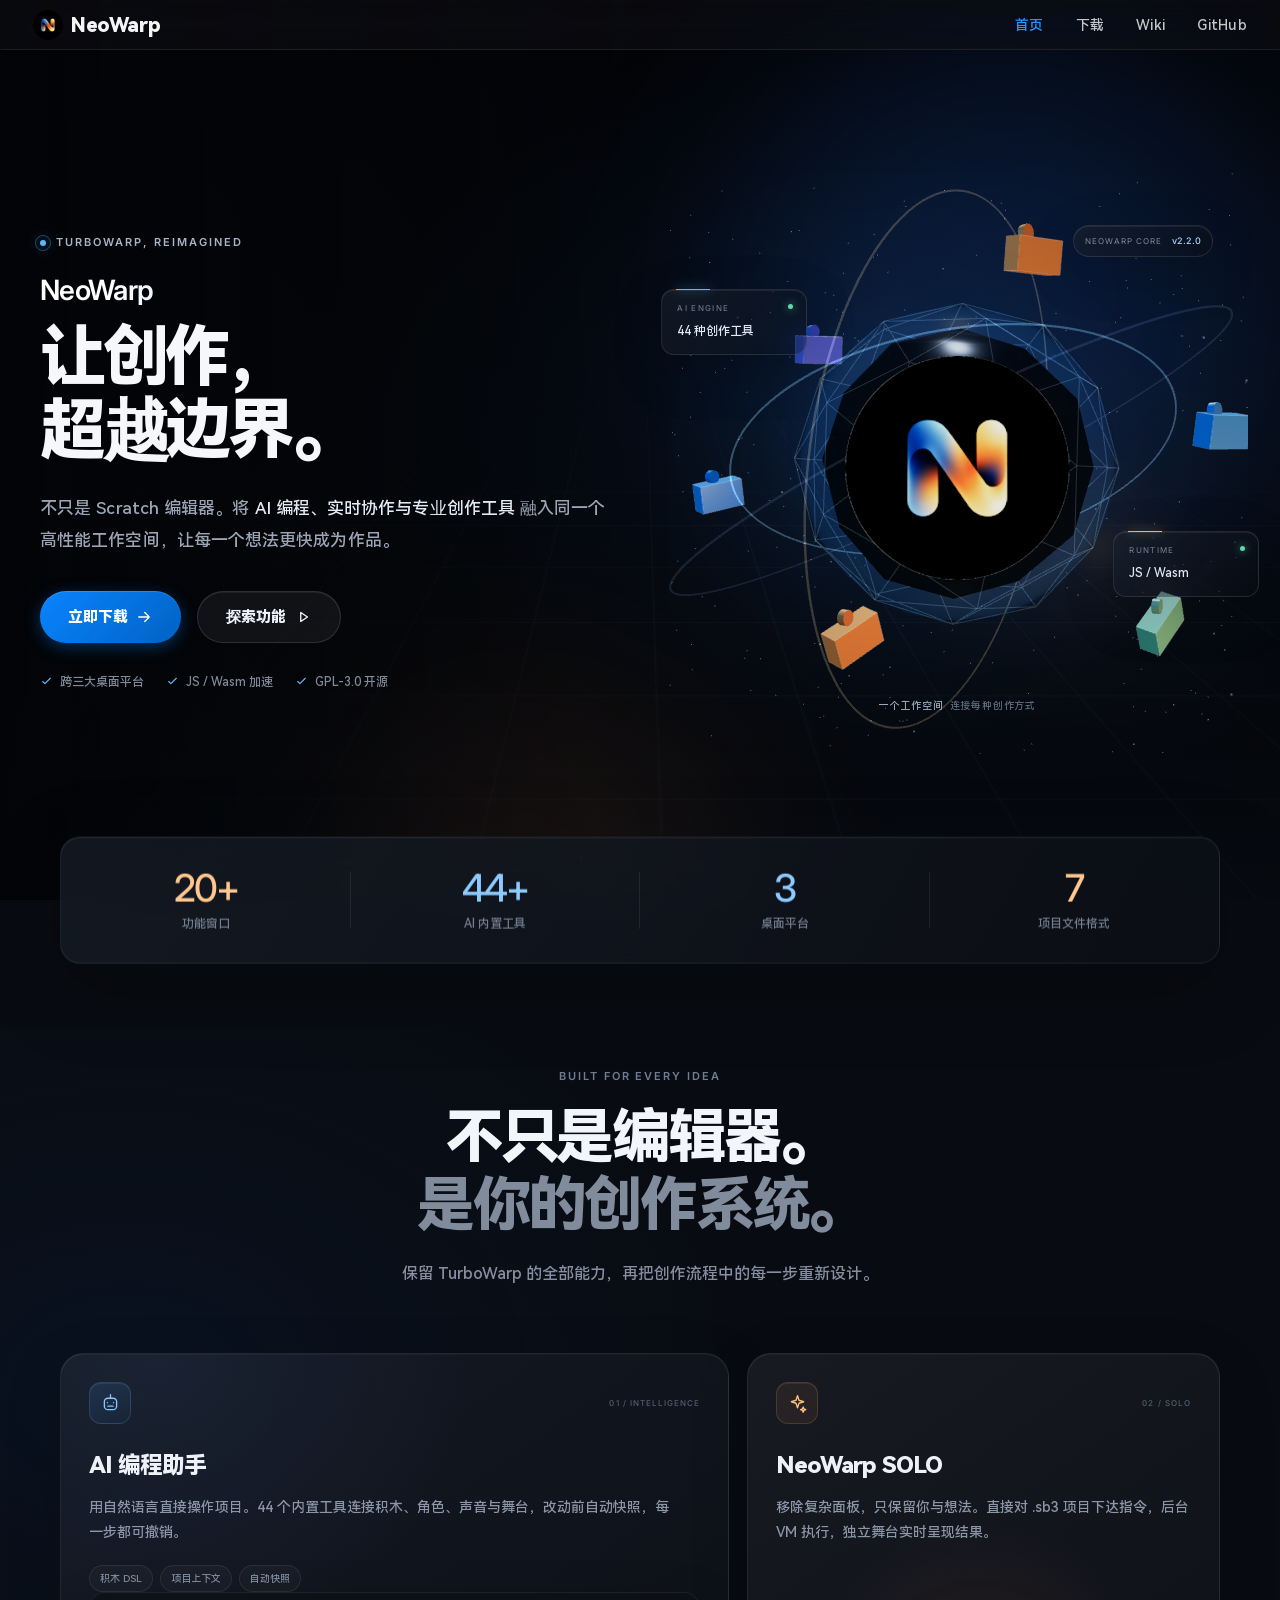
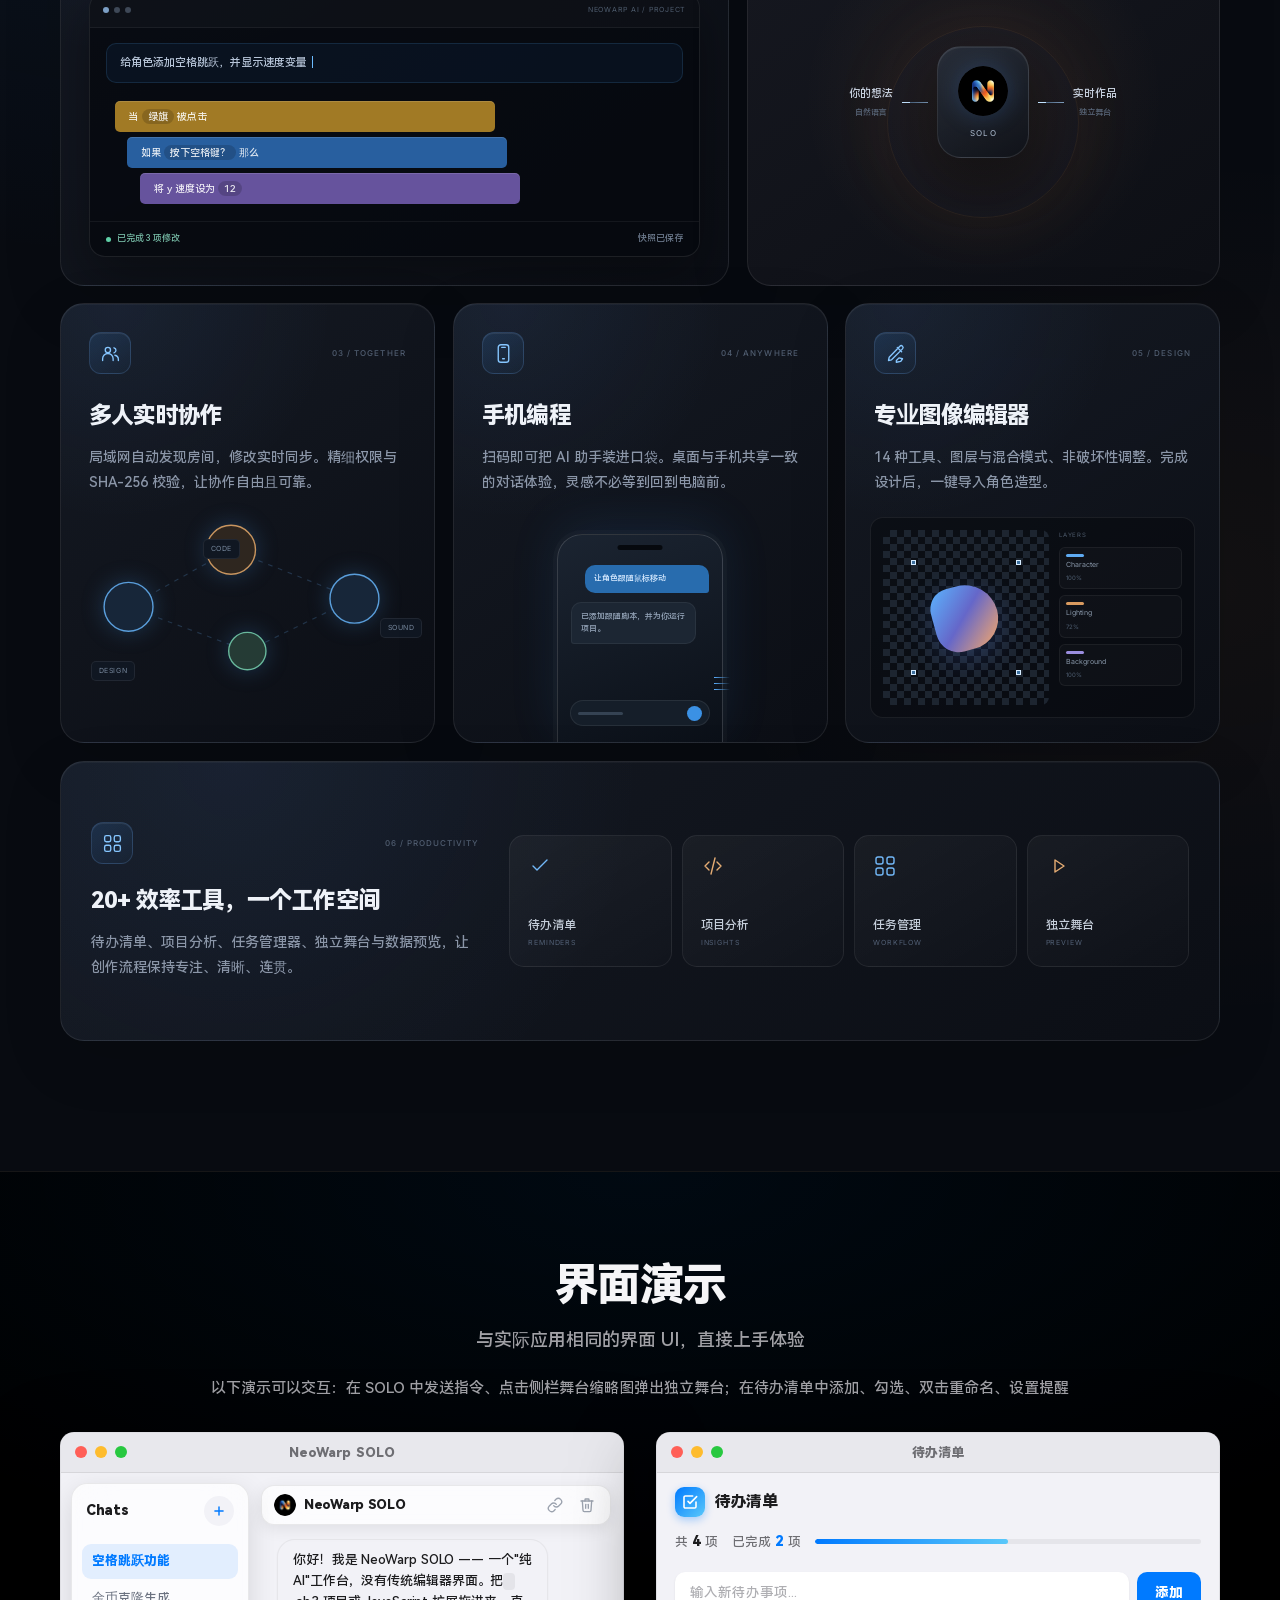
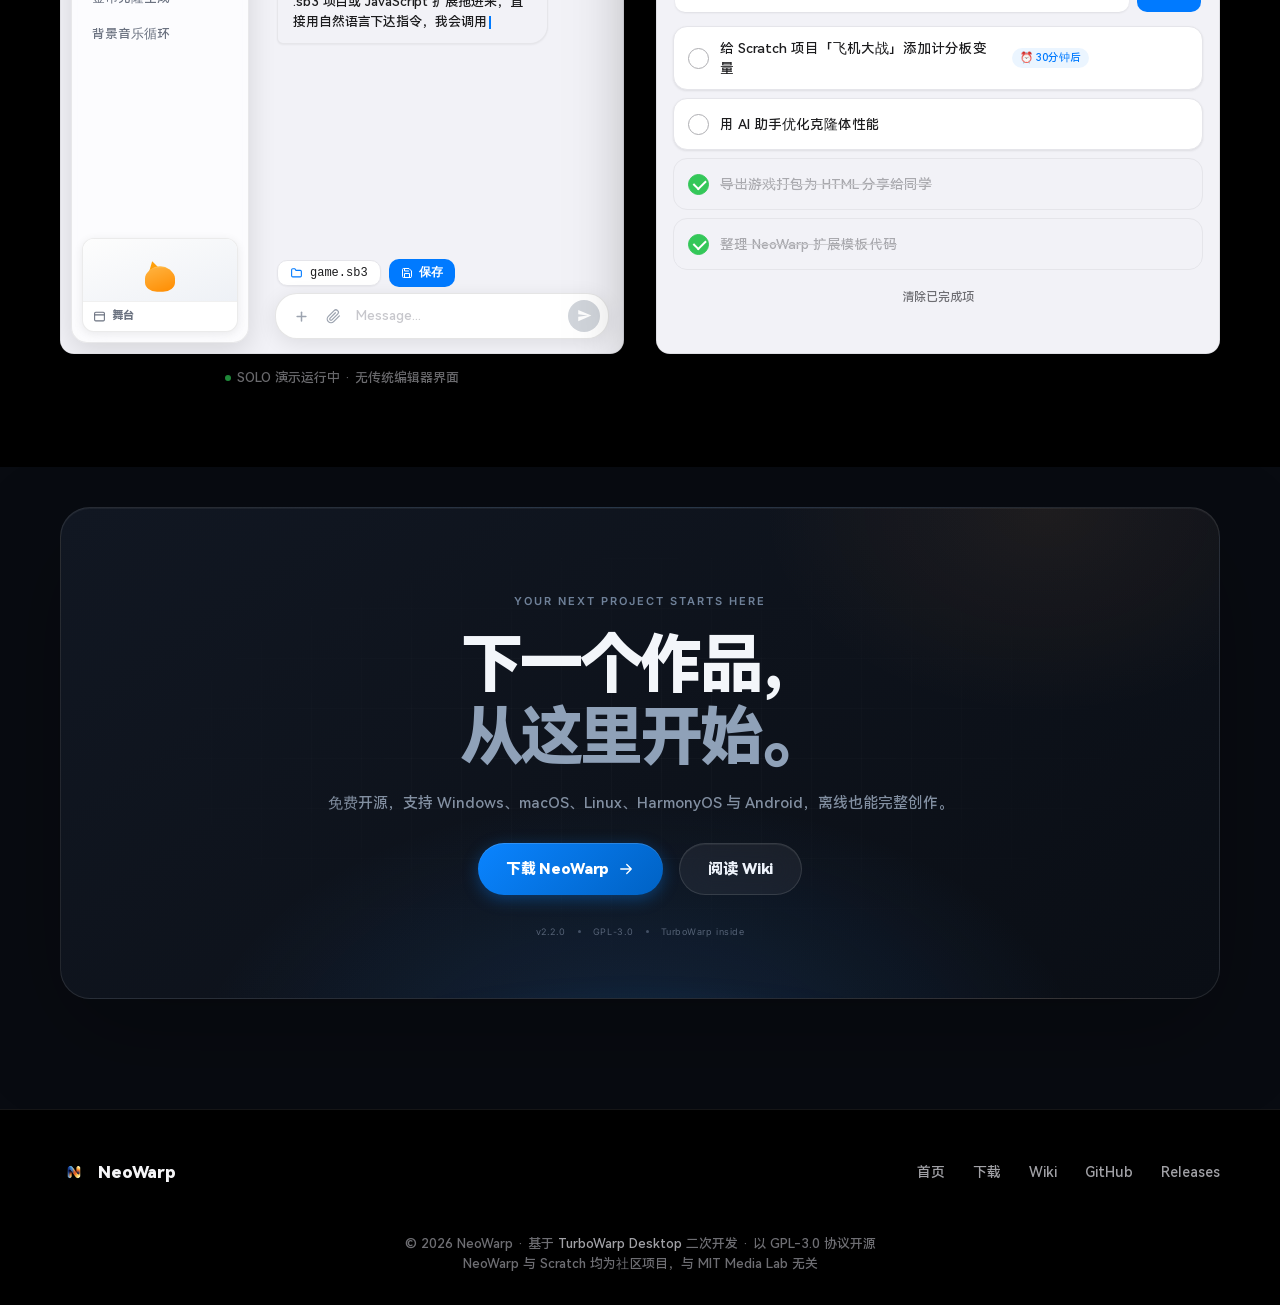
<file: index.html>
<!DOCTYPE html>
<html lang="zh-CN">
<head>
    <meta charset="UTF-8">
    <meta name="viewport" content="width=device-width, initial-scale=1.0">
    <title>NeoWarp - 基于 TurboWarp 的全功能 Scratch 编辑器</title>
    <meta name="description" content="NeoWarp 是基于 TurboWarp Desktop 二次开发的全功能 Scratch 编辑器，内置 AI 编程助手、NeoWarp SOLO、多人协作、手机编程与全套效率工具。">
    <link rel="icon" type="image/png" href="assets/Logo.png">
    <link rel="stylesheet" href="css/style.css?v=20261025b">
    <link rel="stylesheet" href="css/home.css?v=20261025">
    <link rel="preconnect" href="https://fonts.googleapis.com">
    <link rel="preconnect" href="https://fonts.gstatic.com" crossorigin>
    <link href="https://fonts.googleapis.com/css2?family=Inter:wght@300;400;500;600;700&display=swap" rel="stylesheet">
</head>
<body>
    <svg class="svg-sprite" aria-hidden="true">
        <symbol id="icon-arrow" viewBox="0 0 24 24"><path d="M5 12h14M13 6l6 6-6 6"/></symbol>
        <symbol id="icon-ai" viewBox="0 0 24 24"><rect x="5" y="6" width="14" height="13" rx="4"/><path d="M12 2v4M8.5 11h.01M15.5 11h.01M9 15h6"/></symbol>
        <symbol id="icon-solo" viewBox="0 0 24 24"><path d="M12 3l1.7 5.3L19 10l-5.3 1.7L12 17l-1.7-5.3L5 10l5.3-1.7L12 3Z"/><path d="M18.5 16l.8 2.2 2.2.8-2.2.8-.8 2.2-.8-2.2-2.2-.8 2.2-.8.8-2.2Z"/></symbol>
        <symbol id="icon-users" viewBox="0 0 24 24"><circle cx="9" cy="8" r="3"/><path d="M3 20v-2a6 6 0 0 1 12 0v2M16 5.5a3 3 0 0 1 0 5.8M17 14a5 5 0 0 1 4 4.9V20"/></symbol>
        <symbol id="icon-phone" viewBox="0 0 24 24"><rect x="6" y="2" width="12" height="20" rx="3"/><path d="M10 5h4M11 18h2"/></symbol>
        <symbol id="icon-pen" viewBox="0 0 24 24"><path d="m14 5 5 5M4 20l3.5-.8L20 6.7a2.1 2.1 0 0 0-3-3L4.8 16.2 4 20Z"/><path d="m13 20 3-3 4 1-2 3-5 1Z"/></symbol>
        <symbol id="icon-grid" viewBox="0 0 24 24"><rect x="3" y="3" width="7" height="7" rx="2"/><rect x="14" y="3" width="7" height="7" rx="2"/><rect x="3" y="14" width="7" height="7" rx="2"/><rect x="14" y="14" width="7" height="7" rx="2"/></symbol>
        <symbol id="icon-check" viewBox="0 0 24 24"><path d="m5 12 4 4L19 6"/></symbol>
        <symbol id="icon-code" viewBox="0 0 24 24"><path d="m8 8-4 4 4 4M16 8l4 4-4 4M14 4l-4 16"/></symbol>
        <symbol id="icon-play" viewBox="0 0 24 24"><path d="m9 6 9 6-9 6V6Z"/></symbol>
    </svg>

    <!-- Navigation（复刻 SyServer 液态玻璃导航栏） -->
    <nav class="nav">
        <div class="nav-container">
            <a href="index.html" class="nav-logo"><img src="assets/Logo.png" alt="NeoWarp Logo" class="nav-logo-img"><span>NeoWarp</span></a>
            <ul class="nav-links">
                <li><a href="index.html">首页</a></li>
                <li><a href="download.html">下载</a></li>
                <li><a href="wiki.html">Wiki</a></li>
                <li><a href="https://github.com/Shiyuan-318/NeoWarp" target="_blank" rel="noopener">GitHub</a></li>
            </ul>
            <button class="nav-toggle" aria-label="菜单" aria-expanded="false">
                <span></span>
                <span></span>
                <span></span>
            </button>
        </div>
    </nav>

    <!-- Hero -->
    <section id="home" class="home-hero">
        <div class="home-hero-grid" aria-hidden="true"></div>
        <div class="home-hero-glow home-hero-glow-blue" aria-hidden="true"></div>
        <div class="home-hero-glow home-hero-glow-orange" aria-hidden="true"></div>
        <div class="home-hero-inner">
            <div class="home-hero-copy">
                <div class="home-eyebrow"><span class="home-live-dot"></span>TURBOWARP, REIMAGINED</div>
                <h1 class="home-hero-title"><span>NeoWarp</span>让创作，<br>超越边界。</h1>
                <p class="home-hero-tagline">不只是 Scratch 编辑器。将 <strong>AI 编程、实时协作与专业创作工具</strong> 融入同一个高性能工作空间，让每一个想法更快成为作品。</p>
                <div class="hero-actions">
                    <a href="download.html" class="btn btn-primary btn-large">立即下载<svg class="home-button-icon"><use href="#icon-arrow"/></svg></a>
                    <a href="#features" class="btn home-btn-ghost btn-large">探索功能<svg class="home-button-icon"><use href="#icon-play"/></svg></a>
                </div>
                <div class="home-hero-badges" aria-label="产品特性">
                    <span><svg><use href="#icon-check"/></svg>跨三大桌面平台</span>
                    <span><svg><use href="#icon-check"/></svg>JS / Wasm 加速</span>
                    <span><svg><use href="#icon-check"/></svg>GPL-3.0 开源</span>
                </div>
            </div>
            <div class="home-hero-visual" id="heroVisual" aria-label="NeoWarp 三维创作核心">
                <canvas id="heroCanvas" aria-hidden="true"></canvas>
                <div class="hero-visual-fallback" aria-hidden="true"><img src="assets/Logo.png" alt=""></div>
                <div class="hero-hud hero-hud-ai"><span class="hero-hud-label">AI ENGINE</span><strong>44 种创作工具</strong><i></i></div>
                <div class="hero-hud hero-hud-speed"><span class="hero-hud-label">RUNTIME</span><strong>JS / Wasm</strong><i></i></div>
                <div class="hero-hud hero-hud-version"><span>NEOWARP CORE</span><strong>v2.2.0</strong></div>
                <div class="hero-visual-caption"><span>一个工作空间</span><span>连接每种创作方式</span></div>
            </div>
        </div>
        <a class="home-scroll-cue" href="#homeStats" aria-label="向下浏览"><span></span>SCROLL TO EXPLORE</a>
    </section>

    <!-- Stats -->
    <section class="home-stats" id="homeStats" data-animate>
        <div class="home-stats-container">
            <div class="home-stat-card"><span class="stat-number">20+</span><span class="home-stat-label">功能窗口</span></div>
            <div class="home-stat-card"><span class="stat-number">44+</span><span class="home-stat-label">AI 内置工具</span></div>
            <div class="home-stat-card"><span class="stat-number">3</span><span class="home-stat-label">桌面平台</span></div>
            <div class="home-stat-card"><span class="stat-number">7</span><span class="home-stat-label">项目文件格式</span></div>
        </div>
    </section>

    <!-- Features -->
    <section id="features" class="home-features" data-animate>
        <div class="home-section-header">
            <div class="home-eyebrow">BUILT FOR EVERY IDEA</div>
            <h2 class="home-section-title">不只是编辑器。<br><span>是你的创作系统。</span></h2>
            <p class="home-section-subtitle">保留 TurboWarp 的全部能力，再把创作流程中的每一步重新设计。</p>
        </div>
        <div class="home-features-grid">
            <article class="home-feature-card home-feature-ai" data-tilt>
                <div class="home-feature-content">
                    <div class="home-feature-top"><span class="home-feature-icon"><svg><use href="#icon-ai"/></svg></span><span class="home-feature-index">01 / INTELLIGENCE</span></div>
                    <h3>AI 编程助手</h3>
                    <p>用自然语言直接操作项目。44 个内置工具连接积木、角色、声音与舞台，改动前自动快照，每一步都可撤销。</p>
                    <div class="home-feature-tags"><span>积木 DSL</span><span>项目上下文</span><span>自动快照</span></div>
                </div>
                <div class="ai-console" aria-hidden="true">
                    <div class="ai-console-bar"><span></span><span></span><span></span><small>NEOWARP AI / PROJECT</small></div>
                    <div class="ai-command"><span>给角色添加空格跳跃，并显示速度变量</span><i></i></div>
                    <div class="ai-blocks"><div class="code-block block-yellow">当 <b>绿旗</b> 被点击</div><div class="code-block block-blue">如果 <b>按下空格键？</b> 那么</div><div class="code-block block-violet">将 y 速度设为 <b>12</b></div></div>
                    <div class="ai-console-status"><span><i></i>已完成 3 项修改</span><small>快照已保存</small></div>
                </div>
            </article>

            <article class="home-feature-card home-feature-solo" data-tilt>
                <div class="home-feature-content">
                    <div class="home-feature-top"><span class="home-feature-icon"><svg><use href="#icon-solo"/></svg></span><span class="home-feature-index">02 / SOLO</span></div>
                    <h3>NeoWarp SOLO</h3>
                    <p>移除复杂面板，只保留你与想法。直接对 .sb3 项目下达指令，后台 VM 执行，独立舞台实时呈现结果。</p>
                </div>
                <div class="solo-flow" aria-hidden="true"><div><span>你的想法</span><small>自然语言</small></div><i></i><div class="solo-flow-core"><img src="assets/Logo.png" alt=""><span>SOLO</span></div><i></i><div><span>实时作品</span><small>独立舞台</small></div></div>
            </article>

            <article class="home-feature-card home-feature-collab" data-tilt>
                <div class="home-feature-content">
                    <div class="home-feature-top"><span class="home-feature-icon"><svg><use href="#icon-users"/></svg></span><span class="home-feature-index">03 / TOGETHER</span></div>
                    <h3>多人实时协作</h3>
                    <p>局域网自动发现房间，修改实时同步。精细权限与 SHA-256 校验，让协作自由且可靠。</p>
                </div>
                <div class="collab-visual" aria-hidden="true"><svg viewBox="0 0 320 150"><path d="M58 89 146 40 252 82M58 89l102 38 92-45"/><circle cx="58" cy="89" r="21"/><circle cx="146" cy="40" r="21"/><circle cx="252" cy="82" r="21"/><circle class="collab-core" cx="160" cy="127" r="16"/></svg><span class="collab-label label-one">DESIGN</span><span class="collab-label label-two">CODE</span><span class="collab-label label-three">SOUND</span></div>
            </article>

            <article class="home-feature-card home-feature-mobile" data-tilt>
                <div class="home-feature-content">
                    <div class="home-feature-top"><span class="home-feature-icon"><svg><use href="#icon-phone"/></svg></span><span class="home-feature-index">04 / ANYWHERE</span></div>
                    <h3>手机编程</h3>
                    <p>扫码即可把 AI 助手装进口袋。桌面与手机共享一致的对话体验，灵感不必等到回到电脑前。</p>
                </div>
                <div class="mobile-visual" aria-hidden="true"><div class="mobile-phone"><div class="mobile-phone-bar"></div><div class="mobile-message">让角色跟随鼠标移动</div><div class="mobile-message mobile-message-ai">已添加跟随脚本，并为你运行项目。</div><div class="mobile-input"><span></span><i></i></div></div><div class="mobile-signal"><i></i><i></i><i></i></div></div>
            </article>

            <article class="home-feature-card home-feature-editor" data-tilt>
                <div class="home-feature-content">
                    <div class="home-feature-top"><span class="home-feature-icon"><svg><use href="#icon-pen"/></svg></span><span class="home-feature-index">05 / DESIGN</span></div>
                    <h3>专业图像编辑器</h3>
                    <p>14 种工具、图层与混合模式、非破坏性调整。完成设计后，一键导入角色造型。</p>
                </div>
                <div class="editor-visual" aria-hidden="true"><div class="editor-canvas"><div class="editor-shape"></div><span></span><span></span><span></span><span></span></div><div class="editor-layers"><small>LAYERS</small><div><i class="layer-blue"></i><span>Character</span><b>100%</b></div><div><i class="layer-orange"></i><span>Lighting</span><b>72%</b></div><div><i class="layer-violet"></i><span>Background</span><b>100%</b></div></div></div>
            </article>

            <article class="home-feature-card home-feature-tools" data-tilt>
                <div class="home-feature-content">
                    <div class="home-feature-top"><span class="home-feature-icon"><svg><use href="#icon-grid"/></svg></span><span class="home-feature-index">06 / PRODUCTIVITY</span></div>
                    <h3>20+ 效率工具，一个工作空间</h3>
                    <p>待办清单、项目分析、任务管理器、独立舞台与数据预览，让创作流程保持专注、清晰、连贯。</p>
                </div>
                <div class="tools-visual" aria-hidden="true"><div><svg><use href="#icon-check"/></svg><span>待办清单</span><small>REMINDERS</small></div><div><svg><use href="#icon-code"/></svg><span>项目分析</span><small>INSIGHTS</small></div><div><svg><use href="#icon-grid"/></svg><span>任务管理</span><small>WORKFLOW</small></div><div><svg><use href="#icon-play"/></svg><span>独立舞台</span><small>PREVIEW</small></div></div>
            </article>
        </div>
    </section>

    <!-- UI 演示 -->
    <section id="demo" class="demo-section" data-animate>
        <div class="demo-section-inner">
            <div class="section-header">
                <h2 class="section-title">界面演示</h2>
                <p class="section-subtitle">与实际应用相同的界面 UI，直接上手体验</p>
            </div>
            <p class="demo-hint">以下演示可以交互：在 SOLO 中发送指令、点击侧栏舞台缩略图弹出独立舞台；在待办清单中添加、勾选、双击重命名、设置提醒</p>

            <div class="demo-grid">
                <!-- ============ NeoWarp SOLO 演示（对齐实际 AI 助手 / SOLO 窗口） ============ -->
                <div class="solo-demo-wrap">
                    <div class="app-window solo-light" id="soloDemo">
                        <div class="app-titlebar solo-titlebar">
                            <div class="traffic-lights"><span class="tl-close"></span><span class="tl-min"></span><span class="tl-max"></span></div>
                            <span class="app-title">NeoWarp SOLO</span>
                        </div>
                        <div class="solo-body">
                            <!-- 悬浮玻璃侧栏 -->
                            <aside class="nso-sidebar">
                                <div class="nso-sidebar-header">
                                    <span class="nso-sidebar-title">Chats</span>
                                    <button class="nso-new-chat" type="button" title="New chat">
                                        <svg viewBox="0 0 24 24" fill="none" stroke="currentColor" stroke-width="2.5" stroke-linecap="round"><line x1="12" y1="5" x2="12" y2="19"></line><line x1="5" y1="12" x2="19" y2="12"></line></svg>
                                    </button>
                                </div>
                                <!-- 待办联动步骤卡片 -->
                                <div class="nso-sidebar-todo" id="soloSidebarTodo"></div>
                                <div class="nso-chat-list">
                                    <div class="nso-chat-item active">空格跳跃功能</div>
                                    <div class="nso-chat-item">金币克隆生成</div>
                                    <div class="nso-chat-item">背景音乐循环</div>
                                </div>
                                <!-- SOLO：舞台缩略图，点击弹出舞台窗口 -->
                                <div class="nso-stage-preview" id="soloStagePreview" role="button" tabindex="0" title="点击弹出舞台窗口">
                                    <div class="nso-stage-preview-body">
                                        <div class="stage-cat mini">
                                            <div class="cat-ear left"></div>
                                            <div class="cat-head"><div class="cat-eye left"></div><div class="cat-eye right"></div></div>
                                            <div class="cat-body"></div>
                                        </div>
                                    </div>
                                    <div class="nso-stage-preview-label">
                                        <svg class="stage-icon" viewBox="0 0 24 24" fill="none" stroke="currentColor" stroke-width="2" stroke-linecap="round" stroke-linejoin="round"><rect x="3" y="4" width="18" height="16" rx="2"></rect><path d="M3 9h18"></path></svg>
                                        <span>舞台</span>
                                        <span class="nso-stage-live" id="soloStageLive" style="display:none;"><i></i>LIVE</span>
                                    </div>
                                </div>
                            </aside>

                            <!-- 悬浮顶栏 -->
                            <div class="nso-topbar">
                                <img src="assets/Logo.png" alt="" class="nso-logo">
                                <span class="nso-appname">NeoWarp SOLO</span>
                                <span class="nso-topbar-actions">
                                    <button class="nso-icon-btn" type="button" title="手机编程">
                                        <svg viewBox="0 0 24 24" fill="none" stroke="currentColor" stroke-width="2" stroke-linecap="round" stroke-linejoin="round"><path d="M10 13a5 5 0 007.54.54l3-3a5 5 0 00-7.07-7.07l-1.72 1.71"></path><path d="M14 11a5 5 0 00-7.54-.54l-3 3a5 5 0 007.07 7.07l1.71-1.71"></path></svg>
                                    </button>
                                    <button class="nso-icon-btn" type="button" title="Clear chat">
                                        <svg viewBox="0 0 24 24" fill="none" stroke="currentColor" stroke-width="2" stroke-linecap="round" stroke-linejoin="round"><polyline points="3 6 5 6 21 6"></polyline><path d="M19 6l-1 14a2 2 0 01-2 2H8a2 2 0 01-2-2L5 6"></path><path d="M10 11v6"></path><path d="M14 11v6"></path><path d="M9 6V4a1 1 0 011-1h4a1 1 0 011 1v2"></path></svg>
                                    </button>
                                </span>
                            </div>

                            <!-- 聊天区 -->
                            <div class="nso-chat" id="soloChat">
                                <div class="nso-welcome">
                                    <div class="nso-welcome-title">AI Programming Assistant</div>
                                    <div class="nso-welcome-sub">配置好 API 即可开始<br>支持项目代码上下文、流式输出、思维链</div>
                                    <div class="nso-welcome-tags"><span>.sb3 项目</span><span>积木脚本</span><span>流式输出</span></div>
                                </div>
                            </div>

                            <!-- 底部输入坞 -->
                            <div class="nso-dock">
                                <div class="nso-project-bar">
                                    <button class="nso-project-chip" type="button">
                                        <svg viewBox="0 0 24 24" fill="none" stroke="currentColor" stroke-width="2" stroke-linecap="round" stroke-linejoin="round"><path d="M3 7a2 2 0 0 1 2-2h4l2 3h8a2 2 0 0 1 2 2v8a2 2 0 0 1-2 2H5a2 2 0 0 1-2-2V7z"></path></svg>
                                        <span class="nso-project-name">game.sb3</span>
                                    </button>
                                    <button class="nso-save-btn" type="button" title="把当前工程保存回源文件">
                                        <svg viewBox="0 0 24 24" fill="none" stroke="currentColor" stroke-width="2" stroke-linecap="round" stroke-linejoin="round"><path d="M19 21H5a2 2 0 0 1-2-2V5a2 2 0 0 1 2-2h11l5 5v11a2 2 0 0 1-2 2z"></path><polyline points="17 21 17 13 7 13 7 21"></polyline><polyline points="7 3 7 8 15 8"></polyline></svg>
                                        <span>保存</span>
                                    </button>
                                </div>
                                <div class="nso-input-wrapper">
                                    <span class="nso-left-actions">
                                        <button class="nso-action-btn" type="button" title="添加附件">
                                            <svg viewBox="0 0 24 24" fill="none" stroke="currentColor" stroke-width="2.4" stroke-linecap="round"><line x1="12" y1="5" x2="12" y2="19"></line><line x1="5" y1="12" x2="19" y2="12"></line></svg>
                                        </button>
                                        <button class="nso-action-btn" type="button" title="添加文件">
                                            <svg viewBox="0 0 24 24" fill="none" stroke="currentColor" stroke-width="2" stroke-linecap="round" stroke-linejoin="round"><path d="M21.44 11.05l-9.19 9.19a6 6 0 0 1-8.49-8.49l9.19-9.19a4 4 0 0 1 5.66 5.66l-9.2 9.19a2 2 0 0 1-2.83-2.83l8.49-8.48"></path></svg>
                                        </button>
                                    </span>
                                    <textarea class="nso-input" id="soloInput" rows="1" placeholder="Message..."></textarea>
                                    <span class="nso-right-actions">
                                        <button class="nso-send" id="soloSendBtn" type="button" aria-label="Send" disabled>
                                            <svg viewBox="0 0 24 24" fill="currentColor"><path d="M2.01 21L23 12 2.01 3 2 10l15 2-15 2z"></path></svg>
                                        </button>
                                    </span>
                                </div>
                            </div>
                        </div>
                    </div>

                    <!-- 独立舞台弹窗 -->
                    <div class="solo-stage">
                        <div class="solo-stage-head">
                            <span>独立舞台 · 2x</span>
                            <button class="solo-stage-close" type="button" title="关闭">✕</button>
                        </div>
                        <div class="solo-stage-screen" id="soloStageScreen">
                            <div class="stage-cat">
                                <div class="cat-ear left"></div>
                                <div class="cat-head"><div class="cat-eye left"></div><div class="cat-eye right"></div></div>
                                <div class="cat-body"></div>
                            </div>
                        </div>
                        <div class="solo-stage-controls">
                            <button class="stage-ctl flag" type="button" title="绿旗">⚑</button>
                            <button class="stage-ctl pause" type="button" title="暂停">⏸</button>
                            <button class="stage-ctl stop" type="button" title="停止">⏹</button>
                        </div>
                        <div class="solo-stage-vars"></div>
                        <div class="solo-stage-ask">
                            <div class="ask-question"></div>
                            <div class="ask-row">
                                <input type="text" placeholder="输入回答…">
                                <button type="button">发送</button>
                            </div>
                        </div>
                    </div>

                    <div class="solo-window-note"><span class="note-dot"></span>SOLO 演示运行中 · 无传统编辑器界面</div>
                </div>

                <!-- ============ 待办清单演示（对齐实际 todo-list 窗口） ============ -->
                <div class="app-window solo-light" id="todoDemo">
                    <div class="app-titlebar todo-titlebar">
                        <div class="traffic-lights"><span class="tl-close"></span><span class="tl-min"></span><span class="tl-max"></span></div>
                        <span class="app-title">待办清单</span>
                    </div>
                    <div class="td-body">
                        <div class="td-header">
                            <div class="td-header-left">
                                <div class="td-icon-badge">
                                    <svg viewBox="0 0 24 24" fill="none" stroke="currentColor" stroke-width="2.4" stroke-linecap="round" stroke-linejoin="round"><path d="M9 11l3 3L22 4"></path><path d="M21 12v7a2 2 0 01-2 2H5a2 2 0 01-2-2V5a2 2 0 012-2h11"></path></svg>
                                </div>
                                <span class="td-title">待办清单</span>
                            </div>
                        </div>
                        <div class="td-stats">
                            <div class="td-stat"><span>共</span><span class="td-stat-value" id="tdTotal">0</span><span>项</span></div>
                            <div class="td-stat"><span>已完成</span><span class="td-stat-value accent" id="tdDone">0</span><span>项</span></div>
                            <div class="td-progress-track"><div class="td-progress-fill" id="tdProgressFill"></div></div>
                        </div>
                        <div class="td-main">
                            <div class="td-add-bar">
                                <input class="td-add-input" id="tdInput" type="text" placeholder="输入新待办事项..." maxlength="200" autocomplete="off">
                                <button class="td-add-btn" id="tdAddBtn" type="button">添加</button>
                            </div>
                            <div class="td-list" id="tdList"></div>
                            <div class="td-empty" id="tdEmpty">
                                <div class="td-empty-icon">
                                    <svg viewBox="0 0 24 24" fill="none" stroke="currentColor" stroke-width="1.5" stroke-linecap="round" stroke-linejoin="round"><rect x="3" y="5" width="18" height="14" rx="2" ry="2"></rect><line x1="3" y1="10" x2="21" y2="10"></line></svg>
                                </div>
                                <div class="td-empty-text">暂无待办事项<br>在上方输入框添加新的任务吧</div>
                            </div>
                            <div class="td-clear-bar" id="tdClearBar" style="display:none;">
                                <button class="td-clear-btn" id="tdClearDone" type="button">清除已完成项</button>
                            </div>
                        </div>
                        <!-- 提醒设置对话框 -->
                        <div class="td-reminder-overlay" id="tdReminderOverlay">
                            <div class="td-reminder-dialog">
                                <div class="td-reminder-title">设置提醒时间</div>
                                <div class="td-reminder-content">
                                    <div class="td-reminder-presets" id="tdPresets">
                                        <button class="td-preset" data-min="10" type="button">10分钟</button>
                                        <button class="td-preset" data-min="30" type="button">30分钟</button>
                                        <button class="td-preset" data-min="60" type="button">1小时</button>
                                        <button class="td-preset" data-min="120" type="button">2小时</button>
                                        <button class="td-preset" data-min="1440" type="button">明天</button>
                                    </div>
                                    <div class="td-reminder-actions">
                                        <button class="td-rbtn cancel" id="tdReminderCancel" type="button">取消</button>
                                        <button class="td-rbtn remove" id="tdReminderRemove" type="button">移除提醒</button>
                                        <button class="td-rbtn confirm" id="tdReminderConfirm" type="button">确定</button>
                                    </div>
                                </div>
                            </div>
                        </div>
                        <div class="td-toast" id="tdToast"></div>
                    </div>
                </div>
            </div>
        </div>
    </section>

    <!-- CTA -->
    <section class="home-cta" data-animate>
        <div class="home-cta-panel">
            <div class="home-cta-orbit" aria-hidden="true"><i></i><i></i><i></i></div>
            <div class="home-eyebrow">YOUR NEXT PROJECT STARTS HERE</div>
            <h2>下一个作品，<br><span>从这里开始。</span></h2>
            <p>免费开源，支持 Windows、macOS、Linux、HarmonyOS 与 Android，离线也能完整创作。</p>
            <div class="cta-actions">
                <a href="download.html" class="btn btn-primary btn-large">下载 NeoWarp<svg class="home-button-icon"><use href="#icon-arrow"/></svg></a>
                <a href="wiki.html" class="btn home-btn-ghost btn-large">阅读 Wiki</a>
            </div>
            <div class="home-cta-meta"><span>v2.2.0</span><i></i><span>GPL-3.0</span><i></i><span>TurboWarp inside</span></div>
        </div>
    </section>

    <!-- Footer -->
    <footer class="footer">
        <div class="footer-inner">
            <div class="footer-brand">
                <img src="assets/Logo.png" alt="NeoWarp Logo">
                <span>NeoWarp</span>
            </div>
            <div class="footer-links">
                <a href="index.html">首页</a>
                <a href="download.html">下载</a>
                <a href="wiki.html">Wiki</a>
                <a href="https://github.com/Shiyuan-318/NeoWarp" target="_blank" rel="noopener">GitHub</a>
                <a href="https://github.com/Shiyuan-318/NeoWarp/releases" target="_blank" rel="noopener">Releases</a>
            </div>
            <div class="footer-copy">
                © <span id="footerYear">2026</span> NeoWarp · 基于 <a href="https://github.com/TurboWarp/desktop" target="_blank" rel="noopener">TurboWarp Desktop</a> 二次开发 · 以 GPL-3.0 协议开源<br>
                NeoWarp 与 Scratch 均为社区项目，与 MIT Media Lab 无关
            </div>
        </div>
    </footer>

    <script type="module" src="js/nav.js"></script>
    <script type="module" src="js/main.js"></script>
    <script type="module" src="js/home.js"></script>
    <script type="module" src="js/solo-demo.js"></script>
    <script type="module" src="js/todo-demo.js"></script>
</body>
</html>
</file>
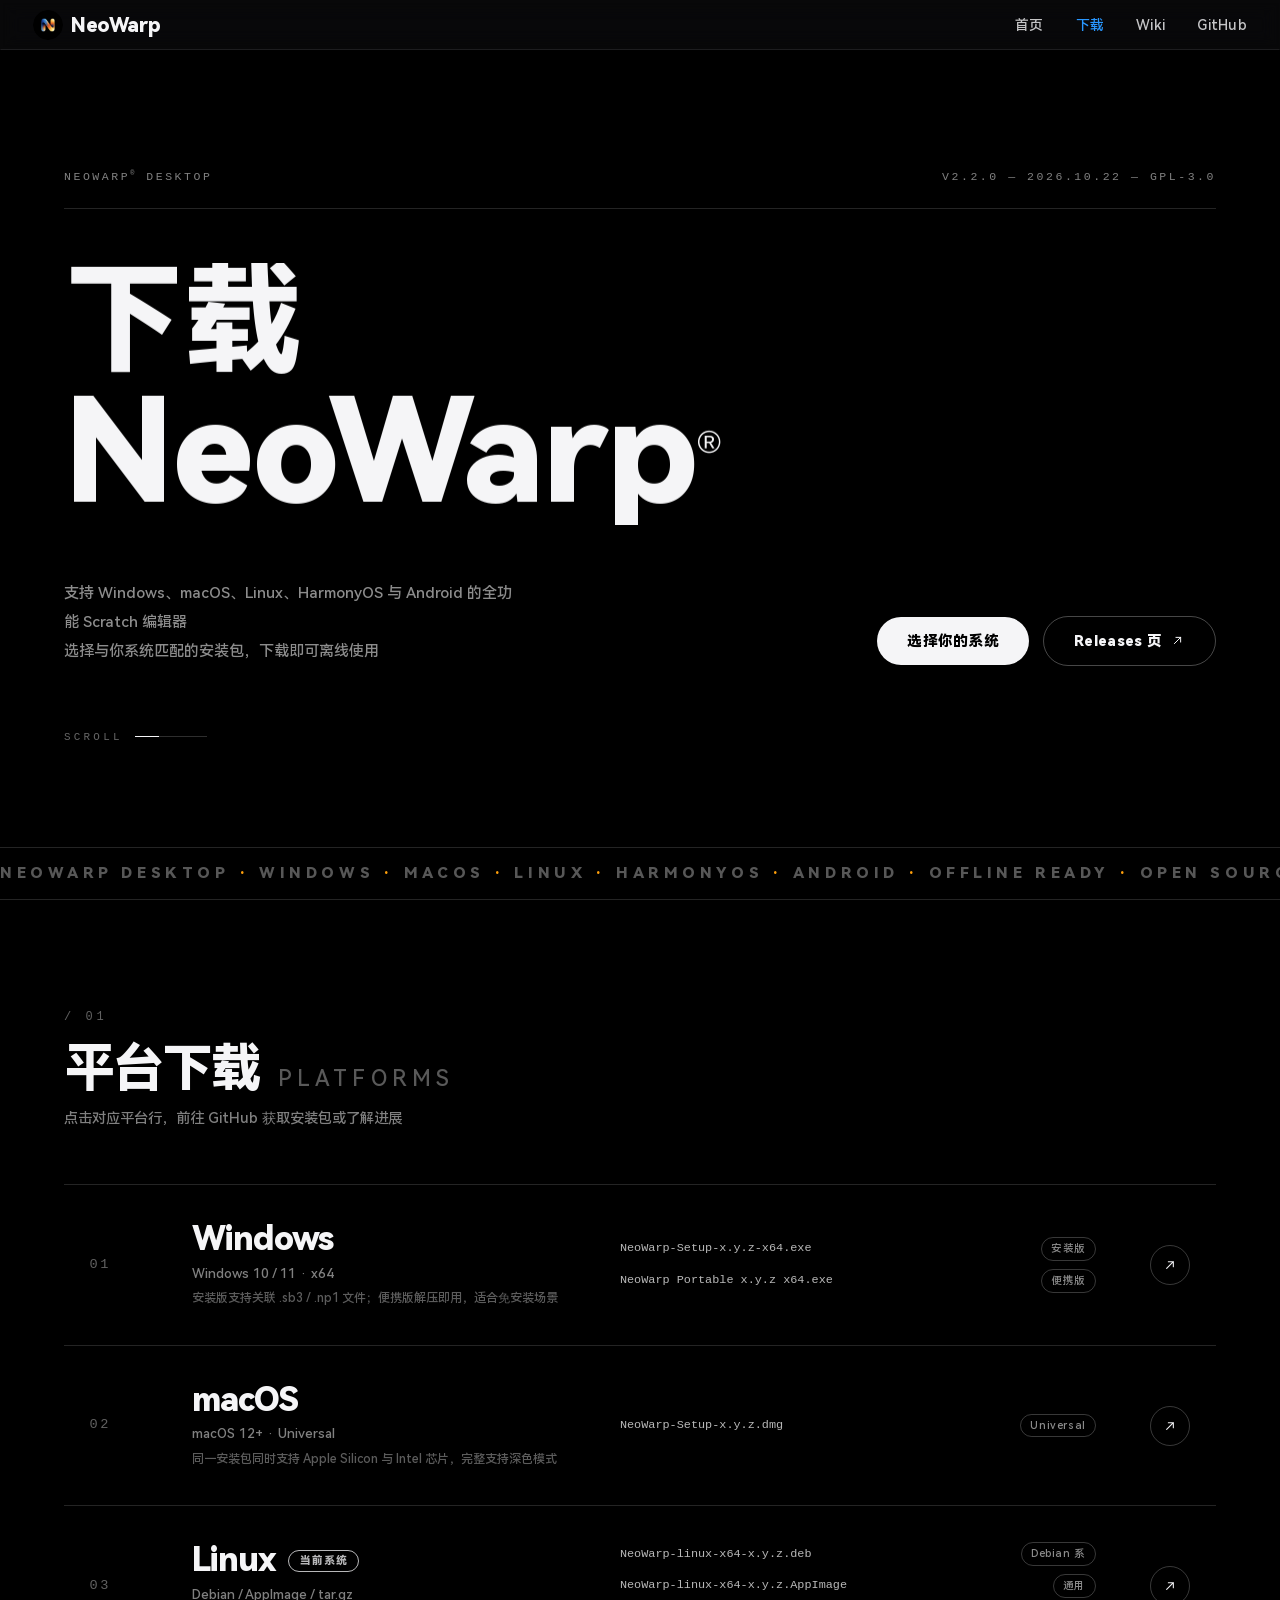
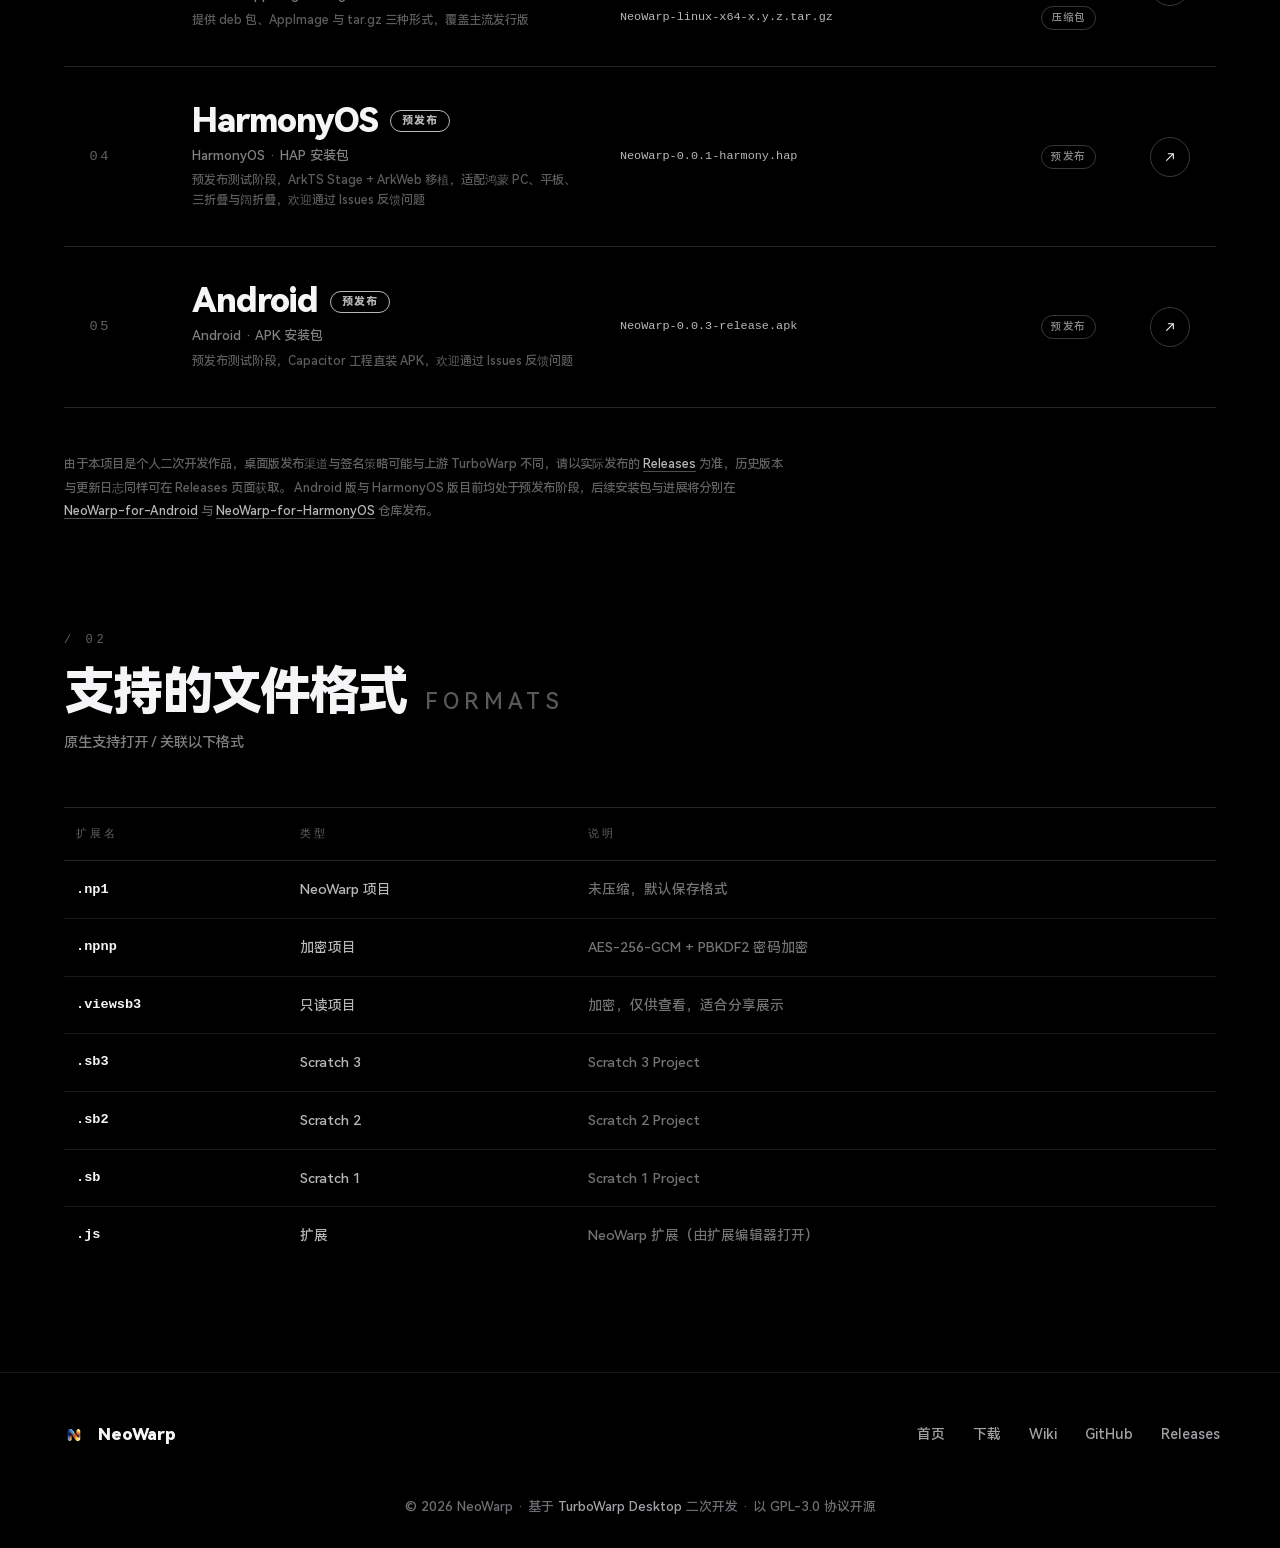
<file: download.html>
<!DOCTYPE html>
<html lang="zh-CN">
<head>
    <meta charset="UTF-8">
    <meta name="viewport" content="width=device-width, initial-scale=1.0">
    <title>下载 - NeoWarp</title>
    <meta name="description" content="下载 NeoWarp —— 支持 Windows、macOS、Linux、HarmonyOS 与 Android 的全功能 Scratch 编辑器。">
    <link rel="icon" type="image/png" href="assets/Logo.png">
    <link rel="stylesheet" href="css/style.css?v=20261031b">
    <link rel="stylesheet" href="css/download.css?v=20261031b">
</head>
<body class="download-page">
    <nav class="nav">
        <div class="nav-container">
            <a href="index.html" class="nav-logo"><img src="assets/Logo.png" alt="NeoWarp Logo" class="nav-logo-img"><span>NeoWarp</span></a>
            <ul class="nav-links">
                <li><a href="index.html">首页</a></li>
                <li><a href="download.html">下载</a></li>
                <li><a href="wiki.html">Wiki</a></li>
                <li><a href="https://github.com/Shiyuan-318/NeoWarp" target="_blank" rel="noopener">GitHub</a></li>
            </ul>
            <button class="nav-toggle" aria-label="菜单" aria-expanded="false">
                <span></span>
                <span></span>
                <span></span>
            </button>
            <div class="nav-page-title" id="navPageTitle">下载</div>
        </div>
    </nav>

    <main>
        <!-- Hero：编辑风超大排版 -->
        <section class="dl-hero">
            <div class="dl-hero-inner">
                <div class="dl-meta">
                    <span>NEOWARP<sup>®</sup> DESKTOP</span>
                    <span>V2.2.0 — 2026.10.22 — GPL-3.0</span>
                </div>
                <h1 class="dl-title">
                    <span class="dl-line"><span class="dl-line-inner">下载</span></span>
                    <span class="dl-line"><span class="dl-line-inner">NeoWarp<sup>®</sup></span></span>
                </h1>
                <div class="dl-hero-foot">
                    <p class="dl-sub">支持 Windows、macOS、Linux、HarmonyOS 与 Android 的全功能 Scratch 编辑器<br>选择与你系统匹配的安装包，下载即可离线使用</p>
                    <div class="dl-actions">
                        <a class="dl-btn dl-btn-solid" href="#platforms">选择你的系统</a>
                        <a class="dl-btn dl-btn-line" href="https://github.com/Shiyuan-318/NeoWarp/releases" target="_blank" rel="noopener">Releases 页<svg viewBox="0 0 24 24" aria-hidden="true"><path d="M7 17 17 7m0 0H9.5M17 7v7.5" stroke="currentColor" stroke-width="1.6" stroke-linecap="round" stroke-linejoin="round" fill="none"/></svg></a>
                    </div>
                </div>
                <a class="dl-scroll" href="#platforms" aria-label="向下滚动查看平台下载">
                    <span class="dl-scroll-text">SCROLL</span>
                    <span class="dl-scroll-line" aria-hidden="true"></span>
                </a>
            </div>
            <div class="dl-marquee" aria-hidden="true">
                <div class="dl-marquee-track">
                    <span>NEOWARP DESKTOP<i>·</i>WINDOWS<i>·</i>MACOS<i>·</i>LINUX<i>·</i>HARMONYOS<i>·</i>ANDROID<i>·</i>OFFLINE READY<i>·</i>OPEN SOURCE<i>·</i></span>
                    <span>NEOWARP DESKTOP<i>·</i>WINDOWS<i>·</i>MACOS<i>·</i>LINUX<i>·</i>HARMONYOS<i>·</i>ANDROID<i>·</i>OFFLINE READY<i>·</i>OPEN SOURCE<i>·</i></span>
                </div>
            </div>
        </section>

        <!-- 平台下载：编号行 -->
        <section class="dl-section" id="platforms">
            <header class="dl-head" data-animate>
                <span class="dl-index">/ 01</span>
                <h2>平台下载<em>PLATFORMS</em></h2>
                <p>点击对应平台行，前往 GitHub 获取安装包或了解进展</p>
            </header>

            <div class="dl-rows">
                <a class="dl-row" data-platform="windows" data-animate href="https://github.com/Shiyuan-318/NeoWarp/releases" target="_blank" rel="noopener" aria-label="前往 GitHub Releases 页面下载 Windows 版">
                    <span class="dl-row-index">01</span>
                    <span class="dl-row-main">
                        <span class="dl-row-title">Windows<span class="dl-badge" data-current hidden>当前系统</span></span>
                        <span class="dl-row-sub">Windows 10 / 11 · x64</span>
                        <span class="dl-row-note">安装版支持关联 .sb3 / .np1 文件；便携版解压即用，适合免安装场景</span>
                    </span>
                    <span class="dl-row-files">
                        <span class="dl-file"><span class="dl-file-name">NeoWarp-Setup-x.y.z-x64.exe</span><span class="dl-file-tag">安装版</span></span>
                        <span class="dl-file"><span class="dl-file-name">NeoWarp Portable x.y.z x64.exe</span><span class="dl-file-tag">便携版</span></span>
                    </span>
                    <span class="dl-row-arrow" aria-hidden="true"><svg viewBox="0 0 24 24"><path d="M7 17 17 7m0 0H9.5M17 7v7.5" stroke="currentColor" stroke-width="1.6" stroke-linecap="round" stroke-linejoin="round" fill="none"/></svg></span>
                </a>

                <a class="dl-row" data-platform="macos" data-animate href="https://github.com/Shiyuan-318/NeoWarp/releases" target="_blank" rel="noopener" aria-label="前往 GitHub Releases 页面下载 macOS 版">
                    <span class="dl-row-index">02</span>
                    <span class="dl-row-main">
                        <span class="dl-row-title">macOS<span class="dl-badge" data-current hidden>当前系统</span></span>
                        <span class="dl-row-sub">macOS 12+ · Universal</span>
                        <span class="dl-row-note">同一安装包同时支持 Apple Silicon 与 Intel 芯片，完整支持深色模式</span>
                    </span>
                    <span class="dl-row-files">
                        <span class="dl-file"><span class="dl-file-name">NeoWarp-Setup-x.y.z.dmg</span><span class="dl-file-tag">Universal</span></span>
                    </span>
                    <span class="dl-row-arrow" aria-hidden="true"><svg viewBox="0 0 24 24"><path d="M7 17 17 7m0 0H9.5M17 7v7.5" stroke="currentColor" stroke-width="1.6" stroke-linecap="round" stroke-linejoin="round" fill="none"/></svg></span>
                </a>

                <a class="dl-row" data-platform="linux" data-animate href="https://github.com/Shiyuan-318/NeoWarp/releases" target="_blank" rel="noopener" aria-label="前往 GitHub Releases 页面下载 Linux 版">
                    <span class="dl-row-index">03</span>
                    <span class="dl-row-main">
                        <span class="dl-row-title">Linux<span class="dl-badge" data-current hidden>当前系统</span></span>
                        <span class="dl-row-sub">Debian / AppImage / tar.gz</span>
                        <span class="dl-row-note">提供 deb 包、AppImage 与 tar.gz 三种形式，覆盖主流发行版</span>
                    </span>
                    <span class="dl-row-files">
                        <span class="dl-file"><span class="dl-file-name">NeoWarp-linux-x64-x.y.z.deb</span><span class="dl-file-tag">Debian 系</span></span>
                        <span class="dl-file"><span class="dl-file-name">NeoWarp-linux-x64-x.y.z.AppImage</span><span class="dl-file-tag">通用</span></span>
                        <span class="dl-file"><span class="dl-file-name">NeoWarp-linux-x64-x.y.z.tar.gz</span><span class="dl-file-tag">压缩包</span></span>
                    </span>
                    <span class="dl-row-arrow" aria-hidden="true"><svg viewBox="0 0 24 24"><path d="M7 17 17 7m0 0H9.5M17 7v7.5" stroke="currentColor" stroke-width="1.6" stroke-linecap="round" stroke-linejoin="round" fill="none"/></svg></span>
                </a>

                <a class="dl-row" data-platform="harmonyos" data-animate href="https://github.com/NeoWarpEditor/NeoWarp-for-HarmonyOS/releases" target="_blank" rel="noopener" aria-label="前往 GitHub Releases 页面下载 HarmonyOS 版 HAP 安装包">
                    <span class="dl-row-index">04</span>
                    <span class="dl-row-main">
                        <span class="dl-row-title">HarmonyOS<span class="dl-badge">预发布</span><span class="dl-badge" data-current hidden>当前系统</span></span>
                        <span class="dl-row-sub">HarmonyOS · HAP 安装包</span>
                        <span class="dl-row-note">预发布测试阶段，ArkTS Stage + ArkWeb 移植，适配鸿蒙 PC、平板、三折叠与阔折叠，欢迎通过 Issues 反馈问题</span>
                    </span>
                    <span class="dl-row-files">
                        <span class="dl-file"><span class="dl-file-name">NeoWarp-0.0.1-harmony.hap</span><span class="dl-file-tag">预发布</span></span>
                    </span>
                    <span class="dl-row-arrow" aria-hidden="true"><svg viewBox="0 0 24 24"><path d="M7 17 17 7m0 0H9.5M17 7v7.5" stroke="currentColor" stroke-width="1.6" stroke-linecap="round" stroke-linejoin="round" fill="none"/></svg></span>
                </a>

                <a class="dl-row" data-platform="android" data-animate href="https://github.com/NeoWarpEditor/NeoWarp-for-Android/releases" target="_blank" rel="noopener" aria-label="前往 GitHub Releases 页面下载 Android 版 APK">
                    <span class="dl-row-index">05</span>
                    <span class="dl-row-main">
                        <span class="dl-row-title">Android<span class="dl-badge">预发布</span><span class="dl-badge" data-current hidden>当前系统</span></span>
                        <span class="dl-row-sub">Android · APK 安装包</span>
                        <span class="dl-row-note">预发布测试阶段，Capacitor 工程直装 APK，欢迎通过 Issues 反馈问题</span>
                    </span>
                    <span class="dl-row-files">
                        <span class="dl-file"><span class="dl-file-name">NeoWarp-0.0.3-release.apk</span><span class="dl-file-tag">预发布</span></span>
                    </span>
                    <span class="dl-row-arrow" aria-hidden="true"><svg viewBox="0 0 24 24"><path d="M7 17 17 7m0 0H9.5M17 7v7.5" stroke="currentColor" stroke-width="1.6" stroke-linecap="round" stroke-linejoin="round" fill="none"/></svg></span>
                </a>
            </div>

            <p class="dl-footnote" data-animate>
                由于本项目是个人二次开发作品，桌面版发布渠道与签名策略可能与上游 TurboWarp 不同，请以实际发布的
                <a href="https://github.com/Shiyuan-318/NeoWarp/releases" target="_blank" rel="noopener">Releases</a> 为准，历史版本与更新日志同样可在 Releases 页面获取。
                Android 版与 HarmonyOS 版目前均处于预发布阶段，后续安装包与进展将分别在
                <a href="https://github.com/NeoWarpEditor/NeoWarp-for-Android" target="_blank" rel="noopener">NeoWarp-for-Android</a> 与
                <a href="https://github.com/NeoWarpEditor/NeoWarp-for-HarmonyOS" target="_blank" rel="noopener">NeoWarp-for-HarmonyOS</a> 仓库发布。
            </p>
        </section>

        <!-- 文件格式：发丝线列表 -->
        <section class="dl-section" id="formats">
            <header class="dl-head" data-animate>
                <span class="dl-index">/ 02</span>
                <h2>支持的文件格式<em>FORMATS</em></h2>
                <p>原生支持打开 / 关联以下格式</p>
            </header>

            <table class="format-table" data-animate>
                <thead>
                    <tr>
                        <th>扩展名</th>
                        <th>类型</th>
                        <th>说明</th>
                    </tr>
                </thead>
                <tbody>
                    <tr><td>.np1</td><td>NeoWarp 项目</td><td>未压缩，默认保存格式</td></tr>
                    <tr><td>.npnp</td><td>加密项目</td><td>AES-256-GCM + PBKDF2 密码加密</td></tr>
                    <tr><td>.viewsb3</td><td>只读项目</td><td>加密，仅供查看，适合分享展示</td></tr>
                    <tr><td>.sb3</td><td>Scratch 3</td><td>Scratch 3 Project</td></tr>
                    <tr><td>.sb2</td><td>Scratch 2</td><td>Scratch 2 Project</td></tr>
                    <tr><td>.sb</td><td>Scratch 1</td><td>Scratch 1 Project</td></tr>
                    <tr><td>.js</td><td>扩展</td><td>NeoWarp 扩展（由扩展编辑器打开）</td></tr>
                </tbody>
            </table>
        </section>
    </main>

    <footer class="footer">
        <div class="footer-inner">
            <div class="footer-brand">
                <img src="assets/Logo.png" alt="NeoWarp Logo">
                <span>NeoWarp</span>
            </div>
            <div class="footer-links">
                <a href="index.html">首页</a>
                <a href="download.html">下载</a>
                <a href="wiki.html">Wiki</a>
                <a href="https://github.com/Shiyuan-318/NeoWarp" target="_blank" rel="noopener">GitHub</a>
                <a href="https://github.com/Shiyuan-318/NeoWarp/releases" target="_blank" rel="noopener">Releases</a>
            </div>
            <div class="footer-copy">
                © <span id="footerYear">2026</span> NeoWarp · 基于 <a href="https://github.com/TurboWarp/desktop" target="_blank" rel="noopener">TurboWarp Desktop</a> 二次开发 · 以 GPL-3.0 协议开源
            </div>
        </div>
    </footer>

    <script type="module" src="js/nav.js?v=20261031b"></script>
    <script type="module" src="js/main.js?v=20261031b"></script>
    <script type="module" src="js/download.js?v=20261120a"></script>
</body>
</html>
</file>
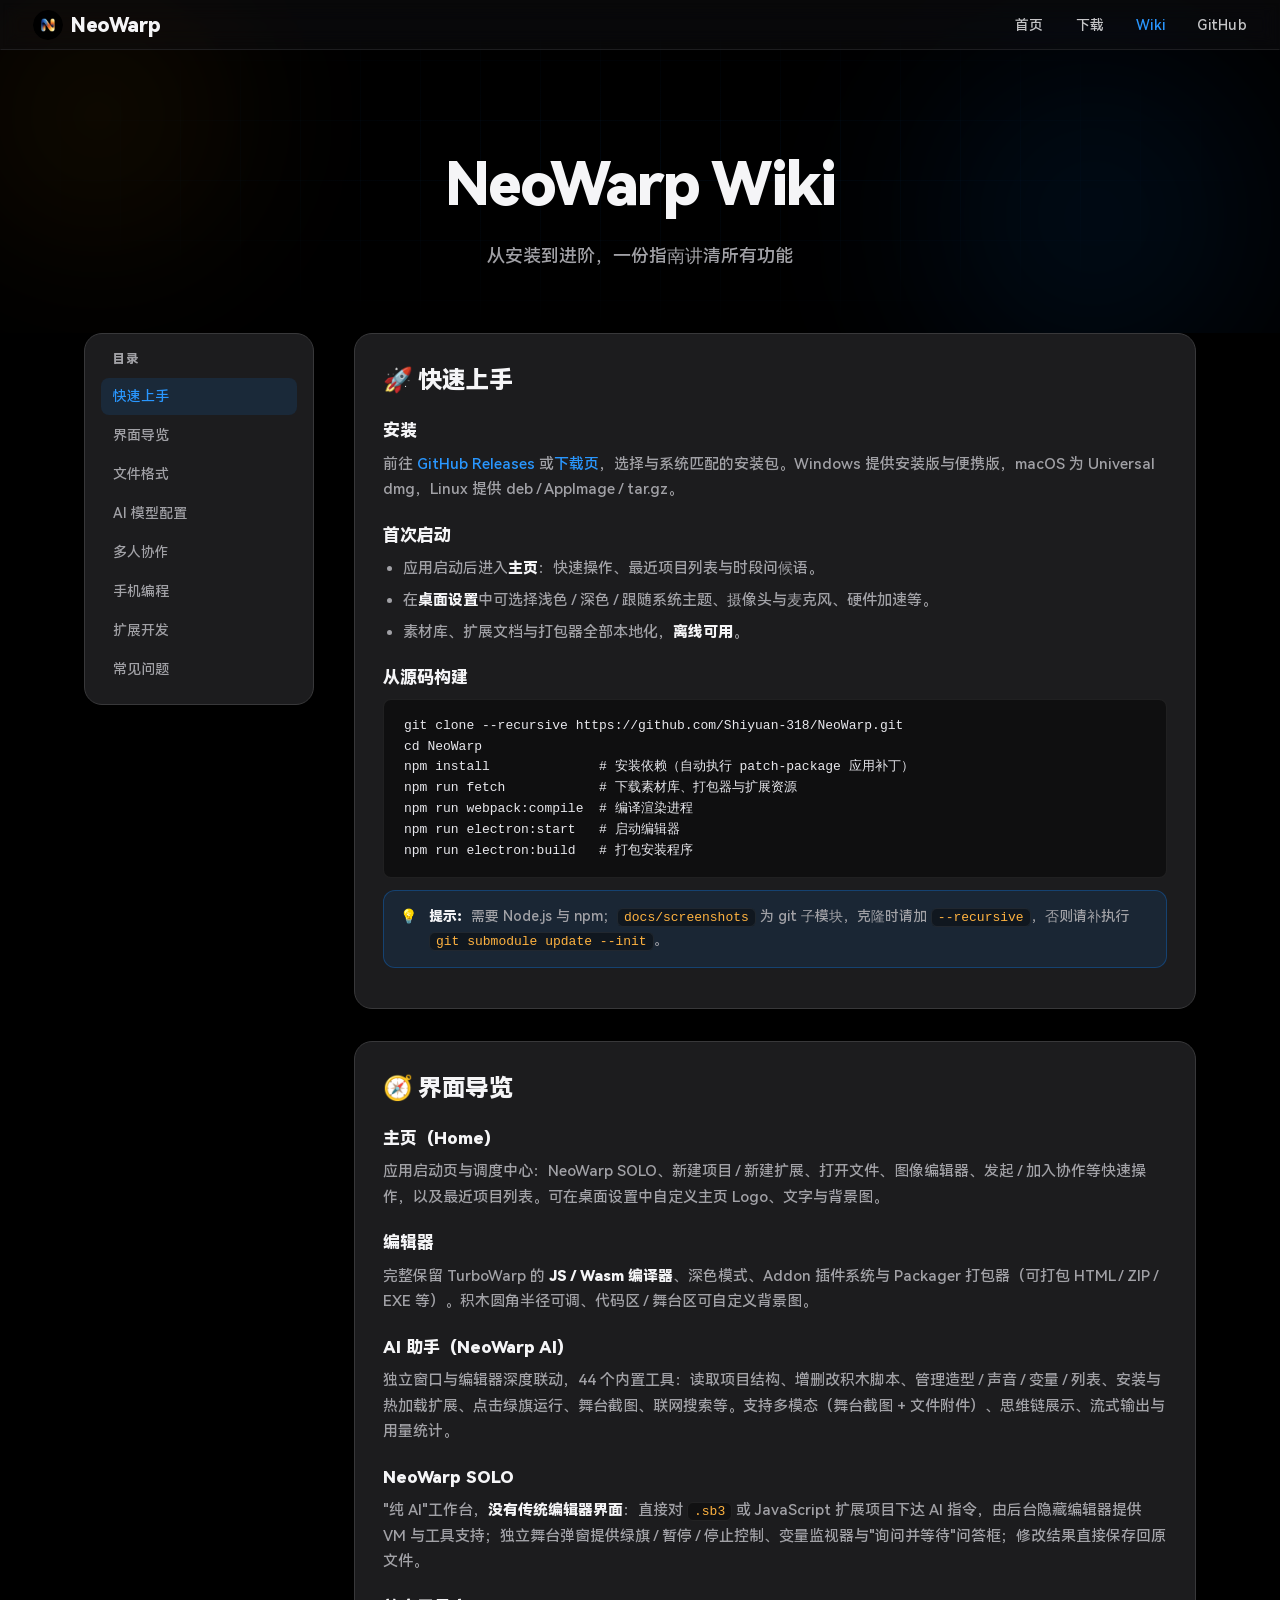
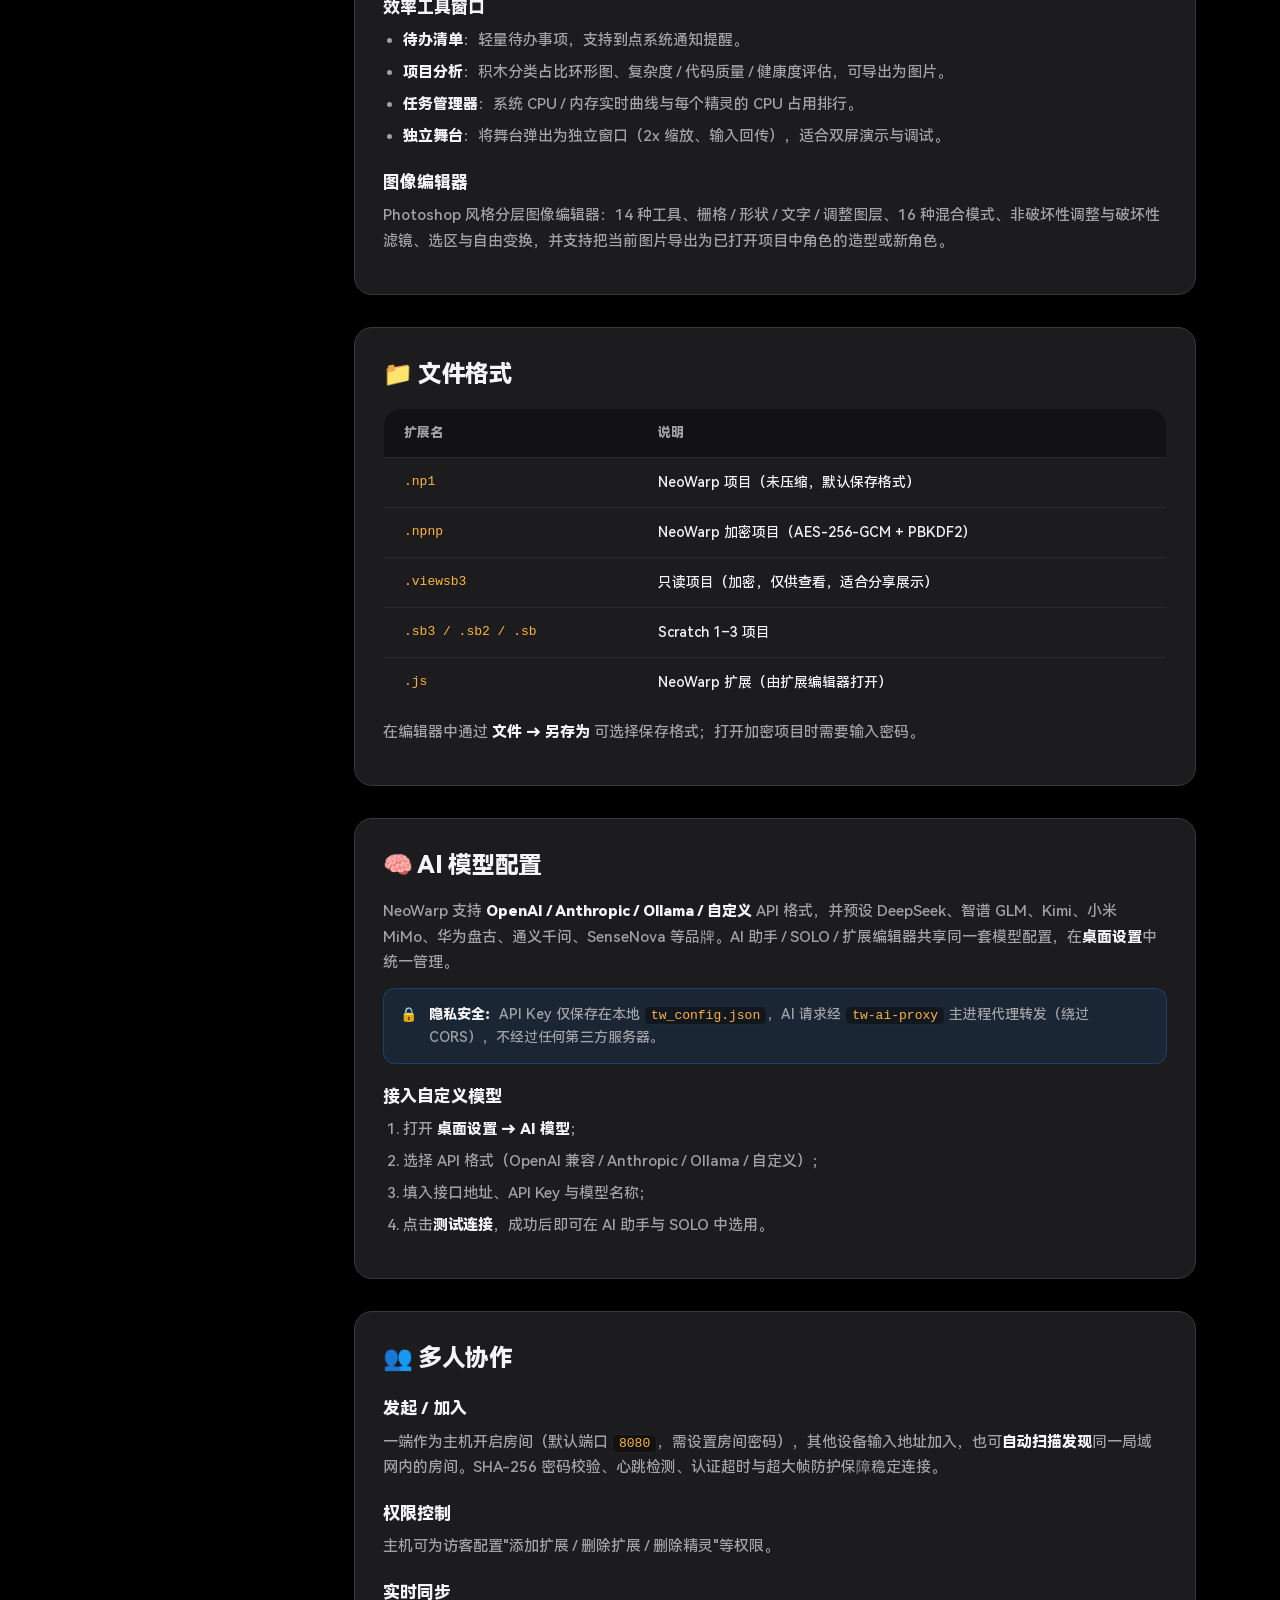
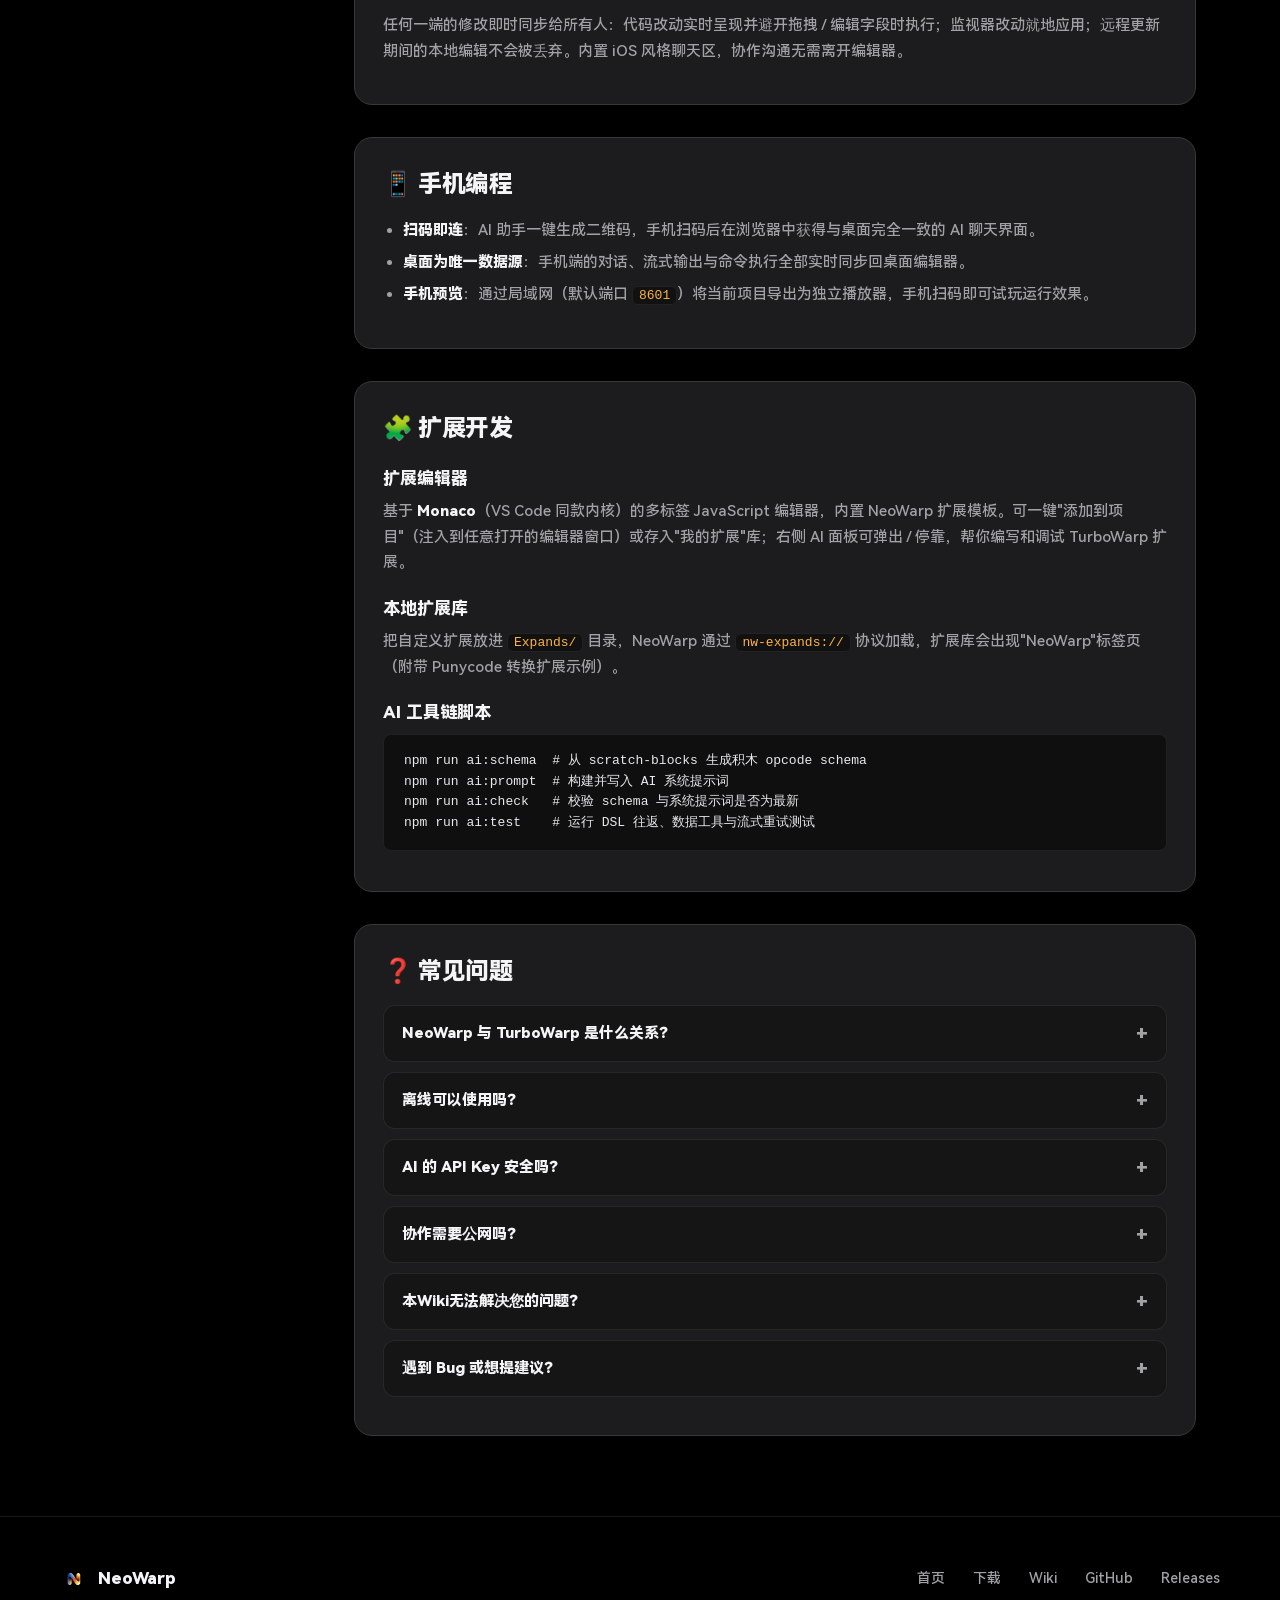
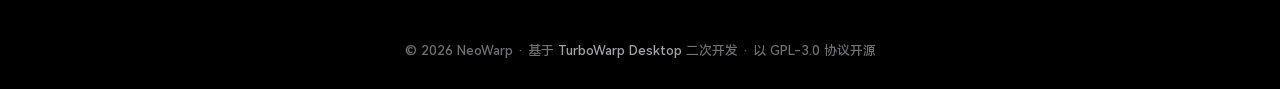
<file: wiki.html>
<!DOCTYPE html>
<html lang="zh-CN">
<head>
    <meta charset="UTF-8">
    <meta name="viewport" content="width=device-width, initial-scale=1.0">
    <title>Wiki - NeoWarp</title>
    <meta name="description" content="NeoWarp Wiki：快速上手、界面导览、文件格式、AI 模型配置、多人协作、手机编程与扩展开发指南。">
    <link rel="icon" type="image/png" href="assets/Logo.png">
    <link rel="stylesheet" href="css/style.css?v=20261025b">
    <link rel="preconnect" href="https://fonts.googleapis.com">
    <link rel="preconnect" href="https://fonts.gstatic.com" crossorigin>
    <link href="https://fonts.googleapis.com/css2?family=Inter:wght@300;400;500;600;700&display=swap" rel="stylesheet">
</head>
<body>
    <!-- Navigation -->
    <nav class="nav">
        <div class="nav-container">
            <a href="index.html" class="nav-logo"><img src="assets/Logo.png" alt="NeoWarp Logo" class="nav-logo-img"><span>NeoWarp</span></a>
            <ul class="nav-links">
                <li><a href="index.html">首页</a></li>
                <li><a href="download.html">下载</a></li>
                <li><a href="wiki.html">Wiki</a></li>
                <li><a href="https://github.com/Shiyuan-318/NeoWarp" target="_blank" rel="noopener">GitHub</a></li>
            </ul>
            <button class="nav-toggle" aria-label="菜单" aria-expanded="false">
                <span></span>
                <span></span>
                <span></span>
            </button>
            <div class="nav-page-title" id="navPageTitle">Wiki</div>
        </div>
    </nav>

    <!-- Hero -->
    <section class="page-hero">
        <div class="hero-bg-grid"></div>
        <div class="hero-orb hero-orb-1"></div>
        <div class="hero-orb hero-orb-2"></div>
        <h1 class="wiki-hero-title">NeoWarp Wiki</h1>
        <p class="page-hero-sub">从安装到进阶，一份指南讲清所有功能</p>
    </section>

    <!-- 正文 -->
    <div class="wiki-layout">
        <!-- 侧边目录 -->
        <aside class="wiki-toc">
            <div class="toc-title">目录</div>
            <a href="#get-started">快速上手</a>
            <a href="#tour">界面导览</a>
            <a href="#formats">文件格式</a>
            <a href="#ai-models">AI 模型配置</a>
            <a href="#collab">多人协作</a>
            <a href="#mobile">手机编程</a>
            <a href="#extensions">扩展开发</a>
            <a href="#faq">常见问题</a>
        </aside>

        <main class="wiki-content">
            <!-- 快速上手 -->
            <section class="wiki-card" id="get-started" data-animate>
                <h2>🚀 快速上手</h2>
                <h3>安装</h3>
                <p>前往 <a href="https://github.com/Shiyuan-318/NeoWarp/releases" target="_blank" rel="noopener">GitHub Releases</a> 或<a href="download.html">下载页</a>，选择与系统匹配的安装包。Windows 提供安装版与便携版，macOS 为 Universal dmg，Linux 提供 deb / AppImage / tar.gz。</p>
                <h3>首次启动</h3>
                <ul>
                    <li>应用启动后进入<strong>主页</strong>：快速操作、最近项目列表与时段问候语。</li>
                    <li>在<strong>桌面设置</strong>中可选择浅色 / 深色 / 跟随系统主题、摄像头与麦克风、硬件加速等。</li>
                    <li>素材库、扩展文档与打包器全部本地化，<strong>离线可用</strong>。</li>
                </ul>
                <h3>从源码构建</h3>
                <pre><code>git clone --recursive https://github.com/Shiyuan-318/NeoWarp.git
cd NeoWarp
npm install              # 安装依赖（自动执行 patch-package 应用补丁）
npm run fetch            # 下载素材库、打包器与扩展资源
npm run webpack:compile  # 编译渲染进程
npm run electron:start   # 启动编辑器
npm run electron:build   # 打包安装程序</code></pre>
                <div class="wiki-callout">💡 <span><strong>提示：</strong>需要 Node.js 与 npm；<code>docs/screenshots</code> 为 git 子模块，克隆时请加 <code>--recursive</code>，否则请补执行 <code>git submodule update --init</code>。</span></div>
            </section>

            <!-- 界面导览 -->
            <section class="wiki-card" id="tour" data-animate>
                <h2>🧭 界面导览</h2>
                <h3>主页（Home）</h3>
                <p>应用启动页与调度中心：NeoWarp SOLO、新建项目 / 新建扩展、打开文件、图像编辑器、发起 / 加入协作等快速操作，以及最近项目列表。可在桌面设置中自定义主页 Logo、文字与背景图。</p>
                <h3>编辑器</h3>
                <p>完整保留 TurboWarp 的 <strong>JS / Wasm 编译器</strong>、深色模式、Addon 插件系统与 Packager 打包器（可打包 HTML / ZIP / EXE 等）。积木圆角半径可调、代码区 / 舞台区可自定义背景图。</p>
                <h3>AI 助手（NeoWarp AI）</h3>
                <p>独立窗口与编辑器深度联动，44 个内置工具：读取项目结构、增删改积木脚本、管理造型 / 声音 / 变量 / 列表、安装与热加载扩展、点击绿旗运行、舞台截图、联网搜索等。支持多模态（舞台截图 + 文件附件）、思维链展示、流式输出与用量统计。</p>
                <h3>NeoWarp SOLO</h3>
                <p>"纯 AI"工作台，<strong>没有传统编辑器界面</strong>：直接对 <code>.sb3</code> 或 JavaScript 扩展项目下达 AI 指令，由后台隐藏编辑器提供 VM 与工具支持；独立舞台弹窗提供绿旗 / 暂停 / 停止控制、变量监视器与"询问并等待"问答框；修改结果直接保存回原文件。</p>
                <h3>效率工具窗口</h3>
                <ul>
                    <li><strong>待办清单</strong>：轻量待办事项，支持到点系统通知提醒。</li>
                    <li><strong>项目分析</strong>：积木分类占比环形图、复杂度 / 代码质量 / 健康度评估，可导出为图片。</li>
                    <li><strong>任务管理器</strong>：系统 CPU / 内存实时曲线与每个精灵的 CPU 占用排行。</li>
                    <li><strong>独立舞台</strong>：将舞台弹出为独立窗口（2x 缩放、输入回传），适合双屏演示与调试。</li>
                </ul>
                <h3>图像编辑器</h3>
                <p>Photoshop 风格分层图像编辑器：14 种工具、栅格 / 形状 / 文字 / 调整图层、16 种混合模式、非破坏性调整与破坏性滤镜、选区与自由变换，并支持把当前图片导出为已打开项目中角色的造型或新角色。</p>
            </section>

            <!-- 文件格式 -->
            <section class="wiki-card" id="formats" data-animate>
                <h2>📁 文件格式</h2>
                <table class="format-table">
                    <thead>
                        <tr><th>扩展名</th><th>说明</th></tr>
                    </thead>
                    <tbody>
                        <tr><td>.np1</td><td>NeoWarp 项目（未压缩，默认保存格式）</td></tr>
                        <tr><td>.npnp</td><td>NeoWarp 加密项目（AES-256-GCM + PBKDF2）</td></tr>
                        <tr><td>.viewsb3</td><td>只读项目（加密，仅供查看，适合分享展示）</td></tr>
                        <tr><td>.sb3 / .sb2 / .sb</td><td>Scratch 1–3 项目</td></tr>
                        <tr><td>.js</td><td>NeoWarp 扩展（由扩展编辑器打开）</td></tr>
                    </tbody>
                </table>
                <p style="margin-top:0.75rem;">在编辑器中通过 <strong>文件 → 另存为</strong> 可选择保存格式；打开加密项目时需要输入密码。</p>
            </section>

            <!-- AI 模型配置 -->
            <section class="wiki-card" id="ai-models" data-animate>
                <h2>🧠 AI 模型配置</h2>
                <p>NeoWarp 支持 <strong>OpenAI / Anthropic / Ollama / 自定义</strong> API 格式，并预设 DeepSeek、智谱 GLM、Kimi、小米 MiMo、华为盘古、通义千问、SenseNova 等品牌。AI 助手 / SOLO / 扩展编辑器共享同一套模型配置，在<strong>桌面设置</strong>中统一管理。</p>
                <div class="wiki-callout">🔒 <span><strong>隐私安全：</strong>API Key 仅保存在本地 <code>tw_config.json</code>，AI 请求经 <code>tw-ai-proxy</code> 主进程代理转发（绕过 CORS），不经过任何第三方服务器。</span></div>
                <h3>接入自定义模型</h3>
                <ol>
                    <li>打开 <strong>桌面设置 → AI 模型</strong>；</li>
                    <li>选择 API 格式（OpenAI 兼容 / Anthropic / Ollama / 自定义）；</li>
                    <li>填入接口地址、API Key 与模型名称；</li>
                    <li>点击<strong>测试连接</strong>，成功后即可在 AI 助手与 SOLO 中选用。</li>
                </ol>
            </section>

            <!-- 多人协作 -->
            <section class="wiki-card" id="collab" data-animate>
                <h2>👥 多人协作</h2>
                <h3>发起 / 加入</h3>
                <p>一端作为主机开启房间（默认端口 <code>8080</code>，需设置房间密码），其他设备输入地址加入，也可<strong>自动扫描发现</strong>同一局域网内的房间。SHA-256 密码校验、心跳检测、认证超时与超大帧防护保障稳定连接。</p>
                <h3>权限控制</h3>
                <p>主机可为访客配置"添加扩展 / 删除扩展 / 删除精灵"等权限。</p>
                <h3>实时同步</h3>
                <p>任何一端的修改即时同步给所有人：代码改动实时呈现并避开拖拽 / 编辑字段时执行；监视器改动就地应用；远程更新期间的本地编辑不会被丢弃。内置 iOS 风格聊天区，协作沟通无需离开编辑器。</p>
            </section>

            <!-- 手机编程 -->
            <section class="wiki-card" id="mobile" data-animate>
                <h2>📱 手机编程</h2>
                <ul>
                    <li><strong>扫码即连</strong>：AI 助手一键生成二维码，手机扫码后在浏览器中获得与桌面完全一致的 AI 聊天界面。</li>
                    <li><strong>桌面为唯一数据源</strong>：手机端的对话、流式输出与命令执行全部实时同步回桌面编辑器。</li>
                    <li><strong>手机预览</strong>：通过局域网（默认端口 <code>8601</code>）将当前项目导出为独立播放器，手机扫码即可试玩运行效果。</li>
                </ul>
            </section>

            <!-- 扩展开发 -->
            <section class="wiki-card" id="extensions" data-animate>
                <h2>🧩 扩展开发</h2>
                <h3>扩展编辑器</h3>
                <p>基于 <strong>Monaco</strong>（VS Code 同款内核）的多标签 JavaScript 编辑器，内置 NeoWarp 扩展模板。可一键"添加到项目"（注入到任意打开的编辑器窗口）或存入"我的扩展"库；右侧 AI 面板可弹出 / 停靠，帮你编写和调试 TurboWarp 扩展。</p>
                <h3>本地扩展库</h3>
                <p>把自定义扩展放进 <code>Expands/</code> 目录，NeoWarp 通过 <code>nw-expands://</code> 协议加载，扩展库会出现"NeoWarp"标签页（附带 Punycode 转换扩展示例）。</p>
                <h3>AI 工具链脚本</h3>
                <pre><code>npm run ai:schema  # 从 scratch-blocks 生成积木 opcode schema
npm run ai:prompt  # 构建并写入 AI 系统提示词
npm run ai:check   # 校验 schema 与系统提示词是否为最新
npm run ai:test    # 运行 DSL 往返、数据工具与流式重试测试</code></pre>
            </section>

            <!-- FAQ -->
            <section class="wiki-card" id="faq" data-animate>
                <h2>❓ 常见问题</h2>
                <details class="faq-item">
                    <summary>NeoWarp 与 TurboWarp 是什么关系？</summary>
                    <div class="faq-body">NeoWarp 基于 TurboWarp Desktop 二次开发，完整继承其 JS / Wasm 编译器、扩展生态、Addon 插件、Packager 与深色模式等能力，并在此之上增强了 AI 辅助创作、多人协作、工作流与视觉体验。请遵守上游的许可协议（GPL-3.0）。</div>
                </details>
                <details class="faq-item">
                    <summary>离线可以使用吗？</summary>
                    <div class="faq-body">可以。素材库（tw-library）、扩展文档、打包器与扩展画廊全部本地化内置，离线可用。仅 AI 联网搜索、更新检查等少数功能需要网络。</div>
                </details>
                <details class="faq-item">
                    <summary>AI 的 API Key 安全吗？</summary>
                    <div class="faq-body">API Key 仅保存在本地 <code>tw_config.json</code>，AI 请求经主进程 <code>tw-ai-proxy</code> 代理转发，密钥不出本机、不经过第三方服务器。</div>
                </details>
                <details class="faq-item">
                    <summary>协作需要公网吗？</summary>
                    <div class="faq-body">同一网络不需要，同一局域网内的设备可自动扫描发现。若您与您的协作成员无法使用同一网络环境，则需要协作发起者有公网或借助内网穿透进行协作</div>
                </details>
                <details class="faq-item">
                    <summary>本Wiki无法解决您的问题？</summary>
                    <div class="faq-body">NeoWarp更新速度较快，本Wiki的更新速度可能无法追上NeoWarp自身的更新速度，再加上NeoWarp的不同平台的体验略有差异，若您有问题，可加入QQ群进行提问</div>
                </details>
                <details class="faq-item">
                    <summary>遇到 Bug 或想提建议？</summary>
                    <div class="faq-body">欢迎在 <a href="https://github.com/Shiyuan-318/NeoWarp/issues" target="_blank" rel="noopener">GitHub Issues</a> 提交，或加入 QQ 交流群 <strong>517453896</strong> 与作者直接交流。</div>
                </details>
            </section>
        </main>
    </div>

    <!-- Footer -->
    <footer class="footer">
        <div class="footer-inner">
            <div class="footer-brand">
                <img src="assets/Logo.png" alt="NeoWarp Logo">
                <span>NeoWarp</span>
            </div>
            <div class="footer-links">
                <a href="index.html">首页</a>
                <a href="download.html">下载</a>
                <a href="wiki.html">Wiki</a>
                <a href="https://github.com/Shiyuan-318/NeoWarp" target="_blank" rel="noopener">GitHub</a>
                <a href="https://github.com/Shiyuan-318/NeoWarp/releases" target="_blank" rel="noopener">Releases</a>
            </div>
            <div class="footer-copy">
                © <span id="footerYear">2026</span> NeoWarp · 基于 <a href="https://github.com/TurboWarp/desktop" target="_blank" rel="noopener">TurboWarp Desktop</a> 二次开发 · 以 GPL-3.0 协议开源
            </div>
        </div>
    </footer>

    <script type="module" src="js/nav.js"></script>
    <script type="module" src="js/main.js"></script>
    <script type="module" src="js/wiki.js"></script>
</body>
</html>
</file>
<file: css/style.css>
/* ==========================================================================
   NeoWarp 官网样式
   导航栏完全复刻 SyServer 官网（液态玻璃：贴顶全宽条 ⇄ 悬浮胶囊形变）
   ========================================================================== */

/* 鸿蒙字体（官网自带，位于 font/ 目录） */
@font-face {
    font-family: 'HarmonyOS Sans SC';
    src: url('../font/HarmonyOS_Sans_SC_Medium.woff2') format('woff2'),
         url('../font/HarmonyOS_Sans_SC_Medium.ttf') format('truetype');
    font-weight: 300 500;
    font-style: normal;
    font-display: swap;
}

@font-face {
    font-family: 'HarmonyOS Sans SC';
    src: url('../font/HarmonyOS_Sans_SC_Black.woff2') format('woff2'),
         url('../font/HarmonyOS_Sans_SC_Black.ttf') format('truetype');
    font-weight: 600 900;
    font-style: normal;
    font-display: swap;
}

:root {
    /* Colors - Apple Style Dark */
    --color-primary: #0a84ff;
    --color-primary-hover: #409cff;
    --color-text: #f5f5f7;
    --color-text-secondary: #a1a1a6;
    --color-background: #000000;
    --color-background-secondary: #1c1c1e;
    --color-border: #38383a;
    --color-accent: #2997ff;

    /* NeoWarp 品牌色（取自 Logo：橙 / 蓝） */
    --nw-orange: #ff9f0a;
    --nw-orange-soft: #ffb340;
    --nw-blue: #0a84ff;

    /* Typography */
    --font-family: 'HarmonyOS Sans SC', 'HarmonyOS Sans', 'Inter', -apple-system, BlinkMacSystemFont, 'Segoe UI', Roboto, sans-serif;

    /* Spacing */
    --spacing-xs: 0.5rem;
    --spacing-sm: 1rem;
    --spacing-md: 1.5rem;
    --spacing-lg: 2rem;
    --spacing-xl: 3rem;
    --spacing-xxl: 5rem;

    /* Border Radius */
    --radius-sm: 8px;
    --radius-md: 12px;
    --radius-lg: 18px;
    --radius-xl: 28px;

    /* Transitions */
    --transition-fast: 0.2s ease;
    --transition-normal: 0.3s ease;
    --transition-slow: 0.5s ease;
}

/* Reset & Base */
* {
    margin: 0;
    padding: 0;
    box-sizing: border-box;
}

html {
    scroll-behavior: smooth;
}

body {
    font-family: var(--font-family);
    color: var(--color-text);
    background-color: var(--color-background);
    line-height: 1.5;
    -webkit-font-smoothing: antialiased;
    -moz-osx-font-smoothing: grayscale;
}

a {
    text-decoration: none;
    color: inherit;
}

::selection {
    background: rgba(10, 132, 255, 0.4);
    color: #ffffff;
}

ul {
    list-style: none;
}

img {
    max-width: 100%;
}

/* ==========================================================================
   Navigation - Liquid Glass（完全复刻 SyServer）
   顶部全宽直角条 → 滚动后形变为居中悬浮圆角胶囊
   ========================================================================== */
.nav {
    position: fixed;
    top: 0;
    left: 50%;
    transform: translateX(-50%);
    width: 100%;
    max-width: 100%;
    z-index: 1000;
    border-radius: 0;
    background: rgba(20, 20, 22, 0.42);
    border: 1px solid transparent;
    border-bottom-color: rgba(56, 56, 58, 0.45);
    box-shadow: none;
    transition:
        top 0.45s cubic-bezier(0.16, 1, 0.3, 1),
        width 0.45s cubic-bezier(0.16, 1, 0.3, 1),
        max-width 0.45s cubic-bezier(0.16, 1, 0.3, 1),
        border-radius 0.45s cubic-bezier(0.16, 1, 0.3, 1),
        background 0.45s cubic-bezier(0.16, 1, 0.3, 1),
        border-color 0.45s cubic-bezier(0.16, 1, 0.3, 1),
        box-shadow 0.45s cubic-bezier(0.16, 1, 0.3, 1);
    will-change: width, top;
}

/* 液态玻璃两层：i = 毛玻璃+折射，.lg-highlight = 方向性高光 */
.nav-glass {
    position: absolute;
    inset: 0;
    border-radius: inherit;
    overflow: hidden;
    pointer-events: none;
    z-index: 0;
}

.nav-glass i {
    position: absolute;
    inset: 0;
    display: block;
    backdrop-filter: blur(var(--lg-blur, 10px)) saturate(var(--lg-sat, 165%));
    -webkit-backdrop-filter: blur(var(--lg-blur, 10px)) saturate(var(--lg-sat, 165%));
}

.nav-glass .lg-highlight {
    position: absolute;
    inset: 0;
    display: block;
    background-repeat: no-repeat;
    background-size: 100% 100%;
    opacity: 0;
    transition: opacity 0.45s cubic-bezier(0.16, 1, 0.3, 1);
}

.nav.scrolled .nav-glass .lg-highlight {
    opacity: var(--lg-hl-opacity, 0.55);
}

@supports not ((backdrop-filter: blur(1px)) or (-webkit-backdrop-filter: blur(1px))) {
    .nav {
        background: rgba(20, 20, 22, 0.92);
    }
    .nav.scrolled {
        background: rgba(28, 28, 30, 0.92);
    }
}

/* Scrolled state: morph into the floating centered rounded pill */
.nav.scrolled {
    top: 16px;
    width: 960px;
    max-width: calc(100% - 32px);
    border-radius: 100px;
    background: rgba(28, 28, 30, 0.3);
    border-color: rgba(255, 255, 255, 0.06);
    box-shadow: 0 8px 32px rgba(0, 0, 0, 0.5);
}

.nav.nav-hidden {
    transform: translateX(-50%) translateY(-80px);
    opacity: 0;
    pointer-events: none;
}

.nav-container,
.nav-logo,
.nav-links a,
.nav-cta {
    color: #f5f5f7;
}

.nav-links a {
    opacity: 0.85;
}

.nav-links a:hover {
    opacity: 1;
}

.nav-container {
    position: relative;
    z-index: 2;
    max-width: none;
    margin: 0;
    padding: 0 32px;
    height: 48px;
    display: flex;
    align-items: center;
    justify-content: space-between;
    gap: 24px;
}

/* 导航栏中间页面标题（子页面滚过 hero 标题后出现） */
.nav-page-title {
    position: absolute;
    left: 0;
    right: 0;
    top: 50%;
    transform: translateY(-50%);
    text-align: center;
    font-size: 1rem;
    font-weight: 600;
    color: #f5f5f7;
    letter-spacing: -0.01em;
    opacity: 0;
    pointer-events: none;
    transition: opacity 0.3s ease;
    white-space: nowrap;
}

.nav.scrolled.show-page-title .nav-page-title {
    opacity: 1;
}

.nav-logo {
    font-size: 1.25rem;
    font-weight: 600;
    color: var(--color-text);
    letter-spacing: -0.02em;
    display: flex;
    align-items: center;
    gap: 0.5rem;
}

.nav-logo-img {
    height: 30px;
    width: 30px;
    border-radius: 50%;
}

.nav-links {
    display: flex;
    gap: 32px;
    margin-left: auto;
}

.nav-links a {
    font-size: 0.875rem;
    color: var(--color-text);
    opacity: 0.8;
    transition: var(--transition-fast);
    letter-spacing: 0.02em;
}

.nav-links a:hover {
    opacity: 1;
}

.nav-links a.nav-current {
    opacity: 1;
    color: var(--color-accent);
}

/* 汉堡菜单按钮（桌面端隐藏，移动端显示） */
.nav-toggle {
    display: none;
    flex-direction: column;
    justify-content: center;
    gap: 5px;
    width: 40px;
    height: 40px;
    margin-left: auto;
    padding: 0;
    background: transparent;
    border: none;
    cursor: pointer;
    position: relative;
    z-index: 3;
}

.nav-toggle span {
    display: block;
    width: 22px;
    height: 2px;
    margin: 0 auto;
    background: #f5f5f7;
    border-radius: 2px;
    transition: transform 0.35s cubic-bezier(0.16, 1, 0.3, 1),
                opacity 0.25s ease;
}

.nav-toggle:hover span {
    background: #ffffff;
}

.nav.menu-open .nav-toggle span:nth-child(1) {
    transform: translateY(7px) rotate(45deg);
}

.nav.menu-open .nav-toggle span:nth-child(2) {
    opacity: 0;
    transform: scaleX(0);
}

.nav.menu-open .nav-toggle span:nth-child(3) {
    transform: translateY(-7px) rotate(-45deg);
}

/* 移动端适配 */
@media (max-width: 768px) {
    .nav {
        left: 0;
        right: 0;
        transform: none;
        width: 100%;
        max-width: 100%;
        top: 0;
        border-radius: 0;
        background: rgba(20, 20, 22, 0.42);
        border: 1px solid transparent;
        border-bottom-color: rgba(56, 56, 58, 0.45);
        box-shadow: none;
    }

    .nav.scrolled {
        left: 12px;
        right: 12px;
        width: auto;
        max-width: none;
        top: 12px;
        border-radius: 100px;
        background: rgba(28, 28, 30, 0.3);
        border: 1px solid rgba(255, 255, 255, 0.06);
        box-shadow: 0 8px 32px rgba(0, 0, 0, 0.5);
    }

    .nav.nav-hidden {
        transform: translateY(-100%);
    }

    .nav-links {
        position: absolute;
        top: calc(100% + 10px);
        left: 0;
        right: 0;
        flex-direction: column;
        gap: 0;
        padding: 8px;
        background: rgba(28, 28, 30, 0.32);
        border: 1px solid rgba(255, 255, 255, 0.08);
        border-radius: 18px;
        box-shadow: 0 16px 48px rgba(0, 0, 0, 0.55);
        display: none;
        opacity: 0;
        transform: translateY(-10px) scale(0.97);
        transform-origin: top right;
        pointer-events: none;
        transition: opacity 0.4s cubic-bezier(0.16, 1, 0.3, 1),
                    transform 0.5s cubic-bezier(0.16, 1, 0.3, 1);
        margin-left: 0;
        z-index: 10;
    }

    .nav-links::before,
    .nav-links::after {
        content: '';
        position: absolute;
        inset: 0;
        border-radius: inherit;
        pointer-events: none;
        z-index: -1;
    }

    .nav-links::before {
        backdrop-filter: var(--lg-menu-bf, blur(24px) saturate(175%));
        -webkit-backdrop-filter: var(--lg-menu-bf, blur(24px) saturate(175%));
    }

    .nav-links::after {
        background-image: var(--lg-menu-hl, none);
        background-repeat: no-repeat;
        background-size: 100% 100%;
        opacity: var(--lg-menu-hl-opacity, 0.5);
    }

    .nav-toggle {
        display: flex;
    }

    .nav.menu-open .nav-links {
        display: flex;
        pointer-events: auto;
    }

    .nav.menu-open .nav-links.is-shown {
        opacity: 1;
        transform: translateY(0) scale(1);
    }

    .nav.menu-open .nav-links li {
        width: 100%;
        opacity: 0;
        transform: translateY(-4px);
        transition: opacity 0.35s ease, transform 0.35s cubic-bezier(0.16, 1, 0.3, 1);
    }

    .nav.menu-open .nav-links.is-shown li:nth-child(1) { opacity: 1; transform: translateY(0); transition-delay: 0.08s; }
    .nav.menu-open .nav-links.is-shown li:nth-child(2) { opacity: 1; transform: translateY(0); transition-delay: 0.13s; }
    .nav.menu-open .nav-links.is-shown li:nth-child(3) { opacity: 1; transform: translateY(0); transition-delay: 0.18s; }
    .nav.menu-open .nav-links.is-shown li:nth-child(4) { opacity: 1; transform: translateY(0); transition-delay: 0.23s; }
    .nav.menu-open .nav-links.is-shown li:nth-child(5) { opacity: 1; transform: translateY(0); transition-delay: 0.28s; }

    .nav.menu-open .nav-links a {
        display: block;
        padding: 12px 16px;
        font-size: 0.9375rem;
        border-radius: 10px;
        opacity: 0.9;
        transition: background 0.2s ease, opacity 0.2s ease;
    }

    .nav.menu-open .nav-links a:hover,
    .nav.menu-open .nav-links a.nav-current {
        background: rgba(255, 255, 255, 0.08);
        opacity: 1;
    }

    .nav-page-title {
        display: none;
    }
}

/* ==========================================================================
   Buttons（同 SyServer）
   ========================================================================== */
.btn {
    display: inline-flex;
    align-items: center;
    justify-content: center;
    gap: 0.5rem;
    padding: 0.75rem 1.75rem;
    font-size: 1rem;
    font-weight: 600;
    border-radius: 980px;
    transition: all 0.3s cubic-bezier(0.4, 0, 0.2, 1);
    cursor: pointer;
    border: none;
    letter-spacing: -0.01em;
    font-family: inherit;
}

.btn-primary {
    background: linear-gradient(135deg, #0a84ff 0%, #0062c4 100%);
    color: white;
    box-shadow: 0 4px 16px rgba(10, 132, 255, 0.35), inset 0 1px 0 rgba(255, 255, 255, 0.15);
}

.btn-primary:hover {
    background: linear-gradient(135deg, #409cff 0%, #0077ed 100%);
    box-shadow: 0 8px 24px rgba(10, 132, 255, 0.45), inset 0 1px 0 rgba(255, 255, 255, 0.15);
    transform: translateY(-1px);
}

.btn-primary:active {
    transform: translateY(0) scale(0.97);
}

.btn-secondary {
    background: rgba(10, 132, 255, 0.15);
    color: var(--color-primary);
    border: 1px solid rgba(10, 132, 255, 0.3);
}

.btn-secondary:hover {
    background: rgba(10, 132, 255, 0.25);
    border-color: rgba(10, 132, 255, 0.4);
    transform: translateY(-1px);
}

.btn-large {
    padding: 1rem 2.5rem;
    font-size: 1.125rem;
}

/* ==========================================================================
   Hero
   ========================================================================== */
.hero {
    position: relative;
    min-height: 100vh;
    display: flex;
    flex-direction: column;
    align-items: center;
    justify-content: center;
    overflow: hidden;
    padding: 96px 24px 48px;
}

.hero-bg-grid {
    position: absolute;
    inset: 0;
    background-image:
        linear-gradient(rgba(10, 132, 255, 0.05) 1px, transparent 1px),
        linear-gradient(90deg, rgba(10, 132, 255, 0.05) 1px, transparent 1px);
    background-size: 60px 60px;
    mask-image: radial-gradient(ellipse at center, #000 0%, transparent 70%);
    -webkit-mask-image: radial-gradient(ellipse at center, #000 0%, transparent 70%);
    z-index: 0;
    pointer-events: none;
}

.hero-orb {
    position: absolute;
    border-radius: 50%;
    filter: blur(80px);
    opacity: 0.35;
    z-index: 0;
    pointer-events: none;
    animation: orbFloat 12s ease-in-out infinite;
}

.hero-orb-1 {
    width: 500px; height: 500px;
    background: radial-gradient(circle, rgba(0, 113, 227, 0.4) 0%, transparent 70%);
    top: -10%; right: -5%;
    animation-delay: 0s;
}

.hero-orb-2 {
    width: 400px; height: 400px;
    background: radial-gradient(circle, rgba(255, 159, 10, 0.28) 0%, transparent 70%);
    bottom: 5%; left: -8%;
    animation-delay: -4s;
}

.hero-orb-3 {
    width: 300px; height: 300px;
    background: radial-gradient(circle, rgba(41, 151, 255, 0.3) 0%, transparent 70%);
    top: 40%; left: 50%;
    animation-delay: -8s;
}

@keyframes orbFloat {
    0%, 100% { transform: translate(0, 0) scale(1); }
    33% { transform: translate(30px, -20px) scale(1.05); }
    66% { transform: translate(-20px, 15px) scale(0.95); }
}

.hero-content {
    max-width: 760px;
    z-index: 2;
    display: flex;
    flex-direction: column;
    align-items: center;
    text-align: center;
    gap: 1.5rem;
}

.hero-logo {
    width: 120px;
    height: 120px;
    border-radius: 28px;
    box-shadow: 0 24px 64px rgba(0, 0, 0, 0.6), 0 0 0 1px rgba(255, 255, 255, 0.08);
    animation: heroLogoFloat 6s ease-in-out infinite;
}

@keyframes heroLogoFloat {
    0%, 100% { transform: translateY(0); }
    50% { transform: translateY(-10px); }
}

.hero-title {
    font-size: clamp(3.5rem, 10vw, 6rem);
    font-weight: 700;
    letter-spacing: -0.05em;
    line-height: 1;
    background: linear-gradient(135deg, #f5f5f7 30%, #a1a1a6 100%);
    -webkit-background-clip: text;
    background-clip: text;
    -webkit-text-fill-color: transparent;
}

.hero-tagline {
    font-size: clamp(1.125rem, 2.5vw, 1.375rem);
    color: var(--color-text-secondary);
    max-width: 620px;
    line-height: 1.6;
}

.hero-tagline strong {
    color: var(--color-text);
    font-weight: 600;
}

.hero-actions {
    display: flex;
    gap: 1rem;
    flex-wrap: wrap;
    justify-content: center;
    margin-top: 0.5rem;
}

.hero-badges {
    display: flex;
    gap: 0.625rem;
    flex-wrap: wrap;
    justify-content: center;
    margin-top: 0.75rem;
}

.hero-badge {
    font-size: 0.8125rem;
    color: var(--color-text-secondary);
    background: rgba(28, 28, 30, 0.6);
    border: 1px solid var(--color-border);
    padding: 0.375rem 0.875rem;
    border-radius: 980px;
    backdrop-filter: blur(10px);
    -webkit-backdrop-filter: blur(10px);
}

/* ==========================================================================
   Sections 通用
   ========================================================================== */
.section-header {
    text-align: center;
    margin-bottom: var(--spacing-xl);
}

.section-title {
    font-size: clamp(2rem, 5vw, 2.75rem);
    font-weight: 700;
    letter-spacing: -0.03em;
    margin-bottom: 0.5rem;
}

.section-subtitle {
    font-size: 1.125rem;
    color: var(--color-text-secondary);
}

/* Stats */
.stats {
    padding: var(--spacing-xl) 24px;
    border-top: 1px solid rgba(56, 56, 58, 0.4);
    border-bottom: 1px solid rgba(56, 56, 58, 0.4);
    background: rgba(28, 28, 30, 0.3);
}

.stats-container {
    max-width: 960px;
    margin: 0 auto;
    display: flex;
    align-items: center;
    justify-content: space-around;
    gap: 1rem;
    flex-wrap: wrap;
}

.stat-card {
    display: flex;
    flex-direction: column;
    align-items: center;
    gap: 0.25rem;
    min-width: 140px;
}

.stat-number {
    font-size: clamp(1.75rem, 4vw, 2.5rem);
    font-weight: 700;
    letter-spacing: -0.03em;
    background: linear-gradient(135deg, #409cff, #0a84ff);
    -webkit-background-clip: text;
    background-clip: text;
    -webkit-text-fill-color: transparent;
}

.stat-label {
    font-size: 0.9375rem;
    color: var(--color-text-secondary);
}

.stat-divider {
    width: 1px;
    height: 48px;
    background: var(--color-border);
}

@media (max-width: 640px) {
    .stat-divider { display: none; }
}

/* Features */
.features {
    padding: var(--spacing-xxl) 24px;
    max-width: 1160px;
    margin: 0 auto;
}

.features-grid {
    display: grid;
    grid-template-columns: repeat(3, 1fr);
    gap: 1.25rem;
}

@media (max-width: 900px) {
    .features-grid { grid-template-columns: repeat(2, 1fr); }
}

@media (max-width: 600px) {
    .features-grid { grid-template-columns: 1fr; }
}

.feature-card {
    background: var(--color-background-secondary);
    border: 1px solid var(--color-border);
    border-radius: var(--radius-lg);
    padding: 1.75rem;
    display: flex;
    flex-direction: column;
    gap: 0.75rem;
    transition: transform 0.4s cubic-bezier(0.16, 1, 0.3, 1),
                border-color 0.3s ease,
                box-shadow 0.4s ease;
}

.feature-card:hover {
    transform: translateY(-4px);
    border-color: rgba(10, 132, 255, 0.5);
    box-shadow: 0 16px 48px rgba(0, 0, 0, 0.45);
}

.feature-icon {
    width: 48px;
    height: 48px;
    border-radius: 14px;
    display: flex;
    align-items: center;
    justify-content: center;
    font-size: 1.5rem;
    background: linear-gradient(135deg, rgba(10, 132, 255, 0.2), rgba(255, 159, 10, 0.15));
    border: 1px solid rgba(255, 255, 255, 0.08);
}

.feature-title {
    font-size: 1.25rem;
    font-weight: 600;
    letter-spacing: -0.02em;
}

.feature-description {
    font-size: 0.9375rem;
    color: var(--color-text-secondary);
    line-height: 1.65;
}

/* ==========================================================================
   UI 演示区
   ========================================================================== */
.demo-section {
    padding: var(--spacing-xxl) 24px;
    background:
        radial-gradient(ellipse 80% 50% at 50% 0%, rgba(10, 132, 255, 0.07), transparent),
        var(--color-background);
    border-top: 1px solid rgba(56, 56, 58, 0.4);
}

.demo-section-inner {
    max-width: 1160px;
    margin: 0 auto;
}

.demo-hint {
    text-align: center;
    color: var(--color-text-secondary);
    font-size: 0.9375rem;
    margin-top: -1.5rem;
    margin-bottom: 2rem;
}

.demo-grid {
    display: grid;
    grid-template-columns: 1fr 1fr;
    gap: 2rem;
    align-items: start;
}

@media (max-width: 1024px) {
    .demo-grid { grid-template-columns: 1fr; }
}

/* —— 通用“应用窗口”外框（模拟 Electron 窗口） —— */
.app-window {
    background: rgba(24, 24, 27, 0.92);
    border: 1px solid rgba(255, 255, 255, 0.09);
    border-radius: 14px;
    overflow: hidden;
    box-shadow: 0 32px 80px rgba(0, 0, 0, 0.6), 0 4px 16px rgba(0, 0, 0, 0.4);
    backdrop-filter: blur(24px) saturate(160%);
    -webkit-backdrop-filter: blur(24px) saturate(160%);
    transition: transform 0.5s cubic-bezier(0.16, 1, 0.3, 1), box-shadow 0.5s ease;
}

.app-window:hover {
    transform: translateY(-3px);
    box-shadow: 0 40px 96px rgba(0, 0, 0, 0.7), 0 6px 20px rgba(0, 0, 0, 0.45);
}

.app-titlebar {
    display: flex;
    align-items: center;
    height: 40px;
    padding: 0 14px;
    background: rgba(28, 28, 30, 0.85);
    border-bottom: 1px solid rgba(255, 255, 255, 0.07);
    position: relative;
    user-select: none;
    flex-shrink: 0;
}

.traffic-lights {
    display: flex;
    gap: 8px;
}

.traffic-lights span {
    width: 12px;
    height: 12px;
    border-radius: 50%;
    display: block;
}

.traffic-lights .tl-close { background: #ff5f57; }
.traffic-lights .tl-min { background: #febc2e; }
.traffic-lights .tl-max { background: #28c840; }

.app-titlebar .app-title {
    position: absolute;
    left: 50%;
    transform: translateX(-50%);
    font-size: 0.8125rem;
    font-weight: 600;
    color: var(--color-text-secondary);
    letter-spacing: 0.01em;
    white-space: nowrap;
}

/* 浅色应用窗口（实际应用默认浅色主题） */
.app-window.solo-light {
    background: #f2f2f7;
    border-color: rgba(0, 0, 0, 0.08);
}

.app-window.solo-light .app-titlebar {
    background: #e8e8ed;
    border-bottom: 1px solid rgba(0, 0, 0, 0.08);
}

.app-window.solo-light .app-title {
    color: #6e6e73;
}

/* ==========================================================================
   NeoWarp SOLO 演示（对齐实际 AI 助手 / SOLO 窗口：悬浮玻璃侧栏 + 顶栏 + 输入坞）
   ========================================================================== */
.solo-body {
    position: relative;
    height: 480px;
    background: #f2f2f7;
    overflow: hidden;
}

@media (max-width: 560px) {
    .solo-body { height: 430px; }
    .nso-sidebar { display: none; }
}

/* 悬浮侧栏（液态玻璃） */
.nso-sidebar {
    position: absolute;
    left: 10px;
    top: 10px;
    bottom: 10px;
    width: 178px;
    border-radius: 16px;
    background: rgba(255, 255, 255, 0.72);
    backdrop-filter: saturate(180%) blur(20px);
    -webkit-backdrop-filter: saturate(180%) blur(20px);
    border: 0.5px solid rgba(0, 0, 0, 0.08);
    box-shadow: 0 8px 28px rgba(0, 0, 0, 0.12);
    display: flex;
    flex-direction: column;
    padding: 10px;
    gap: 8px;
    z-index: 4;
    overflow: hidden;
}

.nso-sidebar-header {
    display: flex;
    align-items: center;
    justify-content: space-between;
    padding: 2px 4px;
}

.nso-sidebar-title {
    font-weight: 700;
    font-size: 14px;
    color: #1c1c1e;
    letter-spacing: -0.3px;
}

.nso-new-chat {
    width: 30px;
    height: 30px;
    border-radius: 50%;
    border: none;
    background: #f2f2f7;
    color: #007aff;
    cursor: pointer;
    display: flex;
    align-items: center;
    justify-content: center;
    transition: all 0.22s cubic-bezier(0.32, 0.72, 0, 1);
}

.nso-new-chat:hover { background: #e5e5ea; transform: scale(1.05); }
.nso-new-chat svg { width: 14px; height: 14px; }

/* 侧栏中的“待办联动”步骤卡片 */
.nso-sidebar-todo {
    display: flex;
    flex-direction: column;
    gap: 5px;
}

.nso-side-step {
    display: flex;
    align-items: center;
    gap: 7px;
    font-size: 11px;
    color: #6b7280;
    background: rgba(0, 122, 255, 0.07);
    border: 0.5px solid rgba(0, 122, 255, 0.16);
    border-radius: 10px;
    padding: 7px 9px;
    animation: nsoIn 0.35s cubic-bezier(0.16, 1, 0.3, 1);
}

@keyframes nsoIn {
    from { opacity: 0; transform: translateY(6px); }
    to { opacity: 1; transform: translateY(0); }
}

.nso-side-step .step-icon {
    width: 14px;
    height: 14px;
    border-radius: 50%;
    border: 1.5px solid #d1d5db;
    flex-shrink: 0;
    display: flex;
    align-items: center;
    justify-content: center;
    font-size: 9px;
    transition: all 0.25s ease;
}

.nso-side-step.running { color: #1c1c1e; border-color: rgba(0, 122, 255, 0.4); }
.nso-side-step.running .step-icon { border-color: #007aff; }
.nso-side-step.running .step-icon::after {
    content: '';
    width: 5px; height: 5px;
    border-radius: 50%;
    background: #007aff;
    animation: pulse 0.9s ease-in-out infinite;
}

.nso-side-step.done { color: #1c1c1e; }
.nso-side-step.done .step-icon {
    border-color: #34c759;
    background: #34c759;
}
.nso-side-step.done .step-icon::after {
    content: '';
    width: 4px; height: 7px;
    border: solid #fff;
    border-width: 0 1.5px 1.5px 0;
    transform: rotate(45deg) translateY(-1px);
}

.nso-chat-list {
    flex: 1;
    overflow-y: auto;
    display: flex;
    flex-direction: column;
    gap: 2px;
    scrollbar-width: thin;
}

.nso-chat-item {
    font-size: 12.5px;
    color: #6b7280;
    padding: 8px 10px;
    border-radius: 9px;
    cursor: pointer;
    white-space: nowrap;
    overflow: hidden;
    text-overflow: ellipsis;
    transition: all 0.2s ease;
}

.nso-chat-item:hover { background: #e9e9ee; color: #1c1c1e; }
.nso-chat-item.active { background: rgba(0, 122, 255, 0.1); color: #007aff; font-weight: 600; }

/* 舞台缩略图（SOLO 侧栏底部） */
.nso-stage-preview {
    flex-shrink: 0;
    border-radius: 12px;
    border: 0.5px solid rgba(0, 0, 0, 0.08);
    background: #fff;
    overflow: hidden;
    cursor: pointer;
    box-shadow: 0 2px 10px rgba(0, 0, 0, 0.08);
    transition: all 0.22s cubic-bezier(0.32, 0.72, 0, 1);
}

.nso-stage-preview:hover {
    border-color: rgba(0, 122, 255, 0.45);
    transform: translateY(-1px);
    box-shadow: 0 6px 18px rgba(0, 0, 0, 0.14);
}

.nso-stage-preview-body {
    height: 62px;
    background: linear-gradient(160deg, #fdfdfd, #eef1f6);
    position: relative;
    overflow: hidden;
}

.nso-stage-preview-label {
    display: flex;
    align-items: center;
    gap: 6px;
    padding: 6px 10px;
    font-size: 11px;
    font-weight: 600;
    color: #6b7280;
    border-top: 0.5px solid rgba(0, 0, 0, 0.06);
}

.nso-stage-preview-label .stage-icon { width: 13px; height: 13px; }

.nso-stage-live {
    margin-left: auto;
    display: inline-flex;
    align-items: center;
    gap: 4px;
    color: #ff3b30;
    font-size: 9.5px;
    font-weight: 700;
    letter-spacing: 0.05em;
}

.nso-stage-live i {
    width: 6px; height: 6px;
    border-radius: 50%;
    background: #ff3b30;
    animation: pulse 1.2s ease-in-out infinite;
}

/* 悬浮顶栏 */
.nso-topbar {
    position: absolute;
    top: 12px;
    left: 200px;
    right: 12px;
    height: 40px;
    border-radius: 13px;
    background: rgba(255, 255, 255, 0.72);
    backdrop-filter: saturate(180%) blur(20px);
    -webkit-backdrop-filter: saturate(180%) blur(20px);
    border: 0.5px solid rgba(0, 0, 0, 0.08);
    box-shadow: 0 4px 16px rgba(0, 0, 0, 0.08);
    display: flex;
    align-items: center;
    gap: 8px;
    padding: 0 8px 0 12px;
    z-index: 3;
}

@media (max-width: 560px) {
    .nso-topbar { left: 12px; }
}

.nso-logo {
    width: 22px;
    height: 22px;
    border-radius: 50%;
}

.nso-appname {
    font-size: 13px;
    font-weight: 700;
    color: #1c1c1e;
    letter-spacing: -0.3px;
}

.nso-topbar-actions {
    margin-left: auto;
    display: flex;
    gap: 2px;
}

.nso-icon-btn {
    width: 30px;
    height: 30px;
    border-radius: 8px;
    border: none;
    background: transparent;
    color: #9ca3af;
    cursor: pointer;
    display: flex;
    align-items: center;
    justify-content: center;
    transition: all 0.2s ease;
}

.nso-icon-btn:hover { background: #e9e9ee; color: #1c1c1e; }
.nso-icon-btn svg { width: 16px; height: 16px; }

/* 聊天区 */
.nso-chat {
    position: absolute;
    left: 200px;
    right: 0;
    top: 0;
    bottom: 0;
    overflow-y: auto;
    padding: 66px 16px calc(var(--nso-dock-h, 118px) + 18px);
    display: flex;
    flex-direction: column;
    gap: 10px;
    scrollbar-width: thin;
    scrollbar-color: rgba(0,0,0,0.15) transparent;
}

@media (max-width: 560px) {
    .nso-chat { left: 0; padding-left: 12px; padding-right: 12px; }
}

.nso-welcome {
    margin: auto;
    text-align: center;
    display: flex;
    flex-direction: column;
    align-items: center;
    gap: 8px;
    animation: nsoIn 0.4s ease;
}

.nso-welcome-title {
    font-weight: 700;
    font-size: clamp(19px, 2.4vw, 24px);
    color: #1c1c1e;
    letter-spacing: -0.6px;
}

.nso-welcome-sub {
    font-size: 12px;
    color: #9ca3af;
    line-height: 1.7;
}

.nso-welcome-tags {
    display: flex;
    gap: 6px;
    flex-wrap: wrap;
    justify-content: center;
    margin-top: 4px;
}

.nso-welcome-tags span {
    font-size: 10.5px;
    color: #007aff;
    background: rgba(0, 122, 255, 0.08);
    border-radius: 9999px;
    padding: 3px 10px;
}

/* 消息气泡（user 蓝 / ai 浅灰，角部 6px 收口） */
.nso-msg { display: flex; width: 100%; animation: nsoIn 0.35s ease-out; }
.nso-msg.user { justify-content: flex-end; }
.nso-msg.ai { justify-content: flex-start; }

.nso-bubble {
    max-width: 82%;
    padding: 10px 15px;
    border-radius: 18px;
    font-size: 13px;
    line-height: 1.6;
    word-break: break-word;
    letter-spacing: -0.1px;
}

.nso-msg.user .nso-bubble {
    background: #007aff;
    color: #fff;
    border-bottom-right-radius: 6px;
    box-shadow: 0 2px 10px rgba(0, 122, 255, 0.18);
}

.nso-msg.ai .nso-bubble {
    background: #f2f2f7;
    color: #1c1c1e;
    border-bottom-left-radius: 6px;
    box-shadow: 0 1px 2px rgba(0, 0, 0, 0.05);
    border: 0.5px solid rgba(0, 0, 0, 0.05);
}

.nso-bubble code {
    font-family: 'SF Mono', Consolas, monospace;
    font-size: 11.5px;
    background: rgba(0, 0, 0, 0.06);
    padding: 2px 6px;
    border-radius: 4px;
    color: #1c1c1e;
}

.nso-msg.user .nso-bubble code { background: rgba(255, 255, 255, 0.2); color: #fff; }

.nso-typing {
    display: inline-flex;
    gap: 4px;
    padding: 4px 2px;
}

.nso-typing i {
    width: 6px; height: 6px;
    border-radius: 50%;
    background: #9ca3af;
    animation: typing 1.1s ease-in-out infinite;
}

.nso-typing i:nth-child(2) { animation-delay: 0.15s; }
.nso-typing i:nth-child(3) { animation-delay: 0.3s; }

.caret {
    display: inline-block;
    width: 2px;
    height: 1em;
    background: #007aff;
    vertical-align: text-bottom;
    margin-left: 2px;
    animation: blink 0.8s step-end infinite;
}

@keyframes blink { 50% { opacity: 0; } }

/* 底部输入坞 */
.nso-dock {
    position: absolute;
    left: 200px;
    right: 0;
    bottom: 0;
    padding: 10px 14px 14px;
    display: flex;
    flex-direction: column;
    gap: 6px;
    z-index: 5;
}

@media (max-width: 560px) {
    .nso-dock { left: 0; }
}

.nso-project-bar {
    display: flex;
    align-items: center;
    gap: 8px;
    padding: 0 2px;
}

.nso-project-chip {
    display: inline-flex;
    align-items: center;
    gap: 7px;
    padding: 5px 12px;
    border-radius: 10px;
    border: 1px solid #e5e5ea;
    background: #fff;
    color: #1c1c1e;
    font-size: 12px;
    font-weight: 500;
    cursor: pointer;
    box-shadow: 0 1px 2px rgba(0,0,0,0.05);
    transition: all 0.2s ease;
}

.nso-project-chip:hover { border-color: #d1d5db; }
.nso-project-chip svg { width: 13px; height: 13px; color: #007aff; }
.nso-project-name { font-family: 'SF Mono', Consolas, monospace; }

.nso-save-btn {
    display: inline-flex;
    align-items: center;
    gap: 6px;
    height: 28px;
    padding: 0 12px;
    border-radius: 10px;
    border: none;
    background: #007aff;
    color: #fff;
    font-size: 12px;
    font-weight: 600;
    cursor: pointer;
    transition: all 0.2s ease;
}

.nso-save-btn:hover { background: #0051d5; }
.nso-save-btn svg { width: 12px; height: 12px; }

.nso-input-wrapper {
    display: flex;
    align-items: flex-end;
    gap: 4px;
    background: #fff;
    border: 0.5px solid rgba(0, 0, 0, 0.1);
    border-radius: 22px;
    box-shadow: 0 4px 20px rgba(0, 0, 0, 0.09);
    padding: 6px 8px 6px 10px;
    min-height: 44px;
    transition: box-shadow 0.24s ease, border-color 0.24s ease;
}

.nso-input-wrapper:focus-within {
    border-color: rgba(0, 122, 255, 0.4);
    box-shadow: 0 4px 24px rgba(0, 122, 255, 0.16);
}

.nso-left-actions, .nso-right-actions {
    display: flex;
    align-items: center;
    gap: 2px;
    flex-shrink: 0;
}

.nso-action-btn {
    width: 30px;
    height: 30px;
    border-radius: 50%;
    border: none;
    background: transparent;
    color: #9ca3af;
    cursor: pointer;
    display: flex;
    align-items: center;
    justify-content: center;
    transition: all 0.2s ease;
}

.nso-action-btn:hover { background: #f2f2f7; color: #1c1c1e; }
.nso-action-btn svg { width: 15px; height: 15px; }

.nso-input {
    flex: 1;
    min-width: 0;
    border: none;
    outline: none;
    background: transparent;
    resize: none;
    font-family: inherit;
    font-size: 13px;
    line-height: 1.5;
    color: #1c1c1e;
    padding: 6px 4px;
    max-height: 88px;
}

.nso-input::placeholder { color: #c7c7cc; }

.nso-send {
    width: 32px;
    height: 32px;
    border-radius: 50%;
    border: none;
    background: #d1d5db;
    color: #fff;
    cursor: pointer;
    display: flex;
    align-items: center;
    justify-content: center;
    transition: all 0.22s cubic-bezier(0.32, 0.72, 0, 1);
    flex-shrink: 0;
}

.nso-send svg { width: 15px; height: 15px; }
.nso-send:not(:disabled) { background: #007aff; box-shadow: 0 2px 8px rgba(0, 122, 255, 0.35); }
.nso-send:not(:disabled):hover { background: #0051d5; transform: scale(1.06); }
.nso-send:active:not(:disabled) { transform: scale(0.94); }
.nso-send:disabled { cursor: default; }

.solo-demo-wrap { position: relative; }

.solo-window-note {
    display: flex;
    align-items: center;
    gap: 6px;
    justify-content: center;
    margin-top: 0.875rem;
    font-size: 0.8125rem;
    color: var(--color-text-secondary);
}

.solo-window-note .note-dot {
    width: 6px; height: 6px;
    border-radius: 50%;
    background: #30d158;
    animation: pulse 1.6s ease-in-out infinite;
}

/* 独立舞台弹窗（保持深色，模拟独立 OS 窗口） */
.solo-stage {
    position: absolute;
    right: -18px;
    bottom: -18px;
    width: 250px;
    background: rgba(24, 24, 27, 0.97);
    border: 1px solid rgba(255, 255, 255, 0.1);
    border-radius: 12px;
    box-shadow: 0 24px 64px rgba(0, 0, 0, 0.7);
    z-index: 6;
    opacity: 0;
    transform: translateY(12px) scale(0.96);
    pointer-events: none;
    transition: opacity 0.4s cubic-bezier(0.16, 1, 0.3, 1),
                transform 0.45s cubic-bezier(0.16, 1, 0.3, 1);
    overflow: hidden;
}

.solo-stage.open {
    opacity: 1;
    transform: translateY(0) scale(1);
    pointer-events: auto;
}

.solo-stage-head {
    display: flex;
    align-items: center;
    justify-content: space-between;
    padding: 7px 12px;
    font-size: 0.6875rem;
    font-weight: 600;
    color: var(--color-text-secondary);
    background: rgba(28, 28, 30, 0.9);
    border-bottom: 1px solid rgba(255, 255, 255, 0.07);
}

.solo-stage-close {
    background: none;
    border: none;
    color: var(--color-text-secondary);
    cursor: pointer;
    font-size: 0.8125rem;
    line-height: 1;
    padding: 2px;
}

.solo-stage-close:hover { color: #fff; }

.solo-stage-screen {
    height: 130px;
    background:
        radial-gradient(circle at 30% 35%, rgba(255, 255, 255, 0.06), transparent 55%),
        linear-gradient(160deg, #1b2a4a 0%, #16213a 60%, #10182b 100%);
    position: relative;
    overflow: hidden;
}

.stage-cat {
    position: absolute;
    left: 50%;
    bottom: 34%;
    width: 52px;
    height: 52px;
    transform: translateX(-50%);
    animation: catIdle 2.4s ease-in-out infinite;
}

.stage-cat.mini {
    width: 34px;
    height: 34px;
    left: 50%;
    bottom: 8%;
    transform: translateX(-50%) scale(0.75);
    animation: none;
}

@keyframes catIdle {
    0%, 100% { transform: translateX(-50%) translateY(0); }
    50% { transform: translateX(-50%) translateY(-6px); }
}

.stage-running .stage-cat:not(.mini) { animation: catRun 0.5s ease-in-out infinite; }

@keyframes catRun {
    0%, 100% { transform: translateX(calc(-50% - 34px)) translateY(0); }
    50% { transform: translateX(calc(-50% + 34px)) translateY(-10px); }
}

.stage-cat .cat-body {
    position: absolute;
    bottom: 0; left: 50%;
    transform: translateX(-50%);
    width: 40px; height: 32px;
    background: linear-gradient(160deg, #ffb340, #ff8c00);
    border-radius: 45% 45% 40% 40%;
}

.stage-cat .cat-head {
    position: absolute;
    top: 0; left: 50%;
    transform: translateX(-50%);
    width: 34px; height: 28px;
    background: linear-gradient(160deg, #ffbf55, #ff9f0a);
    border-radius: 48%;
}

.stage-cat .cat-ear {
    position: absolute;
    top: -7px;
    width: 0; height: 0;
    border-left: 7px solid transparent;
    border-right: 7px solid transparent;
    border-bottom: 12px solid #ff9f0a;
}

.stage-cat .cat-ear.left { left: 1px; transform: rotate(-14deg); }
.stage-cat .cat-ear.right { right: 1px; transform: rotate(14deg); }

.stage-cat .cat-eye {
    position: absolute;
    top: 11px;
    width: 5px; height: 7px;
    border-radius: 50%;
    background: #1c1c1e;
    animation: blink 3.4s step-end infinite;
}

.stage-cat .cat-eye.left { left: 7px; }
.stage-cat .cat-eye.right { right: 7px; }

.solo-stage-controls {
    display: flex;
    align-items: center;
    justify-content: center;
    gap: 10px;
    padding: 8px;
    border-bottom: 1px solid rgba(255, 255, 255, 0.06);
}

.stage-ctl {
    width: 28px;
    height: 28px;
    border-radius: 50%;
    border: 1px solid rgba(255, 255, 255, 0.12);
    background: rgba(255, 255, 255, 0.06);
    color: var(--color-text);
    cursor: pointer;
    display: flex;
    align-items: center;
    justify-content: center;
    font-size: 0.6875rem;
    transition: var(--transition-fast);
}

.stage-ctl:hover { background: rgba(255, 255, 255, 0.12); }
.stage-ctl.flag { color: #30d158; }
.stage-ctl.stop { color: #ff453a; }
.stage-ctl.active {
    background: rgba(10, 132, 255, 0.25);
    border-color: rgba(10, 132, 255, 0.5);
}

.solo-stage-vars {
    padding: 8px 10px;
    display: flex;
    flex-wrap: wrap;
    gap: 6px;
    min-height: 40px;
    align-content: flex-start;
}

.var-monitor {
    display: flex;
    align-items: center;
    overflow: hidden;
    border-radius: 6px;
    font-size: 0.625rem;
    box-shadow: 0 1px 3px rgba(0,0,0,0.4);
}

.var-monitor .var-label {
    background: #5e5ce6;
    color: #fff;
    padding: 3px 7px;
    font-weight: 600;
}

.var-monitor .var-value {
    background: rgba(94, 92, 230, 0.25);
    color: #fff;
    padding: 3px 7px;
    font-family: 'SF Mono', Consolas, monospace;
    border: 1px solid rgba(255,255,255,0.14);
    border-left: none;
    border-radius: 0 6px 6px 0;
}

.solo-stage-ask {
    padding: 9px 10px;
    border-top: 1px solid rgba(255, 255, 255, 0.06);
    display: none;
}

.solo-stage-ask.visible { display: block; }

.solo-stage-ask .ask-question {
    font-size: 0.6875rem;
    color: var(--color-text);
    margin-bottom: 6px;
    line-height: 1.45;
}

.solo-stage-ask .ask-row { display: flex; gap: 6px; }

.solo-stage-ask input {
    flex: 1;
    min-width: 0;
    font-family: inherit;
    font-size: 0.6875rem;
    color: var(--color-text);
    background: rgba(255, 255, 255, 0.08);
    border: 1px solid rgba(255, 255, 255, 0.12);
    border-radius: 8px;
    padding: 5px 8px;
    outline: none;
}

.solo-stage-ask input:focus { border-color: rgba(10, 132, 255, 0.55); }

.solo-stage-ask button {
    font-family: inherit;
    font-size: 0.6875rem;
    font-weight: 600;
    color: #fff;
    background: linear-gradient(135deg, #0a84ff, #0062c4);
    border: none;
    border-radius: 8px;
    padding: 5px 10px;
    cursor: pointer;
}

/* ==========================================================================
   待办清单演示（对齐实际 todo-list 窗口：iOS 浅色、白卡片、圆形勾选、提醒弹窗）
   ========================================================================== */
.td-body {
    --td-bg: #f2f2f7;
    --td-surface: #ffffff;
    --td-surface2: #f2f2f7;
    --td-text: #1c1c1e;
    --td-text2: #6e6e73;
    --td-text3: #aeaeb2;
    --td-border: #e5e5ea;
    --td-accent: #007aff;
    --td-accent-ghost: rgba(0, 122, 255, 0.08);
    --td-danger: #ff3b30;
    --td-success: #34c759;
    --td-shadow: 0 1px 2px rgba(0,0,0,0.04), 0 1px 3px rgba(0,0,0,0.05);
    --td-shadow-lg: 0 8px 24px rgba(0,0,0,0.09), 0 2px 6px rgba(0,0,0,0.05);
    --td-spring: 0.4s cubic-bezier(0.34, 1.4, 0.44, 1);

    position: relative;
    height: 480px;
    background: var(--td-bg);
    display: flex;
    flex-direction: column;
    overflow: hidden;
    color: var(--td-text);
    user-select: none;
}

/* 顶栏 */
.td-header {
    display: flex;
    align-items: center;
    justify-content: space-between;
    padding: 14px 18px 4px;
    flex-shrink: 0;
}

.td-header-left {
    display: flex;
    align-items: center;
    gap: 10px;
}

.td-icon-badge {
    width: 30px;
    height: 30px;
    border-radius: 9px;
    background: linear-gradient(135deg, #007aff 0%, #5ac8fa 100%);
    display: flex;
    align-items: center;
    justify-content: center;
    box-shadow: 0 3px 8px rgba(0, 122, 255, 0.32);
    flex-shrink: 0;
}

.td-icon-badge svg { width: 16px; height: 16px; color: #fff; }

.td-title {
    font-size: 16px;
    font-weight: 700;
    letter-spacing: -0.3px;
}

/* 统计条 */
.td-stats {
    display: flex;
    align-items: center;
    gap: 14px;
    padding: 10px 18px 8px;
    font-size: 12.5px;
    color: var(--td-text2);
    flex-shrink: 0;
}

.td-stat { display: flex; align-items: baseline; gap: 4px; }

.td-stat-value {
    font-weight: 700;
    font-size: 14px;
    color: var(--td-text);
    font-variant-numeric: tabular-nums;
}

.td-stat-value.accent { color: var(--td-accent); }

.td-progress-track {
    flex: 1;
    height: 5px;
    border-radius: 9999px;
    background: var(--td-border);
    overflow: hidden;
    min-width: 60px;
}

.td-progress-fill {
    height: 100%;
    width: 0%;
    border-radius: 9999px;
    background: linear-gradient(90deg, #007aff 0%, #5ac8fa 100%);
    transition: width 0.45s cubic-bezier(0.32, 0.72, 0, 1);
}

/* 主内容 */
.td-main {
    flex: 1;
    overflow-y: auto;
    padding: 4px 16px 14px;
    display: flex;
    flex-direction: column;
    scrollbar-width: thin;
}

.td-add-bar {
    display: flex;
    gap: 8px;
    padding: 8px 2px 14px;
    flex-shrink: 0;
}

.td-add-input {
    flex: 1;
    min-width: 0;
    height: 40px;
    border: 1.5px solid transparent;
    border-radius: 10px;
    background: var(--td-surface);
    box-shadow: var(--td-shadow);
    color: var(--td-text);
    font-size: 13.5px;
    padding: 0 14px;
    outline: none;
    font-family: inherit;
    transition: border-color 0.22s cubic-bezier(0.32,0.72,0,1), box-shadow 0.22s ease;
}

.td-add-input:focus {
    border-color: var(--td-accent);
    box-shadow: 0 0 0 3px rgba(0, 122, 255, 0.16);
}

.td-add-input::placeholder { color: var(--td-text3); }

.td-add-btn {
    height: 40px;
    padding: 0 18px;
    border: none;
    border-radius: 10px;
    background: var(--td-accent);
    color: #fff;
    font-size: 13.5px;
    font-weight: 600;
    cursor: pointer;
    font-family: inherit;
    flex-shrink: 0;
    transition: all 0.22s cubic-bezier(0.32,0.72,0,1);
}

.td-add-btn:hover { background: #0058d0; }
.td-add-btn:active { transform: scale(0.96); }

/* 待办条目 */
.td-list {
    display: flex;
    flex-direction: column;
    gap: 8px;
}

.td-item {
    display: flex;
    align-items: center;
    gap: 11px;
    padding: 11px 14px;
    border-radius: 14px;
    background: var(--td-surface);
    border: 0.5px solid var(--td-border);
    box-shadow: var(--td-shadow);
    animation: nsoIn 0.3s ease;
    transition: box-shadow 0.22s ease, transform 0.22s ease, opacity 0.25s ease;
}

.td-item:hover {
    box-shadow: var(--td-shadow-lg);
    transform: translateY(-1px);
}

.td-item.completed {
    background: var(--td-surface2);
    box-shadow: none;
}

.td-item.removing {
    opacity: 0;
    transform: translateX(14px) scale(0.98);
}

.td-checkbox {
    width: 21px;
    height: 21px;
    border-radius: 50%;
    border: 1.8px solid var(--td-text3);
    background: transparent;
    cursor: pointer;
    flex-shrink: 0;
    display: flex;
    align-items: center;
    justify-content: center;
    transition: all var(--td-spring);
    padding: 0;
}

.td-checkbox:hover {
    border-color: var(--td-accent);
    background: var(--td-accent-ghost);
    transform: scale(1.08);
}

.td-checkbox.checked {
    background: var(--td-success);
    border-color: var(--td-success);
}

.td-checkbox.checked::after {
    content: '';
    width: 6px;
    height: 10px;
    border: solid #fff;
    border-width: 0 2px 2px 0;
    transform: rotate(45deg) translateY(-1px);
}

.td-text {
    flex: 1;
    font-size: 13.5px;
    line-height: 1.5;
    color: var(--td-text);
    word-break: break-word;
    cursor: text;
}

.td-item.completed .td-text {
    text-decoration: line-through;
    text-decoration-color: var(--td-text3);
    opacity: 0.55;
    color: var(--td-text2);
}

.td-edit-input {
    flex: 1;
    min-width: 0;
    font-size: 13.5px;
    font-family: inherit;
    color: var(--td-text);
    background: var(--td-surface2);
    border: 1.5px solid var(--td-accent);
    border-radius: 8px;
    padding: 4px 10px;
    outline: none;
}

.td-reminder-indicator {
    display: inline-flex;
    align-items: center;
    gap: 3px;
    font-size: 10.5px;
    font-weight: 500;
    color: var(--td-accent);
    background: var(--td-accent-ghost);
    border-radius: 9999px;
    padding: 2px 8px;
    margin-left: 8px;
    white-space: nowrap;
    flex-shrink: 0;
}

.td-item.completed .td-reminder-indicator { display: none; }

.td-actions {
    display: flex;
    gap: 2px;
    opacity: 0;
    transition: opacity 0.2s ease;
    flex-shrink: 0;
}

.td-item:hover .td-actions { opacity: 1; }

.td-action-btn {
    width: 28px;
    height: 28px;
    border-radius: 8px;
    border: none;
    background: transparent;
    color: var(--td-text2);
    cursor: pointer;
    display: flex;
    align-items: center;
    justify-content: center;
    transition: all 0.2s ease;
    padding: 0;
}

.td-action-btn:hover { background: var(--td-border); color: var(--td-text); }
.td-action-btn.danger:hover { background: #ffeceb; color: var(--td-danger); }
.td-action-btn svg { width: 15px; height: 15px; }
.td-action-btn.has-reminder { color: var(--td-accent); }

/* 空状态 */
.td-empty {
    display: flex;
    flex-direction: column;
    align-items: center;
    justify-content: center;
    padding: 40px 20px;
    color: var(--td-text3);
    text-align: center;
    gap: 12px;
}

.td-empty-icon svg { width: 44px; height: 44px; }
.td-empty-text { font-size: 12.5px; line-height: 1.7; }

.td-clear-bar { display: flex; justify-content: center; padding: 12px 0 4px; }

.td-clear-btn {
    height: 30px;
    padding: 0 16px;
    border: none;
    border-radius: 9999px;
    background: transparent;
    color: var(--td-text2);
    font-size: 12px;
    font-weight: 500;
    cursor: pointer;
    font-family: inherit;
    transition: all 0.2s ease;
}

.td-clear-btn:hover { background: var(--td-border); color: var(--td-danger); }

/* 提醒设置对话框 */
.td-reminder-overlay {
    position: absolute;
    inset: 0;
    background: rgba(0, 0, 0, 0.28);
    backdrop-filter: blur(4px);
    -webkit-backdrop-filter: blur(4px);
    display: none;
    align-items: center;
    justify-content: center;
    z-index: 20;
    padding: 16px;
}

.td-reminder-overlay.open { display: flex; }

.td-reminder-dialog {
    width: min(300px, 100%);
    background: var(--td-surface);
    border-radius: 16px;
    box-shadow: 0 20px 60px rgba(0, 0, 0, 0.25);
    padding: 16px;
    animation: nsoIn 0.3s cubic-bezier(0.16, 1, 0.3, 1);
}

.td-reminder-title {
    font-size: 14.5px;
    font-weight: 700;
    text-align: center;
    margin-bottom: 12px;
}

.td-reminder-presets {
    display: flex;
    flex-wrap: wrap;
    gap: 6px;
    margin-bottom: 12px;
}

.td-preset {
    border: 1px solid var(--td-border);
    background: var(--td-surface2);
    color: var(--td-text);
    font-size: 12px;
    font-weight: 500;
    border-radius: 9999px;
    padding: 6px 12px;
    cursor: pointer;
    font-family: inherit;
    transition: all 0.18s ease;
}

.td-preset:hover { border-color: var(--td-accent); color: var(--td-accent); }
.td-preset.selected {
    background: var(--td-accent);
    border-color: var(--td-accent);
    color: #fff;
}

.td-reminder-actions {
    display: flex;
    gap: 8px;
}

.td-rbtn {
    flex: 1;
    height: 34px;
    border: none;
    border-radius: 10px;
    font-size: 12.5px;
    font-weight: 600;
    cursor: pointer;
    font-family: inherit;
    transition: all 0.18s ease;
}

.td-rbtn.cancel { background: var(--td-surface2); color: var(--td-text2); }
.td-rbtn.cancel:hover { background: var(--td-border); }
.td-rbtn.remove { background: #ffeceb; color: var(--td-danger); flex: 1.2; }
.td-rbtn.remove:hover { background: #ffd9d6; }
.td-rbtn.confirm { background: var(--td-accent); color: #fff; }
.td-rbtn.confirm:hover { background: #0058d0; }

/* Toast */
.td-toast {
    position: absolute;
    bottom: 18px;
    left: 50%;
    transform: translateX(-50%) translateY(70px);
    background: rgba(28, 28, 30, 0.92);
    color: #f2f2f7;
    border-radius: 9999px;
    padding: 8px 18px;
    font-size: 12.5px;
    font-weight: 500;
    box-shadow: var(--td-shadow-lg);
    z-index: 30;
    max-width: calc(100% - 32px);
    white-space: nowrap;
    overflow: hidden;
    text-overflow: ellipsis;
    transition: transform 0.4s cubic-bezier(0.16, 1, 0.3, 1), opacity 0.3s ease;
    opacity: 0;
    pointer-events: none;
}

.td-toast.show {
    transform: translateX(-50%) translateY(0);
    opacity: 1;
}

@media (max-width: 560px) {
    .td-body { height: 430px; }
}

/* ==========================================================================
   下载页
   ========================================================================== */
.page-hero {
    position: relative;
    padding: 140px 24px 64px;
    text-align: center;
    overflow: hidden;
}

.page-hero .hero-bg-grid { z-index: 0; }

.wiki-hero-title {
    position: relative;
    z-index: 2;
    font-size: clamp(2.5rem, 6vw, 3.75rem);
    font-weight: 700;
    letter-spacing: -0.04em;
}

.page-hero-sub {
    position: relative;
    z-index: 2;
    margin-top: 0.75rem;
    font-size: 1.125rem;
    color: var(--color-text-secondary);
}

.download-section {
    max-width: 1000px;
    margin: 0 auto;
    padding: 0 24px var(--spacing-xxl);
}

.latest-banner {
    display: flex;
    align-items: center;
    justify-content: space-between;
    flex-wrap: wrap;
    gap: 1rem;
    background: linear-gradient(135deg, rgba(10, 132, 255, 0.14), rgba(255, 159, 10, 0.1));
    border: 1px solid rgba(10, 132, 255, 0.3);
    border-radius: var(--radius-lg);
    padding: 1.25rem 1.5rem;
    margin-bottom: var(--spacing-lg);
}

.latest-version {
    display: flex;
    align-items: center;
    gap: 0.75rem;
}

.latest-version .ver-num {
    font-size: 1.375rem;
    font-weight: 700;
    letter-spacing: -0.02em;
}

.latest-version .ver-tag {
    font-size: 0.75rem;
    font-weight: 600;
    color: #30d158;
    background: rgba(48, 209, 88, 0.14);
    border: 1px solid rgba(48, 209, 88, 0.3);
    padding: 3px 10px;
    border-radius: 980px;
}

.latest-version .ver-date {
    font-size: 0.8125rem;
    color: var(--color-text-secondary);
}

.platform-grid {
    display: grid;
    grid-template-columns: repeat(3, 1fr);
    gap: 1.25rem;
    margin-bottom: var(--spacing-xl);
}

@media (max-width: 900px) {
    .platform-grid { grid-template-columns: 1fr; }
}

.platform-card {
    background: var(--color-background-secondary);
    border: 1px solid var(--color-border);
    border-radius: var(--radius-lg);
    padding: 1.75rem;
    display: flex;
    flex-direction: column;
    gap: 0.875rem;
    transition: transform 0.4s cubic-bezier(0.16, 1, 0.3, 1), border-color 0.3s ease;
}

.platform-card:hover {
    transform: translateY(-4px);
    border-color: rgba(10, 132, 255, 0.5);
}

.platform-os {
    display: flex;
    align-items: center;
    gap: 0.75rem;
}

.platform-os .os-icon { font-size: 1.75rem; }

.platform-os .os-name {
    font-size: 1.25rem;
    font-weight: 600;
    letter-spacing: -0.02em;
}

.platform-files {
    display: flex;
    flex-direction: column;
    gap: 0.5rem;
    flex: 1;
}

.platform-file {
    display: flex;
    align-items: center;
    justify-content: space-between;
    gap: 0.75rem;
    background: rgba(0, 0, 0, 0.3);
    border: 1px solid rgba(255, 255, 255, 0.07);
    border-radius: var(--radius-sm);
    padding: 0.625rem 0.875rem;
}

.platform-file .file-name {
    font-family: 'SF Mono', Consolas, monospace;
    font-size: 0.6875rem;
    color: var(--color-text-secondary);
    word-break: break-all;
}

.platform-file .file-desc {
    font-size: 0.6875rem;
    color: #6e6e73;
    white-space: nowrap;
}

.platform-note {
    font-size: 0.8125rem;
    color: var(--color-text-secondary);
    line-height: 1.6;
}

.download-note {
    font-size: 0.875rem;
    color: var(--color-text-secondary);
    text-align: center;
    line-height: 1.7;
}

.download-note a {
    color: var(--color-accent);
}

.download-note a:hover { text-decoration: underline; }

/* 文件格式表格 */
.format-section { margin-top: var(--spacing-xl); }

.format-table {
    width: 100%;
    border-collapse: collapse;
    background: var(--color-background-secondary);
    border: 1px solid var(--color-border);
    border-radius: var(--radius-lg);
    overflow: hidden;
}

.format-table th,
.format-table td {
    text-align: left;
    padding: 0.875rem 1.25rem;
    font-size: 0.875rem;
    border-bottom: 1px solid rgba(56, 56, 58, 0.5);
}

.format-table th {
    background: rgba(0, 0, 0, 0.35);
    color: var(--color-text-secondary);
    font-weight: 600;
    font-size: 0.8125rem;
}

.format-table tr:last-child td { border-bottom: none; }

.format-table td:first-child {
    font-family: 'SF Mono', Consolas, monospace;
    color: #ffb340;
    font-size: 0.8125rem;
    white-space: nowrap;
}

@media (max-width: 640px) {
    .format-table th:nth-child(2),
    .format-table td:nth-child(2) { display: none; }
}

/* ==========================================================================
   Wiki 页
   ========================================================================== */
.wiki-layout {
    max-width: 1160px;
    margin: 0 auto;
    padding: 0 24px var(--spacing-xxl);
    display: grid;
    grid-template-columns: 230px 1fr;
    gap: 2.5rem;
    align-items: start;
}

.wiki-toc {
    position: sticky;
    top: 96px;
    display: flex;
    flex-direction: column;
    gap: 2px;
    padding: 1rem;
    background: var(--color-background-secondary);
    border: 1px solid var(--color-border);
    border-radius: var(--radius-lg);
}

.wiki-toc .toc-title {
    font-size: 0.75rem;
    font-weight: 700;
    text-transform: uppercase;
    letter-spacing: 0.08em;
    color: var(--color-text-secondary);
    padding: 0 0.75rem 0.5rem;
}

.wiki-toc a {
    font-size: 0.875rem;
    color: var(--color-text-secondary);
    padding: 0.5rem 0.75rem;
    border-radius: var(--radius-sm);
    transition: var(--transition-fast);
}

.wiki-toc a:hover {
    color: var(--color-text);
    background: rgba(255, 255, 255, 0.06);
}

.wiki-toc a.active {
    color: var(--color-accent);
    background: rgba(10, 132, 255, 0.12);
}

@media (max-width: 900px) {
    .wiki-layout { grid-template-columns: 1fr; }

    /* 移动端：目录收进底部圆角悬浮液态玻璃面板，可展开 / 折叠 */
    .wiki-layout .wiki-toc {
        position: fixed !important;
        left: 12px !important;
        right: 12px !important;
        bottom: calc(12px + env(safe-area-inset-bottom, 0px)) !important;
        top: auto !important;
        z-index: 900;
        gap: 0;
        padding: 4px;
        border-radius: 22px;
        background: rgba(28, 28, 30, 0.34);
        backdrop-filter: blur(24px) saturate(175%);
        -webkit-backdrop-filter: blur(24px) saturate(175%);
        border: 1px solid rgba(255, 255, 255, 0.1);
        box-shadow: 0 16px 48px rgba(0, 0, 0, 0.55);
        overflow: hidden;
    }

    .wiki-toc::after {
        content: '';
        position: absolute;
        inset: 0;
        border-radius: inherit;
        pointer-events: none;
        background: linear-gradient(135deg, rgba(255,255,255,0.14), rgba(255,255,255,0.02) 45%, rgba(255,255,255,0.1));
        opacity: 0.6;
    }

    .wiki-toc .toc-title {
        display: flex;
        align-items: center;
        justify-content: space-between;
        padding: 8px 12px;
        cursor: pointer;
        user-select: none;
    }

    .wiki-toc .toc-title::after {
        content: '⋯';
        font-size: 1rem;
        color: var(--color-text-secondary);
        transition: transform 0.3s ease;
    }

    .wiki-toc.open .toc-title::after { transform: rotate(90deg); }

    .wiki-toc a {
        display: block;
        max-height: 0;
        opacity: 0;
        overflow: hidden;
        padding: 0 0.75rem;
        transform: translateY(4px);
        transition: max-height 0.4s cubic-bezier(0.16, 1, 0.3, 1),
                    opacity 0.3s ease,
                    transform 0.35s cubic-bezier(0.16, 1, 0.3, 1),
                    padding 0.3s ease;
    }

    .wiki-toc.open a {
        max-height: 44px;
        opacity: 1;
        transform: translateY(0);
        padding: 0.5rem 0.75rem;
    }

    .wiki-toc.open { padding-bottom: 8px; gap: 2px; }

    /* 折叠态彻底压平：链接不占任何高度 */
    .wiki-toc:not(.open) a { display: none; }
    .wiki-toc .toc-title { padding: 8px 14px; }
    .wiki-toc.open { padding-top: 6px; }

    /* 内容底部留出悬浮目录的空间 */
    .wiki-layout { padding-bottom: 140px; }
}

.wiki-content {
    display: flex;
    flex-direction: column;
    gap: var(--spacing-lg);
    min-width: 0;
}

.wiki-card {
    background: var(--color-background-secondary);
    border: 1px solid var(--color-border);
    border-radius: var(--radius-lg);
    padding: 1.75rem;
    scroll-margin-top: 96px;
}

.wiki-card h2 {
    font-size: 1.5rem;
    font-weight: 700;
    letter-spacing: -0.02em;
    margin-bottom: 1rem;
    display: flex;
    align-items: center;
    gap: 0.625rem;
}

.wiki-card h3 {
    font-size: 1.0625rem;
    font-weight: 600;
    margin: 1.25rem 0 0.5rem;
}

.wiki-card p,
.wiki-card li {
    font-size: 0.9375rem;
    color: var(--color-text-secondary);
    line-height: 1.7;
}

.wiki-card p { margin-bottom: 0.75rem; }

.wiki-card ul,
.wiki-card ol {
    padding-left: 1.25rem;
    display: flex;
    flex-direction: column;
    gap: 0.4rem;
    margin-bottom: 0.75rem;
}

.wiki-card ul { list-style: disc; }
.wiki-card ol { list-style: decimal; }

.wiki-card strong { color: var(--color-text); }

.wiki-card code {
    font-family: 'SF Mono', Consolas, monospace;
    font-size: 0.8125rem;
    background: rgba(0, 0, 0, 0.4);
    border: 1px solid rgba(255, 255, 255, 0.07);
    padding: 1px 6px;
    border-radius: 6px;
    color: #ffb340;
}

.wiki-card pre {
    background: rgba(0, 0, 0, 0.45);
    border: 1px solid rgba(255, 255, 255, 0.07);
    border-radius: var(--radius-sm);
    padding: 1rem 1.25rem;
    overflow-x: auto;
    margin-bottom: 0.75rem;
}

.wiki-card pre code {
    background: none;
    border: none;
    padding: 0;
    color: #e8e8ed;
    font-size: 0.8125rem;
    line-height: 1.6;
}

.wiki-card a { color: var(--color-accent); }
.wiki-card a:hover { text-decoration: underline; }

.wiki-callout {
    display: flex;
    gap: 0.75rem;
    background: rgba(10, 132, 255, 0.1);
    border: 1px solid rgba(10, 132, 255, 0.3);
    border-radius: var(--radius-md);
    padding: 0.875rem 1rem;
    font-size: 0.875rem;
    color: var(--color-text-secondary);
    line-height: 1.6;
    margin-bottom: 0.75rem;
}

.wiki-callout.warning {
    background: rgba(255, 159, 10, 0.09);
    border-color: rgba(255, 159, 10, 0.3);
}

/* FAQ 折叠面板 */
.faq-item {
    border: 1px solid rgba(255, 255, 255, 0.08);
    border-radius: var(--radius-md);
    overflow: hidden;
    margin-bottom: 0.625rem;
    background: rgba(0, 0, 0, 0.25);
}

.faq-item summary {
    cursor: pointer;
    padding: 0.875rem 1.125rem;
    font-size: 0.9375rem;
    font-weight: 600;
    color: var(--color-text);
    list-style: none;
    display: flex;
    align-items: center;
    justify-content: space-between;
    gap: 1rem;
    user-select: none;
}

.faq-item summary::-webkit-details-marker { display: none; }

.faq-item summary::after {
    content: '+';
    font-size: 1.125rem;
    color: var(--color-text-secondary);
    transition: transform 0.3s ease;
    flex-shrink: 0;
}

.faq-item[open] summary::after {
    transform: rotate(45deg);
}

.faq-item .faq-body {
    padding: 0 1.125rem 0.875rem;
    font-size: 0.875rem;
    color: var(--color-text-secondary);
    line-height: 1.7;
}

/* 键盘按键 */
kbd {
    font-family: 'SF Mono', Consolas, monospace;
    font-size: 0.75rem;
    background: rgba(255, 255, 255, 0.08);
    border: 1px solid rgba(255, 255, 255, 0.14);
    border-bottom-width: 2px;
    border-radius: 6px;
    padding: 1px 6px;
    color: var(--color-text);
}

/* ==========================================================================
   CTA band & Footer
   ========================================================================== */
.cta-band {
    padding: var(--spacing-xxl) 24px;
    text-align: center;
    position: relative;
    overflow: hidden;
    border-top: 1px solid rgba(56, 56, 58, 0.4);
}

.cta-band .section-title { margin-bottom: 0.75rem; }

.cta-band p {
    color: var(--color-text-secondary);
    margin-bottom: 2rem;
}

.cta-actions {
    display: flex;
    gap: 1rem;
    justify-content: center;
    flex-wrap: wrap;
}

.footer {
    border-top: 1px solid rgba(56, 56, 58, 0.4);
    padding: 3rem 24px 2rem;
}

.footer-inner {
    max-width: 1160px;
    margin: 0 auto;
    display: flex;
    align-items: center;
    justify-content: space-between;
    flex-wrap: wrap;
    gap: 1.5rem;
}

.footer-brand {
    display: flex;
    align-items: center;
    gap: 0.625rem;
    font-weight: 600;
    font-size: 1.0625rem;
}

.footer-brand img {
    width: 28px;
    height: 28px;
    border-radius: 50%;
}

.footer-links {
    display: flex;
    gap: 1.75rem;
    flex-wrap: wrap;
}

.footer-links a {
    font-size: 0.875rem;
    color: var(--color-text-secondary);
    transition: var(--transition-fast);
}

.footer-links a:hover { color: var(--color-text); }

.footer-copy {
    width: 100%;
    text-align: center;
    font-size: 0.8125rem;
    color: #6e6e73;
    margin-top: 1.5rem;
}

.footer-copy a { color: var(--color-text-secondary); }
.footer-copy a:hover { color: var(--color-text); }

/* ==========================================================================
   滚动入场动画
   ========================================================================== */
[data-animate] {
    opacity: 0;
    transform: translateY(28px);
    transition: opacity 0.7s cubic-bezier(0.16, 1, 0.3, 1),
                transform 0.7s cubic-bezier(0.16, 1, 0.3, 1);
}

[data-animate].animated {
    opacity: 1;
    transform: translateY(0);
}

@media (prefers-reduced-motion: reduce) {
    * {
        animation-duration: 0.01ms !important;
        transition-duration: 0.01ms !important;
    }
    [data-animate] { opacity: 1; transform: none; }
}
</file>
<file: css/home.css>
/* NeoWarp homepage — isolated from navigation and interactive demo styles */
.svg-sprite {
    position: absolute;
    width: 0;
    height: 0;
    overflow: hidden;
}

.home-hero,
.home-features,
.home-cta {
    --home-blue: #59b7ff;
    --home-blue-deep: #2478ff;
    --home-orange: #ffad5c;
    --home-violet: #a899ff;
    --home-muted: #9299a8;
    --home-line: rgba(255, 255, 255, 0.09);
}

.home-eyebrow {
    display: flex;
    align-items: center;
    gap: 10px;
    color: #a8b3c7;
    font-family: 'Inter', -apple-system, BlinkMacSystemFont, sans-serif;
    font-size: 11px;
    font-weight: 600;
    letter-spacing: 0.18em;
    line-height: 1.4;
}

.home-live-dot {
    position: relative;
    width: 6px;
    height: 6px;
    border-radius: 50%;
    background: var(--home-blue);
    box-shadow: 0 0 14px rgba(89, 183, 255, 0.9);
}

.home-live-dot::after {
    content: '';
    position: absolute;
    inset: -5px;
    border: 1px solid rgba(89, 183, 255, 0.35);
    border-radius: inherit;
    animation: homeSignal 2.4s ease-out infinite;
}

.home-button-icon {
    width: 18px;
    height: 18px;
    fill: none;
    stroke: currentColor;
    stroke-width: 1.8;
    stroke-linecap: round;
    stroke-linejoin: round;
    transition: transform 0.3s ease;
}

.btn:hover .home-button-icon {
    transform: translateX(3px);
}

.home-btn-ghost {
    color: #eef3fb;
    background: rgba(255, 255, 255, 0.055);
    border: 1px solid rgba(255, 255, 255, 0.12);
    box-shadow: inset 0 1px 0 rgba(255, 255, 255, 0.06);
    backdrop-filter: blur(16px);
    -webkit-backdrop-filter: blur(16px);
}

.home-btn-ghost:hover {
    background: rgba(255, 255, 255, 0.1);
    border-color: rgba(255, 255, 255, 0.2);
    transform: translateY(-1px);
}

/* Hero */
.home-hero {
    position: relative;
    min-height: max(780px, 100svh);
    display: flex;
    align-items: center;
    overflow: hidden;
    padding: 112px 32px 86px;
    isolation: isolate;
    background:
        radial-gradient(ellipse 70% 60% at 76% 45%, rgba(32, 102, 196, 0.11), transparent 70%),
        linear-gradient(180deg, #030407 0%, #05070b 75%, #080b11 100%);
}

.home-hero::before {
    content: '';
    position: absolute;
    inset: 0;
    z-index: -1;
    pointer-events: none;
    background: linear-gradient(90deg, rgba(3, 4, 7, 0.9) 0%, transparent 48%, rgba(3, 4, 7, 0.08) 100%);
}

.home-hero-grid {
    position: absolute;
    inset: 0;
    z-index: -2;
    pointer-events: none;
    background-image:
        linear-gradient(rgba(123, 161, 211, 0.045) 1px, transparent 1px),
        linear-gradient(90deg, rgba(123, 161, 211, 0.045) 1px, transparent 1px);
    background-size: 72px 72px;
    mask-image: radial-gradient(ellipse 80% 80% at 65% 45%, #000 10%, transparent 76%);
    -webkit-mask-image: radial-gradient(ellipse 80% 80% at 65% 45%, #000 10%, transparent 76%);
    transform: perspective(700px) rotateX(58deg) scale(1.7) translateY(13%);
    transform-origin: center 70%;
}

.home-hero-glow {
    position: absolute;
    z-index: -2;
    border-radius: 50%;
    filter: blur(100px);
    pointer-events: none;
}

.home-hero-glow-blue {
    top: 4%;
    right: 1%;
    width: 520px;
    height: 520px;
    background: rgba(31, 111, 255, 0.15);
    animation: homeGlow 10s ease-in-out infinite;
}

.home-hero-glow-orange {
    left: 26%;
    bottom: -20%;
    width: 380px;
    height: 380px;
    background: rgba(255, 139, 55, 0.08);
    animation: homeGlow 12s ease-in-out -4s infinite;
}

.home-hero-inner {
    width: 100%;
    max-width: 1240px;
    margin: 0 auto;
    display: grid;
    grid-template-columns: minmax(0, 1fr) minmax(460px, 0.95fr);
    align-items: center;
    gap: 24px;
}

.home-hero-copy {
    position: relative;
    z-index: 3;
    padding-left: 8px;
    animation: homeCopyIn 1s 0.08s cubic-bezier(0.16, 1, 0.3, 1) both;
}

.home-hero-title {
    margin: 24px 0 26px;
    color: #f5f7fb;
    font-size: clamp(48px, 5.2vw, 76px);
    font-weight: 700;
    letter-spacing: -0.065em;
    line-height: 1.09;
}

.home-hero-title > span {
    display: block;
    margin-bottom: 16px;
    color: transparent;
    background: linear-gradient(112deg, #ffffff 12%, #a8d8ff 48%, #ffcf99 90%);
    -webkit-background-clip: text;
    background-clip: text;
    font-family: 'Inter', 'HarmonyOS Sans SC', sans-serif;
    font-size: 0.42em;
    font-weight: 600;
    letter-spacing: -0.025em;
}

.home-hero-tagline {
    max-width: 570px;
    color: #9ca5b5;
    font-size: 17px;
    font-weight: 300;
    line-height: 1.9;
    letter-spacing: 0.005em;
}

.home-hero-tagline strong {
    color: #e4eaf3;
    font-weight: 500;
}

.home-hero .hero-actions {
    justify-content: flex-start;
    margin-top: 34px;
}

.home-hero .btn-large,
.home-cta .btn-large {
    min-height: 52px;
    padding: 0.85rem 1.75rem;
    font-size: 15px;
}

.home-hero-badges {
    display: flex;
    flex-wrap: wrap;
    gap: 12px 22px;
    margin-top: 30px;
    color: #7f8999;
    font-size: 12px;
}

.home-hero-badges span {
    display: inline-flex;
    align-items: center;
    gap: 7px;
}

.home-hero-badges svg {
    width: 13px;
    height: 13px;
    fill: none;
    stroke: #6dbaff;
    stroke-width: 2;
    stroke-linecap: round;
    stroke-linejoin: round;
}

.home-hero-visual {
    position: relative;
    width: 100%;
    max-width: 600px;
    aspect-ratio: 1;
    justify-self: end;
    animation: homeVisualIn 1.3s 0.16s cubic-bezier(0.16, 1, 0.3, 1) both;
}

#heroCanvas {
    position: absolute;
    inset: 0;
    display: block;
    width: 100%;
    height: 100%;
    outline: none;
    opacity: 0;
    transition: opacity 0.8s ease;
}

.home-hero-visual.webgl-ready #heroCanvas {
    opacity: 1;
}

.hero-visual-fallback {
    position: absolute;
    left: 50%;
    top: 50%;
    width: 35%;
    aspect-ratio: 1;
    transform: translate(-50%, -50%);
    border-radius: 50%;
    box-shadow: 0 0 80px rgba(56, 144, 255, 0.28), 0 0 140px rgba(255, 157, 70, 0.12);
    animation: homeFallbackFloat 5s ease-in-out infinite;
    transition: opacity 0.5s ease;
}

.hero-visual-fallback img {
    display: block;
    width: 100%;
    border-radius: 50%;
}

.home-hero-visual.webgl-ready .hero-visual-fallback {
    opacity: 0;
    pointer-events: none;
}

.hero-hud {
    position: absolute;
    z-index: 2;
    min-width: 146px;
    padding: 12px 15px;
    border: 1px solid rgba(255, 255, 255, 0.1);
    border-radius: 13px;
    background: linear-gradient(135deg, rgba(24, 32, 45, 0.65), rgba(9, 12, 18, 0.4));
    box-shadow: inset 0 1px 0 rgba(255, 255, 255, 0.07), 0 16px 50px rgba(0, 0, 0, 0.22);
    backdrop-filter: blur(16px) saturate(140%);
    -webkit-backdrop-filter: blur(16px) saturate(140%);
    pointer-events: none;
}

.hero-hud::before {
    content: '';
    position: absolute;
    top: -1px;
    left: 14px;
    width: 34px;
    height: 1px;
    background: var(--home-blue);
    box-shadow: 0 0 10px var(--home-blue);
}

.hero-hud-label {
    display: block;
    margin-bottom: 4px;
    color: #778397;
    font-family: 'Inter', sans-serif;
    font-size: 8px;
    letter-spacing: 0.17em;
}

.hero-hud strong {
    color: #dfe8f5;
    font-size: 12px;
    font-weight: 500;
}

.hero-hud > i {
    position: absolute;
    top: 14px;
    right: 13px;
    width: 5px;
    height: 5px;
    border-radius: 50%;
    background: #60d7ae;
    box-shadow: 0 0 9px rgba(96, 215, 174, 0.8);
}

.hero-hud-ai {
    top: 20%;
    left: -1%;
    animation: homeHudFloat 6s ease-in-out infinite;
}

.hero-hud-speed {
    right: -2%;
    bottom: 27%;
    animation: homeHudFloat 7s -2s ease-in-out infinite;
}

.hero-hud-speed::before {
    background: var(--home-orange);
    box-shadow: 0 0 10px var(--home-orange);
}

.hero-hud-version {
    top: 9%;
    right: 6%;
    min-width: 0;
    display: flex;
    align-items: center;
    gap: 10px;
    padding: 8px 11px;
    border-radius: 999px;
    animation: none;
}

.hero-hud-version::before {
    display: none;
}

.hero-hud-version span {
    color: #7d899b;
    font-family: 'Inter', sans-serif;
    font-size: 8px;
    letter-spacing: 0.12em;
}

.hero-hud-version strong {
    color: #a9d8ff;
    font-family: 'Inter', sans-serif;
    font-size: 9px;
}

.hero-visual-caption {
    position: absolute;
    left: 50%;
    bottom: 7%;
    display: flex;
    gap: 6px;
    transform: translateX(-50%);
    color: #616c7e;
    font-size: 10px;
    letter-spacing: 0.08em;
    white-space: nowrap;
}

.hero-visual-caption span:first-child {
    color: #9ba8ba;
}

.home-scroll-cue {
    position: absolute;
    left: 50%;
    bottom: 25px;
    display: flex;
    align-items: center;
    gap: 10px;
    transform: translateX(-50%);
    color: #566174;
    font-family: 'Inter', sans-serif;
    font-size: 8px;
    letter-spacing: 0.18em;
    transition: color 0.25s ease;
}

.home-scroll-cue:hover {
    color: #a9b6c9;
}

.home-scroll-cue > span {
    position: relative;
    width: 16px;
    height: 25px;
    border: 1px solid #364153;
    border-radius: 10px;
}

.home-scroll-cue > span::after {
    content: '';
    position: absolute;
    top: 5px;
    left: 50%;
    width: 2px;
    height: 5px;
    border-radius: 2px;
    background: #8c9cb2;
    transform: translateX(-50%);
    animation: homeScroll 2s ease-in-out infinite;
}

/* Stats */
.home-stats {
    position: relative;
    z-index: 4;
    padding: 0 28px;
    background: #080b11;
}

.home-stats-container {
    max-width: 1160px;
    margin: 0 auto;
    display: grid;
    grid-template-columns: repeat(4, 1fr);
    border: 1px solid rgba(255, 255, 255, 0.08);
    border-radius: 20px;
    background: linear-gradient(120deg, rgba(23, 29, 39, 0.78), rgba(12, 15, 22, 0.85));
    box-shadow: 0 24px 80px rgba(0, 0, 0, 0.25), inset 0 1px 0 rgba(255, 255, 255, 0.04);
    transform: translateY(-50%);
    margin-bottom: -76px;
    overflow: hidden;
    backdrop-filter: blur(24px);
    -webkit-backdrop-filter: blur(24px);
}

.home-stat-card {
    position: relative;
    display: flex;
    flex-direction: column;
    align-items: center;
    gap: 5px;
    padding: 30px 16px;
}

.home-stat-card:not(:last-child)::after {
    content: '';
    position: absolute;
    top: 27%;
    right: 0;
    width: 1px;
    height: 46%;
    background: rgba(255, 255, 255, 0.08);
}

.home-stat-card .stat-number {
    color: #edf4ff;
    background: none;
    -webkit-text-fill-color: currentColor;
    font-family: 'Inter', 'HarmonyOS Sans SC', sans-serif;
    font-size: clamp(28px, 3vw, 38px);
    font-weight: 500;
    letter-spacing: -0.055em;
    line-height: 1.1;
}

.home-stat-card:nth-child(1) .stat-number,
.home-stat-card:nth-child(4) .stat-number {
    color: #ffc78f;
}

.home-stat-card:nth-child(2) .stat-number,
.home-stat-card:nth-child(3) .stat-number {
    color: #8dcbff;
}

.home-stat-label {
    color: #747f90;
    font-size: 12px;
}

/* Features */
.home-features {
    position: relative;
    max-width: none;
    padding: 118px 32px 130px;
    overflow: hidden;
    background:
        radial-gradient(ellipse 50% 26% at 10% 24%, rgba(32, 104, 209, 0.08), transparent),
        radial-gradient(ellipse 40% 24% at 95% 68%, rgba(255, 142, 63, 0.045), transparent),
        #080b11;
}

.home-section-header {
    max-width: 760px;
    margin: 0 auto 64px;
    text-align: center;
}

.home-section-header .home-eyebrow {
    justify-content: center;
    color: #6f7d92;
}

.home-section-title {
    margin: 19px 0 20px;
    color: #f2f5fa;
    font-size: clamp(38px, 4.6vw, 60px);
    font-weight: 600;
    letter-spacing: -0.055em;
    line-height: 1.16;
}

.home-section-title span {
    color: #808b9c;
}

.home-section-subtitle {
    color: #858fa0;
    font-size: 16px;
    font-weight: 300;
    line-height: 1.8;
}

.home-features-grid {
    max-width: 1160px;
    margin: 0 auto;
    display: grid;
    grid-template-columns: repeat(12, minmax(0, 1fr));
    gap: 18px;
}

.home-feature-card {
    --rx: 0deg;
    --ry: 0deg;
    --lift: 0px;
    position: relative;
    min-width: 0;
    min-height: 390px;
    display: flex;
    flex-direction: column;
    border: 1px solid rgba(255, 255, 255, 0.085);
    border-radius: 24px;
    background:
        radial-gradient(circle at 15% 0%, rgba(92, 157, 255, 0.07), transparent 40%),
        linear-gradient(145deg, rgba(22, 27, 37, 0.94), rgba(12, 15, 22, 0.96));
    box-shadow: inset 0 1px 0 rgba(255, 255, 255, 0.035), 0 18px 60px rgba(0, 0, 0, 0.13);
    overflow: hidden;
    transform: perspective(1100px) rotateX(var(--rx)) rotateY(var(--ry)) translateY(var(--lift));
    transform-style: preserve-3d;
    transition: transform 0.25s ease-out, border-color 0.35s ease, box-shadow 0.35s ease;
    will-change: transform;
}

.home-feature-card::before {
    content: '';
    position: absolute;
    inset: 0;
    z-index: 0;
    border-radius: inherit;
    background: radial-gradient(480px circle at var(--glow-x, 50%) var(--glow-y, 50%), rgba(109, 180, 255, 0.09), transparent 45%);
    opacity: 0;
    pointer-events: none;
    transition: opacity 0.35s ease;
}

.home-feature-card:hover {
    --lift: -5px;
    border-color: rgba(132, 184, 239, 0.22);
    box-shadow: inset 0 1px 0 rgba(255, 255, 255, 0.06), 0 30px 80px rgba(0, 0, 0, 0.28);
}

.home-feature-card:hover::before {
    opacity: 1;
}

.home-feature-content {
    position: relative;
    z-index: 2;
    padding: 28px 28px 0;
    transform: translateZ(18px);
}

.home-feature-top {
    display: flex;
    align-items: center;
    justify-content: space-between;
    gap: 16px;
    margin-bottom: 25px;
}

.home-feature-icon {
    width: 42px;
    height: 42px;
    display: inline-flex;
    align-items: center;
    justify-content: center;
    flex-shrink: 0;
    border: 1px solid rgba(120, 184, 255, 0.18);
    border-radius: 12px;
    color: #86c6ff;
    background: linear-gradient(145deg, rgba(63, 144, 235, 0.16), rgba(63, 144, 235, 0.04));
    box-shadow: inset 0 1px 0 rgba(255, 255, 255, 0.07);
}

.home-feature-icon svg {
    width: 21px;
    height: 21px;
    fill: none;
    stroke: currentColor;
    stroke-width: 1.55;
    stroke-linecap: round;
    stroke-linejoin: round;
}

.home-feature-index {
    color: #505d70;
    font-family: 'Inter', sans-serif;
    font-size: 8px;
    font-weight: 500;
    letter-spacing: 0.13em;
    white-space: nowrap;
}

.home-feature-card h3 {
    margin-bottom: 11px;
    color: #eef2f8;
    font-size: 23px;
    font-weight: 600;
    letter-spacing: -0.035em;
}

.home-feature-card p {
    max-width: 590px;
    color: #8b96a8;
    font-size: 14px;
    font-weight: 300;
    line-height: 1.8;
}

.home-feature-tags {
    display: flex;
    flex-wrap: wrap;
    gap: 7px;
    margin-top: 20px;
}

.home-feature-tags span {
    padding: 5px 10px;
    border: 1px solid rgba(255, 255, 255, 0.075);
    border-radius: 999px;
    color: #7f8c9f;
    background: rgba(255, 255, 255, 0.025);
    font-size: 10px;
}

.home-feature-ai {
    grid-column: span 7;
    min-height: 520px;
}

.home-feature-solo {
    grid-column: span 5;
    min-height: 520px;
    background:
        radial-gradient(circle at 50% 65%, rgba(255, 158, 75, 0.08), transparent 43%),
        linear-gradient(145deg, rgba(25, 27, 36, 0.96), rgba(13, 15, 21, 0.98));
}

.home-feature-solo .home-feature-icon {
    color: #ffc082;
    border-color: rgba(255, 176, 101, 0.17);
    background: rgba(255, 157, 70, 0.07);
}

.home-feature-collab,
.home-feature-mobile,
.home-feature-editor {
    grid-column: span 4;
    min-height: 440px;
}

.home-feature-tools {
    grid-column: span 12;
    min-height: 280px;
    display: grid;
    grid-template-columns: 0.8fr 1.4fr;
    align-items: center;
    gap: 30px;
    padding: 30px;
}

.home-feature-tools .home-feature-content {
    padding: 0;
}

.home-feature-tools .home-feature-top {
    margin-bottom: 20px;
}

/* Feature visual: AI */
.ai-console {
    position: relative;
    z-index: 1;
    width: calc(100% - 56px);
    margin: auto 28px 28px;
    border: 1px solid rgba(255, 255, 255, 0.09);
    border-radius: 16px;
    background: rgba(5, 8, 13, 0.72);
    box-shadow: 0 20px 50px rgba(0, 0, 0, 0.32);
    overflow: hidden;
    transform: translateZ(12px);
}

.ai-console-bar {
    height: 35px;
    display: flex;
    align-items: center;
    gap: 5px;
    padding: 0 13px;
    border-bottom: 1px solid rgba(255, 255, 255, 0.06);
    background: rgba(255, 255, 255, 0.025);
}

.ai-console-bar > span {
    width: 6px;
    height: 6px;
    border-radius: 50%;
    background: #3e4857;
}

.ai-console-bar > span:first-child {
    background: #7c9fc5;
}

.ai-console-bar small {
    margin-left: auto;
    color: #4f5c6e;
    font-family: 'Inter', sans-serif;
    font-size: 7px;
    letter-spacing: 0.11em;
}

.ai-command {
    position: relative;
    margin: 15px 16px 18px;
    padding: 11px 13px;
    border: 1px solid rgba(89, 174, 255, 0.14);
    border-radius: 10px;
    color: #b7c5d8;
    background: rgba(49, 128, 216, 0.07);
    font-size: 11px;
}

.ai-command i {
    display: inline-block;
    width: 1px;
    height: 12px;
    margin-left: 5px;
    vertical-align: -2px;
    background: #6cbcff;
    animation: homeCaret 1s step-end infinite;
}

.ai-blocks {
    display: flex;
    flex-direction: column;
    align-items: flex-start;
    gap: 5px;
    padding: 0 25px 17px;
}

.code-block {
    position: relative;
    min-width: 68%;
    padding: 8px 14px;
    border-radius: 5px;
    color: rgba(255, 255, 255, 0.88);
    font-size: 10px;
    box-shadow: inset 0 1px 0 rgba(255, 255, 255, 0.13);
}

.code-block b {
    padding: 2px 6px;
    border-radius: 999px;
    background: rgba(0, 0, 0, 0.16);
    font-weight: 400;
}

.code-block:nth-child(2) {
    margin-left: 12px;
}

.code-block:nth-child(3) {
    margin-left: 25px;
}

.block-yellow { background: #a17a25; }
.block-blue { background: #285f9f; }
.block-violet { background: #66539d; }

.ai-console-status {
    display: flex;
    justify-content: space-between;
    gap: 12px;
    padding: 10px 16px;
    border-top: 1px solid rgba(255, 255, 255, 0.055);
    color: #6f7d90;
    font-size: 9px;
}

.ai-console-status > span {
    display: flex;
    align-items: center;
    gap: 6px;
    color: #79bfa9;
}

.ai-console-status i {
    width: 5px;
    height: 5px;
    border-radius: 50%;
    background: #5fd0a7;
}

.ai-console-status small {
    font-size: inherit;
}

/* Feature visual: SOLO */
.solo-flow {
    position: relative;
    z-index: 1;
    flex: 1;
    display: flex;
    align-items: center;
    justify-content: center;
    gap: 9px;
    padding: 30px 18px 55px;
    transform: translateZ(12px);
}

.solo-flow::before {
    content: '';
    position: absolute;
    left: 50%;
    top: 52%;
    width: 190px;
    height: 190px;
    border: 1px solid rgba(255, 175, 99, 0.08);
    border-radius: 50%;
    transform: translate(-50%, -50%);
    box-shadow: 0 0 70px rgba(255, 150, 66, 0.06), inset 0 0 60px rgba(67, 140, 255, 0.04);
    animation: homeOrbitPulse 5s ease-in-out infinite;
}

.solo-flow > div {
    position: relative;
    display: flex;
    flex-direction: column;
    align-items: center;
    gap: 4px;
    color: #c6cfdd;
    font-size: 11px;
    white-space: nowrap;
}

.solo-flow > div small {
    color: #586577;
    font-size: 8px;
}

.solo-flow > i {
    position: relative;
    width: 26px;
    height: 1px;
    background: linear-gradient(90deg, #31445d, #7e9cbb);
    overflow: hidden;
}

.solo-flow > i::after {
    content: '';
    position: absolute;
    top: 0;
    width: 8px;
    height: 1px;
    background: #c1e2ff;
    box-shadow: 0 0 7px #77baff;
    animation: homeFlow 2.3s linear infinite;
}

.solo-flow .solo-flow-core {
    width: 92px;
    height: 112px;
    justify-content: center;
    border: 1px solid rgba(255, 255, 255, 0.11);
    border-radius: 24px;
    background: linear-gradient(150deg, rgba(45, 55, 70, 0.68), rgba(13, 17, 24, 0.8));
    box-shadow: 0 20px 50px rgba(0, 0, 0, 0.32), inset 0 1px 0 rgba(255, 255, 255, 0.08);
}

.solo-flow-core img {
    width: 50px;
    height: 50px;
    margin-bottom: 7px;
    border-radius: 50%;
    box-shadow: 0 0 25px rgba(74, 150, 255, 0.22);
}

.solo-flow .solo-flow-core span {
    color: #aebdd0;
    font-family: 'Inter', sans-serif;
    font-size: 8px;
    letter-spacing: 0.18em;
}

/* Feature visual: collaboration */
.collab-visual {
    position: relative;
    z-index: 1;
    flex: 1;
    min-height: 170px;
    margin-top: 8px;
}

.collab-visual > svg {
    width: 100%;
    height: 175px;
    overflow: visible;
}

.collab-visual path {
    fill: none;
    stroke: rgba(101, 169, 236, 0.22);
    stroke-width: 1;
    stroke-dasharray: 4 5;
    animation: homeDash 16s linear infinite;
}

.collab-visual circle {
    fill: #172639;
    stroke: #5a9edb;
    stroke-width: 1.2;
    filter: drop-shadow(0 0 9px rgba(67, 151, 232, 0.25));
}

.collab-visual circle:nth-of-type(2) {
    fill: #2e261f;
    stroke: #c8955f;
}

.collab-visual .collab-core {
    fill: #253b35;
    stroke: #69b99d;
}

.collab-label {
    position: absolute;
    padding: 4px 7px;
    border: 1px solid rgba(255, 255, 255, 0.07);
    border-radius: 5px;
    color: #75869b;
    background: #101722;
    font-family: 'Inter', sans-serif;
    font-size: 7px;
    letter-spacing: 0.08em;
}

.label-one { left: 8%; top: 66%; }
.label-two { left: 38%; top: 15%; }
.label-three { right: 3%; top: 48%; }

/* Feature visual: mobile */
.mobile-visual {
    position: relative;
    z-index: 1;
    flex: 1;
    display: flex;
    justify-content: center;
    align-items: flex-end;
    min-height: 205px;
    padding-top: 20px;
}

.mobile-phone {
    position: relative;
    width: 166px;
    height: 208px;
    padding: 30px 13px 12px;
    border: 1px solid rgba(255, 255, 255, 0.15);
    border-bottom: 0;
    border-radius: 25px 25px 0 0;
    background: linear-gradient(160deg, #1b2431, #0b1018);
    box-shadow: 0 0 0 4px rgba(255, 255, 255, 0.018), 0 -10px 50px rgba(46, 130, 220, 0.12);
}

.mobile-phone-bar {
    position: absolute;
    top: 10px;
    left: 50%;
    width: 45px;
    height: 5px;
    border-radius: 999px;
    background: #06090e;
    transform: translateX(-50%);
}

.mobile-message {
    width: 90%;
    margin-left: auto;
    padding: 8px 9px;
    border-radius: 10px 10px 3px 10px;
    color: #d7eaff;
    background: #286cae;
    font-size: 8px;
    line-height: 1.5;
}

.mobile-message-ai {
    width: 90%;
    margin: 9px 0 0;
    border: 1px solid rgba(255, 255, 255, 0.06);
    border-radius: 10px 10px 10px 3px;
    color: #96a6ba;
    background: #1c2633;
}

.mobile-input {
    position: absolute;
    left: 12px;
    right: 12px;
    bottom: 16px;
    height: 26px;
    display: flex;
    align-items: center;
    justify-content: space-between;
    padding: 0 7px;
    border: 1px solid rgba(255, 255, 255, 0.08);
    border-radius: 999px;
    background: #151e29;
}

.mobile-input span {
    width: 45px;
    height: 3px;
    border-radius: 3px;
    background: #354353;
}

.mobile-input i {
    width: 15px;
    height: 15px;
    border-radius: 50%;
    background: #3b91e4;
}

.mobile-signal {
    position: absolute;
    left: calc(50% + 74px);
    bottom: 52px;
    display: flex;
    flex-direction: column;
    gap: 5px;
}

.mobile-signal i {
    display: block;
    width: 16px;
    height: 1px;
    background: linear-gradient(90deg, #5aafff, transparent);
    animation: homeSignalBars 2s ease-in-out infinite;
}

.mobile-signal i:nth-child(2) { animation-delay: 0.25s; }
.mobile-signal i:nth-child(3) { animation-delay: 0.5s; }

/* Feature visual: editor */
.editor-visual {
    position: relative;
    z-index: 1;
    flex: 1;
    display: grid;
    grid-template-columns: 1.15fr 0.85fr;
    gap: 10px;
    min-height: 180px;
    margin: 22px 24px 24px;
    padding: 12px;
    border: 1px solid rgba(255, 255, 255, 0.07);
    border-radius: 13px;
    background: rgba(5, 8, 13, 0.45);
}

.editor-canvas {
    position: relative;
    display: flex;
    align-items: center;
    justify-content: center;
    border-radius: 8px;
    background-image:
        linear-gradient(45deg, #1d2530 25%, transparent 25%),
        linear-gradient(-45deg, #1d2530 25%, transparent 25%),
        linear-gradient(45deg, transparent 75%, #1d2530 75%),
        linear-gradient(-45deg, transparent 75%, #1d2530 75%);
    background-size: 14px 14px;
    background-position: 0 0, 0 7px, 7px -7px, -7px 0;
    overflow: hidden;
}

.editor-shape {
    width: 65px;
    height: 65px;
    border-radius: 38% 62% 58% 42%;
    background: linear-gradient(135deg, #5bb5ff, #6567c9 48%, #ffac64);
    box-shadow: 0 8px 30px rgba(85, 131, 255, 0.22);
    transform: rotate(-15deg);
    animation: homeShape 7s ease-in-out infinite;
}

.editor-canvas > span {
    position: absolute;
    width: 5px;
    height: 5px;
    border: 1px solid #d6ecff;
    background: #3c6f9e;
}

.editor-canvas > span:nth-of-type(1) { left: 17%; top: 17%; }
.editor-canvas > span:nth-of-type(2) { right: 17%; top: 17%; }
.editor-canvas > span:nth-of-type(3) { left: 17%; bottom: 17%; }
.editor-canvas > span:nth-of-type(4) { right: 17%; bottom: 17%; }

.editor-layers {
    min-width: 0;
    display: flex;
    flex-direction: column;
    gap: 6px;
}

.editor-layers > small {
    margin-bottom: 2px;
    color: #4d5a6b;
    font-family: 'Inter', sans-serif;
    font-size: 6px;
    letter-spacing: 0.14em;
}

.editor-layers > div {
    min-width: 0;
    display: flex;
    flex-direction: column;
    gap: 3px;
    padding: 6px;
    border: 1px solid rgba(255, 255, 255, 0.055);
    border-radius: 6px;
    background: rgba(255, 255, 255, 0.025);
}

.editor-layers i {
    width: 18px;
    height: 3px;
    border-radius: 3px;
}

.layer-blue { background: #5eaaf1; }
.layer-orange { background: #d99a5f; }
.layer-violet { background: #9a8dde; }

.editor-layers span {
    color: #8897a9;
    font-family: 'Inter', sans-serif;
    font-size: 7px;
}

.editor-layers b {
    color: #4f5e71;
    font-family: 'Inter', sans-serif;
    font-size: 6px;
    font-weight: 400;
}

/* Feature visual: tools */
.tools-visual {
    position: relative;
    z-index: 1;
    display: grid;
    grid-template-columns: repeat(4, 1fr);
    gap: 10px;
}

.tools-visual > div {
    min-width: 0;
    min-height: 132px;
    display: flex;
    flex-direction: column;
    justify-content: flex-end;
    padding: 18px;
    border: 1px solid rgba(255, 255, 255, 0.07);
    border-radius: 15px;
    background: linear-gradient(150deg, rgba(255, 255, 255, 0.045), rgba(255, 255, 255, 0.012));
    transition: background 0.3s ease, border-color 0.3s ease, transform 0.3s ease;
}

.tools-visual > div:hover {
    border-color: rgba(106, 177, 246, 0.2);
    background: rgba(72, 141, 211, 0.07);
    transform: translateY(-3px);
}

.tools-visual svg {
    width: 24px;
    height: 24px;
    margin-bottom: auto;
    fill: none;
    stroke: #72b8f8;
    stroke-width: 1.4;
    stroke-linecap: round;
    stroke-linejoin: round;
}

.tools-visual > div:nth-child(even) svg {
    stroke: #e5ac73;
}

.tools-visual span {
    margin-top: 20px;
    color: #c5ceda;
    font-size: 12px;
}

.tools-visual small {
    margin-top: 4px;
    color: #526075;
    font-family: 'Inter', sans-serif;
    font-size: 7px;
    letter-spacing: 0.12em;
}

/* CTA */
.home-cta {
    position: relative;
    padding: 40px 28px 110px;
    border: 0;
    background: #080b11;
}

.home-cta-panel {
    position: relative;
    max-width: 1160px;
    margin: 0 auto;
    padding: 86px 30px 60px;
    border: 1px solid rgba(255, 255, 255, 0.1);
    border-radius: 30px;
    background:
        radial-gradient(ellipse 55% 80% at 50% 115%, rgba(48, 133, 229, 0.18), transparent 70%),
        radial-gradient(ellipse 35% 60% at 85% 0%, rgba(255, 160, 77, 0.07), transparent 70%),
        linear-gradient(145deg, #111722, #0a0e15);
    box-shadow: inset 0 1px 0 rgba(255, 255, 255, 0.05), 0 35px 100px rgba(0, 0, 0, 0.25);
    text-align: center;
    overflow: hidden;
}

.home-cta-panel::before {
    content: '';
    position: absolute;
    inset: 0;
    pointer-events: none;
    background-image:
        linear-gradient(rgba(255, 255, 255, 0.025) 1px, transparent 1px),
        linear-gradient(90deg, rgba(255, 255, 255, 0.025) 1px, transparent 1px);
    background-size: 50px 50px;
    mask-image: radial-gradient(ellipse at center, #000, transparent 75%);
    -webkit-mask-image: radial-gradient(ellipse at center, #000, transparent 75%);
}

.home-cta-panel .home-eyebrow {
    position: relative;
    justify-content: center;
    color: #6f8199;
}

.home-cta h2 {
    position: relative;
    margin: 20px 0 18px;
    color: #f3f6fa;
    font-size: clamp(40px, 5vw, 64px);
    font-weight: 600;
    letter-spacing: -0.06em;
    line-height: 1.13;
}

.home-cta h2 span {
    color: #8fa1b8;
}

.home-cta p {
    position: relative;
    margin-bottom: 28px;
    color: #828fa1;
    font-size: 15px;
    font-weight: 300;
}

.home-cta .cta-actions {
    position: relative;
}

.home-cta-meta {
    position: relative;
    display: flex;
    align-items: center;
    justify-content: center;
    gap: 12px;
    margin-top: 30px;
    color: #556276;
    font-family: 'Inter', 'HarmonyOS Sans SC', sans-serif;
    font-size: 9px;
    letter-spacing: 0.06em;
}

.home-cta-meta i {
    width: 3px;
    height: 3px;
    border-radius: 50%;
    background: #435065;
}

.home-cta-orbit {
    position: absolute;
    left: 50%;
    bottom: -230px;
    width: 520px;
    height: 320px;
    border: 1px solid rgba(98, 170, 240, 0.13);
    border-radius: 50%;
    transform: translateX(-50%) rotateX(65deg);
    box-shadow: 0 0 80px rgba(62, 145, 232, 0.07);
}

.home-cta-orbit::before,
.home-cta-orbit::after {
    content: '';
    position: absolute;
    inset: 35px;
    border: 1px solid rgba(98, 170, 240, 0.1);
    border-radius: inherit;
}

.home-cta-orbit::after {
    inset: 75px;
}

.home-cta-orbit i {
    position: absolute;
    width: 5px;
    height: 5px;
    border-radius: 50%;
    background: #78bdff;
    box-shadow: 0 0 14px #5caaff;
}

.home-cta-orbit i:nth-child(1) { top: 25px; left: 120px; }
.home-cta-orbit i:nth-child(2) { top: 85px; right: 24px; background: #ffb36f; }
.home-cta-orbit i:nth-child(3) { top: 105px; left: 40px; }

/* Motion */
@keyframes homeSignal {
    0% { opacity: 0.8; transform: scale(0.6); }
    70%, 100% { opacity: 0; transform: scale(1.4); }
}

@keyframes homeGlow {
    0%, 100% { opacity: 0.7; transform: scale(0.95); }
    50% { opacity: 1; transform: scale(1.08); }
}

@keyframes homeCopyIn {
    from { opacity: 0; transform: translateY(24px); }
    to { opacity: 1; transform: translateY(0); }
}

@keyframes homeVisualIn {
    from { opacity: 0; transform: translateX(30px) scale(0.96); }
    to { opacity: 1; transform: translateX(0) scale(1); }
}

@keyframes homeFallbackFloat {
    0%, 100% { transform: translate(-50%, -50%) translateY(0); }
    50% { transform: translate(-50%, -50%) translateY(-10px); }
}

@keyframes homeHudFloat {
    0%, 100% { transform: translateY(0); }
    50% { transform: translateY(-8px); }
}

@keyframes homeScroll {
    0% { opacity: 0; transform: translate(-50%, 0); }
    30% { opacity: 1; }
    100% { opacity: 0; transform: translate(-50%, 8px); }
}

@keyframes homeCaret {
    50% { opacity: 0; }
}

@keyframes homeOrbitPulse {
    0%, 100% { opacity: 0.5; transform: translate(-50%, -50%) scale(0.96); }
    50% { opacity: 1; transform: translate(-50%, -50%) scale(1.04); }
}

@keyframes homeFlow {
    from { left: -8px; }
    to { left: 100%; }
}

@keyframes homeDash {
    to { stroke-dashoffset: -180; }
}

@keyframes homeSignalBars {
    0%, 100% { opacity: 0.25; transform: scaleX(0.6); transform-origin: left; }
    50% { opacity: 1; transform: scaleX(1); transform-origin: left; }
}

@keyframes homeShape {
    0%, 100% { border-radius: 38% 62% 58% 42%; transform: rotate(-15deg) scale(0.95); }
    50% { border-radius: 58% 42% 38% 62%; transform: rotate(8deg) scale(1.05); }
}

/* Responsive */
@media (max-width: 1100px) {
    .home-hero-inner {
        grid-template-columns: minmax(0, 1fr) minmax(400px, 0.85fr);
    }

    .home-hero-title {
        font-size: clamp(46px, 5.5vw, 64px);
    }

    .hero-hud-ai { left: 0; }
    .hero-hud-speed { right: 0; }

    .home-feature-ai { grid-column: span 7; }
    .home-feature-solo { grid-column: span 5; }

    .home-feature-collab,
    .home-feature-mobile,
    .home-feature-editor {
        grid-column: span 6;
    }

    .home-feature-editor {
        grid-column: span 12;
        min-height: 360px;
        display: grid;
        grid-template-columns: 1fr 1.2fr;
        gap: 20px;
        align-items: center;
    }

    .home-feature-editor .editor-visual {
        width: 100%;
        min-height: 220px;
        margin: 24px 24px 24px 0;
    }

    .home-feature-tools {
        grid-template-columns: 1fr;
    }
}

@media (max-width: 900px) {
    .home-hero {
        min-height: auto;
        padding: 130px 28px 105px;
    }

    .home-hero::before {
        background: linear-gradient(180deg, rgba(3, 4, 7, 0.4), transparent);
    }

    .home-hero-inner {
        grid-template-columns: 1fr;
        gap: 25px;
    }

    .home-hero-copy {
        max-width: 680px;
        padding-left: 0;
        text-align: center;
        justify-self: center;
    }

    .home-hero-copy .home-eyebrow,
    .home-hero .hero-actions,
    .home-hero-badges {
        justify-content: center;
    }

    .home-hero-title {
        font-size: clamp(50px, 9vw, 72px);
    }

    .home-hero-tagline {
        margin: 0 auto;
    }

    .home-hero-visual {
        width: min(100%, 540px);
        justify-self: center;
    }

    .home-scroll-cue {
        display: none;
    }

    .home-stats-container {
        transform: translateY(-38px);
        margin-bottom: -38px;
    }

    .home-features {
        padding-top: 90px;
    }

    .home-feature-ai,
    .home-feature-solo {
        grid-column: span 12;
    }

    .home-feature-ai {
        min-height: 500px;
    }

    .home-feature-solo {
        min-height: 450px;
    }

    .solo-flow {
        padding-bottom: 40px;
    }

    .home-feature-tools {
        padding: 28px;
    }
}

@media (max-width: 640px) {
    .home-hero {
        padding: 112px 20px 80px;
    }

    .home-hero-title {
        margin-top: 20px;
        font-size: clamp(43px, 13vw, 60px);
        letter-spacing: -0.06em;
    }

    .home-hero-title > span {
        margin-bottom: 13px;
        font-size: 0.45em;
    }

    .home-hero-tagline {
        font-size: 15px;
        line-height: 1.85;
    }

    .home-hero .hero-actions {
        gap: 10px;
        margin-top: 28px;
    }

    .home-hero .btn-large,
    .home-cta .btn-large {
        min-height: 48px;
        padding: 0.75rem 1.35rem;
        font-size: 14px;
    }

    .home-hero-badges {
        gap: 10px 15px;
        font-size: 10px;
    }

    .home-hero-visual {
        width: min(112%, 430px);
        margin-left: -6%;
    }

    .hero-hud {
        min-width: 125px;
        padding: 10px 12px;
    }

    .hero-hud-ai { top: 17%; left: 4%; }
    .hero-hud-speed { right: 3%; bottom: 23%; }
    .hero-hud-version { right: 10%; top: 7%; }
    .hero-visual-caption { bottom: 4%; }

    .home-stats {
        padding: 0 18px;
    }

    .home-stats-container {
        grid-template-columns: repeat(2, 1fr);
        border-radius: 17px;
    }

    .home-stat-card {
        padding: 22px 10px;
    }

    .home-stat-card:nth-child(2)::after {
        display: none;
    }

    .home-stat-card:nth-child(-n+2)::before {
        content: '';
        position: absolute;
        left: 20%;
        right: 20%;
        bottom: 0;
        height: 1px;
        background: rgba(255, 255, 255, 0.07);
    }

    .home-features {
        padding: 72px 18px 80px;
    }

    .home-section-header {
        margin-bottom: 42px;
    }

    .home-section-title {
        font-size: clamp(35px, 10vw, 46px);
    }

    .home-section-subtitle {
        font-size: 14px;
    }

    .home-features-grid {
        gap: 14px;
    }

    .home-feature-card {
        border-radius: 20px;
        transform: none !important;
    }

    .home-feature-collab,
    .home-feature-mobile,
    .home-feature-editor {
        grid-column: span 12;
    }

    .home-feature-content {
        padding: 24px 23px 0;
    }

    .home-feature-top {
        margin-bottom: 21px;
    }

    .home-feature-card h3 {
        font-size: 22px;
    }

    .home-feature-card p {
        font-size: 13px;
    }

    .home-feature-ai {
        min-height: 500px;
    }

    .ai-console {
        width: calc(100% - 40px);
        margin: auto 20px 20px;
    }

    .ai-command {
        font-size: 10px;
    }

    .ai-console-status small {
        display: none;
    }

    .home-feature-solo {
        min-height: 450px;
    }

    .solo-flow {
        gap: 6px;
        padding-left: 12px;
        padding-right: 12px;
    }

    .solo-flow > i {
        width: 18px;
    }

    .home-feature-editor {
        display: flex;
        min-height: 440px;
    }

    .home-feature-editor .editor-visual {
        min-height: 190px;
        margin: 22px 20px 20px;
    }

    .home-feature-tools {
        display: flex;
        min-height: 0;
        padding: 24px 23px;
    }

    .tools-visual {
        width: 100%;
        grid-template-columns: repeat(2, 1fr);
        margin-top: 8px;
    }

    .tools-visual > div {
        min-height: 120px;
        padding: 15px;
    }

    .home-cta {
        padding: 15px 18px 75px;
    }

    .home-cta-panel {
        padding: 65px 20px 45px;
        border-radius: 23px;
    }

    .home-cta h2 {
        font-size: clamp(38px, 11vw, 48px);
    }

    .home-cta p {
        font-size: 13px;
        line-height: 1.8;
    }

    .home-cta-meta {
        gap: 8px;
        font-size: 8px;
    }
}

@media (prefers-reduced-motion: reduce) {
    .home-feature-card {
        transform: none !important;
    }

    .home-hero-copy,
    .home-hero-visual {
        animation: none;
    }
}
</file>
<file: css/download.css>
/* ==========================================================================
   下载页专属视觉（编辑风极简黑白）
   大字号排版 / 编号分区 / 发丝线行 / hover 反白
   导航栏样式不在此文件覆盖，保持全站一致
   ========================================================================== */

.download-page {
    background: #000;
    overflow-x: hidden;
}

/* --------------------------------------------------------------------------
   Hero：超大排版 + 遮罩文字入场
   -------------------------------------------------------------------------- */

.dl-hero {
    position: relative;
    min-height: 100vh;
    min-height: 100svh;
    display: flex;
    flex-direction: column;
    justify-content: center;
    padding: 120px 0 0;
    overflow: hidden;
}

.dl-hero-inner {
    width: 100%;
    max-width: 1280px;
    margin: 0 auto;
    padding: 0 clamp(24px, 5vw, 72px);
    flex: 1;
    display: flex;
    flex-direction: column;
    justify-content: center;
}

/* 顶部 meta 行 */
.dl-meta {
    display: flex;
    align-items: center;
    justify-content: space-between;
    gap: 16px;
    flex-wrap: wrap;
    padding-bottom: 22px;
    border-bottom: 1px solid rgba(255, 255, 255, 0.14);
    font-family: "SF Mono", Consolas, monospace;
    font-size: 0.72rem;
    letter-spacing: 0.22em;
    color: rgba(255, 255, 255, 0.5);
}

.dl-meta sup {
    font-size: 0.6em;
}

/* 超大标题：纯白，无渐变 */
.dl-title {
    margin: clamp(36px, 6vh, 72px) 0;
    font-weight: 900;
    letter-spacing: -0.05em;
    line-height: 0.98;
    color: #f5f5f7;
}

.dl-line {
    display: block;
    overflow: hidden;
    padding-bottom: 0.08em;
}

.dl-line-inner {
    display: inline-block;
    transform: translateY(115%);
    animation: dl-line-up 1.1s cubic-bezier(0.16, 1, 0.3, 1) forwards;
    will-change: transform;
}

.dl-line:first-child .dl-line-inner {
    font-size: clamp(3.4rem, 10vw, 7.5rem);
}

.dl-line:last-child .dl-line-inner {
    font-size: clamp(3.8rem, 11.5vw, 9rem);
    animation-delay: 0.12s;
}

.dl-line-inner sup {
    font-size: 0.22em;
    font-weight: 400;
    vertical-align: super;
    letter-spacing: 0;
}

@keyframes dl-line-up {
    to { transform: translateY(0); }
}

/* 底部：描述 + 按钮 */
.dl-hero-foot {
    display: flex;
    align-items: flex-end;
    justify-content: space-between;
    gap: 32px;
    flex-wrap: wrap;
}

.dl-sub {
    margin: 0;
    font-size: 0.95rem;
    line-height: 1.9;
    color: rgba(255, 255, 255, 0.55);
    max-width: 460px;
}

.dl-actions {
    display: flex;
    align-items: center;
    gap: 14px;
    flex-wrap: wrap;
}

.dl-btn {
    display: inline-flex;
    align-items: center;
    gap: 8px;
    padding: 13px 30px;
    border-radius: 980px;
    font-size: 0.92rem;
    font-weight: 600;
    letter-spacing: 0.02em;
    transition: background 0.3s ease, color 0.3s ease, border-color 0.3s ease, transform 0.3s ease;
}

.dl-btn svg {
    width: 15px;
    height: 15px;
    transition: transform 0.3s ease;
}

.dl-btn-solid {
    background: #f5f5f7;
    color: #000;
}

.dl-btn-solid:hover {
    background: #fff;
    transform: translateY(-2px);
}

.dl-btn-line {
    border: 1px solid rgba(255, 255, 255, 0.28);
    color: #f5f5f7;
}

.dl-btn-line:hover {
    border-color: rgba(255, 255, 255, 0.6);
    transform: translateY(-2px);
}

.dl-btn-line:hover svg {
    transform: translate(2px, -2px);
}

/* 滚动提示 */
.dl-scroll {
    display: inline-flex;
    align-items: center;
    gap: 12px;
    margin-top: clamp(40px, 7vh, 72px);
    width: fit-content;
    font-family: "SF Mono", Consolas, monospace;
    font-size: 0.68rem;
    letter-spacing: 0.3em;
    color: rgba(255, 255, 255, 0.4);
    transition: color 0.3s ease;
}

.dl-scroll:hover {
    color: rgba(255, 255, 255, 0.8);
}

.dl-scroll-line {
    position: relative;
    width: 72px;
    height: 1px;
    background: rgba(255, 255, 255, 0.18);
    overflow: hidden;
}

.dl-scroll-line::after {
    content: "";
    position: absolute;
    inset: 0;
    width: 24px;
    background: #f5f5f7;
    animation: dl-scroll-run 2s cubic-bezier(0.4, 0, 0.4, 1) infinite;
}

@keyframes dl-scroll-run {
    0% { transform: translateX(-24px); }
    100% { transform: translateX(72px); }
}

/* 跑马灯 */
.dl-marquee {
    border-top: 1px solid rgba(255, 255, 255, 0.14);
    border-bottom: 1px solid rgba(255, 255, 255, 0.14);
    overflow: hidden;
    padding: 14px 0;
    margin-top: clamp(32px, 6vh, 64px);
}

.dl-marquee-track {
    display: flex;
    width: max-content;
    animation: dl-marquee 30s linear infinite;
}

.dl-marquee-track span {
    white-space: nowrap;
    font-weight: 800;
    font-size: 0.95rem;
    letter-spacing: 0.3em;
    color: rgba(255, 255, 255, 0.34);
    padding-right: 0.6em;
}

.dl-marquee-track i {
    font-style: normal;
    color: #ff9f0a;
    margin: 0 0.6em;
}

@keyframes dl-marquee {
    to { transform: translateX(-50%); }
}

/* --------------------------------------------------------------------------
   分区头部：编号 + 中英混排
   -------------------------------------------------------------------------- */

.dl-section {
    max-width: 1280px;
    margin: 0 auto;
    padding: clamp(72px, 12vh, 130px) clamp(24px, 5vw, 72px) 0;
}

.dl-head {
    margin-bottom: clamp(36px, 6vh, 56px);
}

.dl-index {
    display: block;
    font-family: "SF Mono", Consolas, monospace;
    font-size: 0.75rem;
    letter-spacing: 0.3em;
    color: rgba(255, 255, 255, 0.38);
    margin-bottom: 14px;
}

.dl-head h2 {
    margin: 0;
    font-size: clamp(2rem, 4.5vw, 3.2rem);
    font-weight: 900;
    letter-spacing: -0.04em;
    line-height: 1.1;
    display: flex;
    align-items: baseline;
    gap: 18px;
    flex-wrap: wrap;
}

.dl-head h2 em {
    font-style: normal;
    font-size: 0.42em;
    font-weight: 500;
    letter-spacing: 0.24em;
    color: rgba(255, 255, 255, 0.35);
}

.dl-head p {
    margin: 12px 0 0;
    font-size: 0.9rem;
    color: rgba(255, 255, 255, 0.5);
}

/* --------------------------------------------------------------------------
   平台行：发丝线 + hover 反白
   -------------------------------------------------------------------------- */

.dl-rows {
    border-bottom: 1px solid rgba(255, 255, 255, 0.14);
}

.dl-row {
    display: grid;
    grid-template-columns: 64px 1.35fr 1.65fr 56px;
    align-items: center;
    gap: clamp(18px, 3vw, 40px);
    padding: clamp(26px, 4vh, 40px) clamp(12px, 2vw, 28px);
    border-top: 1px solid rgba(255, 255, 255, 0.14);
    color: #f5f5f7;
    transition: background 0.35s cubic-bezier(0.16, 1, 0.3, 1), color 0.35s ease;
}

.dl-row:hover {
    background: #f5f5f7;
    color: #0a0a0c;
}

.dl-row-index {
    font-family: "SF Mono", Consolas, monospace;
    font-size: 0.85rem;
    letter-spacing: 0.18em;
    color: rgba(255, 255, 255, 0.38);
    transition: color 0.35s ease;
}

.dl-row:hover .dl-row-index {
    color: rgba(0, 0, 0, 0.45);
}

.dl-row-main {
    display: flex;
    flex-direction: column;
    gap: 6px;
    min-width: 0;
}

.dl-row-title {
    display: flex;
    align-items: center;
    gap: 12px;
    font-size: clamp(1.5rem, 2.6vw, 2.1rem);
    font-weight: 800;
    letter-spacing: -0.03em;
    line-height: 1.1;
}

.dl-badge {
    font-size: 0.68rem;
    font-weight: 600;
    letter-spacing: 0.08em;
    padding: 4px 11px;
    border-radius: 980px;
    border: 1px solid currentColor;
    white-space: nowrap;
    opacity: 0.75;
}

.dl-row-sub {
    font-size: 0.82rem;
    color: rgba(255, 255, 255, 0.5);
    transition: color 0.35s ease;
}

.dl-row:hover .dl-row-sub {
    color: rgba(0, 0, 0, 0.55);
}

.dl-row-note {
    font-size: 0.76rem;
    line-height: 1.6;
    color: rgba(255, 255, 255, 0.36);
    transition: color 0.35s ease;
}

.dl-row:hover .dl-row-note {
    color: rgba(0, 0, 0, 0.5);
}

.dl-row-files {
    display: flex;
    flex-direction: column;
    gap: 8px;
    min-width: 0;
}

.dl-file {
    display: flex;
    align-items: center;
    justify-content: space-between;
    gap: 12px;
}

.dl-file-name {
    font-family: "SF Mono", Consolas, monospace;
    font-size: 0.74rem;
    color: rgba(255, 255, 255, 0.72);
    word-break: break-all;
    transition: color 0.35s ease;
}

.dl-row:hover .dl-file-name {
    color: rgba(0, 0, 0, 0.8);
}

.dl-file-tag {
    flex: 0 0 auto;
    font-size: 0.66rem;
    letter-spacing: 0.06em;
    padding: 3px 9px;
    border: 1px solid rgba(255, 255, 255, 0.22);
    border-radius: 980px;
    color: rgba(255, 255, 255, 0.55);
    transition: border-color 0.35s ease, color 0.35s ease;
}

.dl-row:hover .dl-file-tag {
    border-color: rgba(0, 0, 0, 0.3);
    color: rgba(0, 0, 0, 0.6);
}

.dl-row-arrow {
    justify-self: end;
    width: 40px;
    height: 40px;
    display: grid;
    place-items: center;
    border: 1px solid rgba(255, 255, 255, 0.22);
    border-radius: 50%;
    transition: transform 0.35s cubic-bezier(0.16, 1, 0.3, 1), border-color 0.35s ease, background 0.35s ease;
}

.dl-row-arrow svg {
    width: 16px;
    height: 16px;
}

.dl-row:hover .dl-row-arrow {
    transform: rotate(45deg);
    border-color: #0a0a0c;
    background: #0a0a0c;
    color: #f5f5f7;
}

.dl-footnote {
    margin: clamp(28px, 5vh, 44px) 0 0;
    font-size: 0.78rem;
    line-height: 1.9;
    color: rgba(255, 255, 255, 0.38);
    max-width: 720px;
}

.dl-footnote a {
    color: rgba(255, 255, 255, 0.72);
    text-decoration: underline;
    text-underline-offset: 3px;
    text-decoration-color: rgba(255, 255, 255, 0.3);
    transition: color 0.3s ease;
}

.dl-footnote a:hover {
    color: #fff;
}

/* --------------------------------------------------------------------------
   文件格式表：发丝线列表化
   -------------------------------------------------------------------------- */

#formats {
    padding-bottom: clamp(72px, 12vh, 130px);
}

.format-table {
    width: 100%;
    border-collapse: collapse;
    background: transparent;
    border: none;
    border-top: 1px solid rgba(255, 255, 255, 0.14);
    border-radius: 0;
}

.format-table th,
.format-table td {
    text-align: left;
    padding: 18px 12px;
    font-size: 0.86rem;
    border-bottom: 1px solid rgba(255, 255, 255, 0.1);
    transition: background 0.3s ease, color 0.3s ease;
}

.format-table th {
    background: transparent;
    font-family: "SF Mono", Consolas, monospace;
    font-weight: 400;
    font-size: 0.68rem;
    letter-spacing: 0.26em;
    color: rgba(255, 255, 255, 0.38);
    border-bottom-color: rgba(255, 255, 255, 0.14);
}

.format-table tbody tr:hover td {
    background: rgba(255, 255, 255, 0.05);
}

.format-table td:first-child {
    font-family: "SF Mono", Consolas, monospace;
    color: #f5f5f7;
    font-size: 0.85rem;
    font-weight: 600;
    white-space: nowrap;
}

.format-table td:nth-child(2) {
    color: rgba(255, 255, 255, 0.72);
    white-space: nowrap;
}

.format-table td:last-child {
    color: rgba(255, 255, 255, 0.45);
}

/* --------------------------------------------------------------------------
   响应式
   -------------------------------------------------------------------------- */

@media (max-width: 900px) {
    .dl-row {
        grid-template-columns: 40px 1fr 44px;
        grid-template-areas:
            "index main arrow"
            "index files arrow";
        row-gap: 18px;
    }

    .dl-row-index { grid-area: index; align-self: start; }
    .dl-row-main { grid-area: main; }
    .dl-row-files { grid-area: files; }
    .dl-row-arrow { grid-area: arrow; align-self: start; }
}

@media (max-width: 640px) {
    .dl-hero {
        padding-top: 108px;
    }

    .dl-meta {
        letter-spacing: 0.14em;
        font-size: 0.64rem;
    }

    .dl-hero-foot {
        flex-direction: column;
        align-items: stretch;
    }

    .dl-actions {
        flex-direction: column;
        align-items: stretch;
    }

    .dl-btn {
        justify-content: center;
    }

    .dl-marquee-track span {
        font-size: 0.8rem;
        letter-spacing: 0.2em;
    }

    .format-table th:nth-child(2),
    .format-table td:nth-child(2) { display: none; }
}

/* --------------------------------------------------------------------------
   减少动态效果偏好
   -------------------------------------------------------------------------- */

@media (prefers-reduced-motion: reduce) {

    .dl-line-inner {
        transform: none;
        animation: none;
    }

    .dl-marquee-track,
    .dl-scroll-line::after {
        animation: none;
    }
}
</file>
